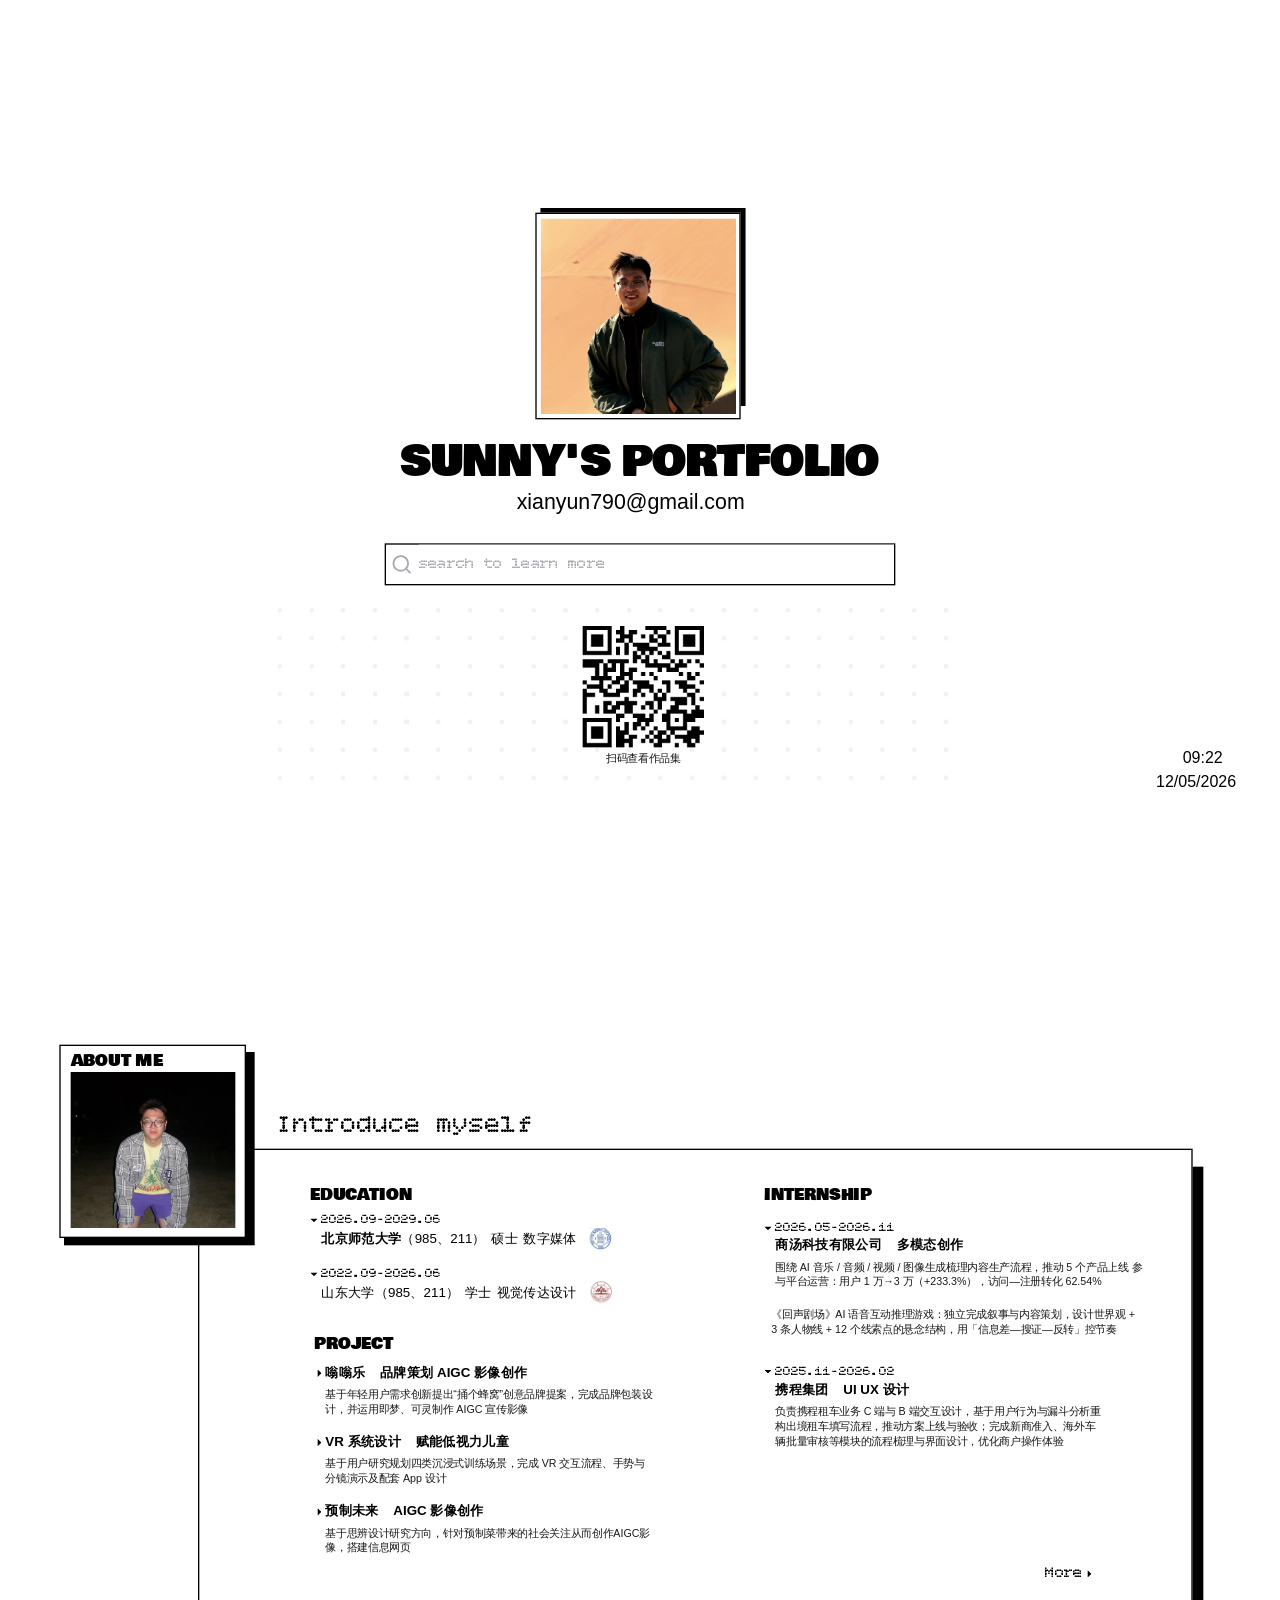
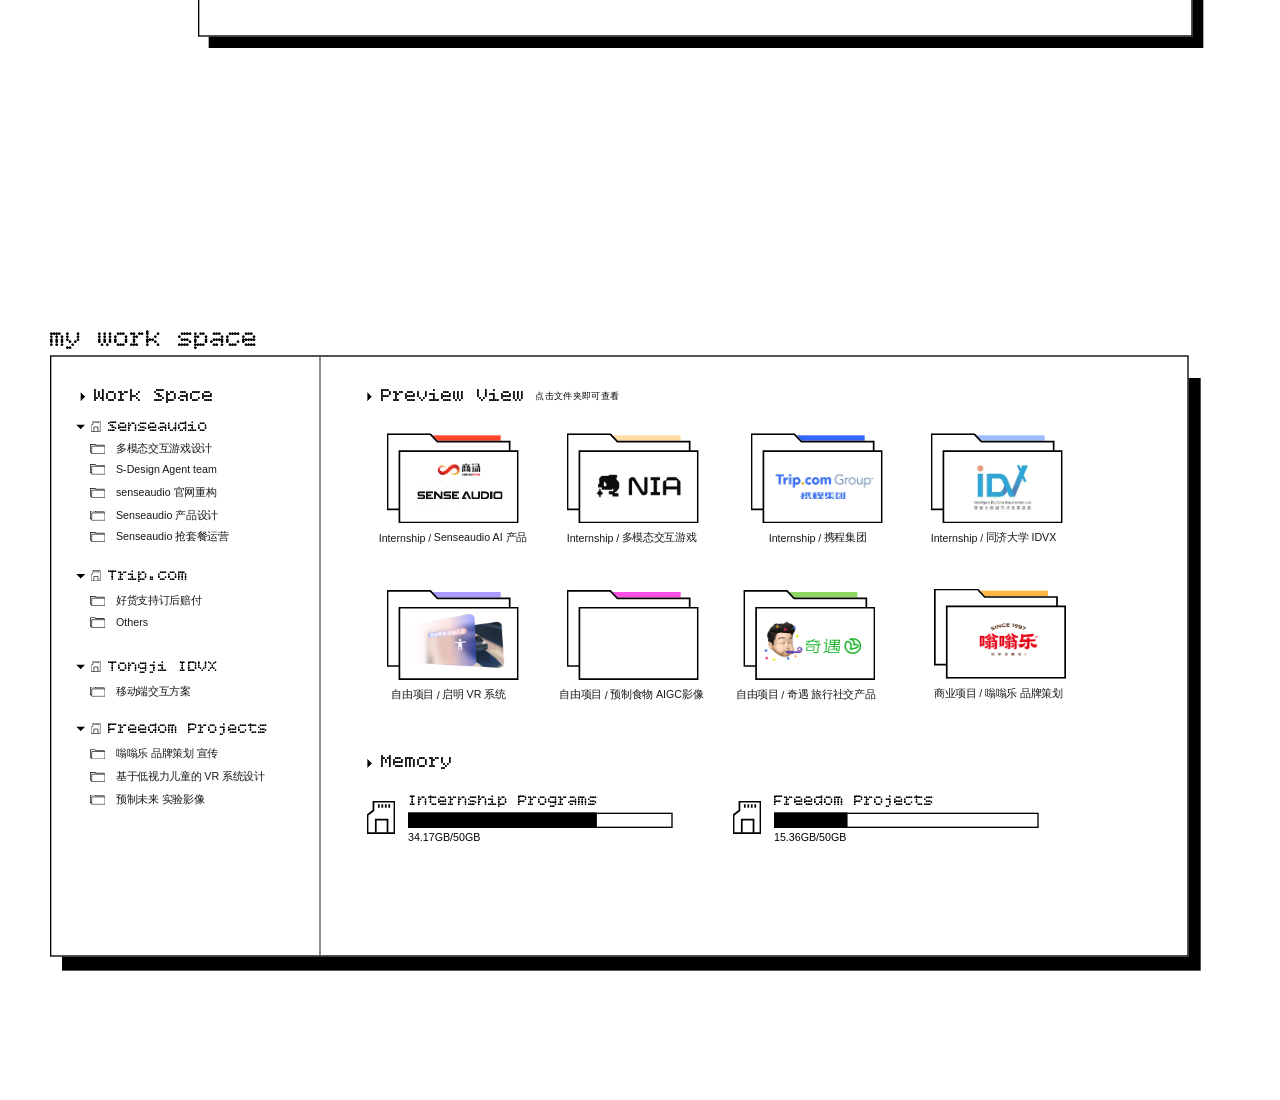
<file: index.html>
<!doctype html>
<html lang="zh-CN"><head><meta charset="UTF-8"/><meta name="viewport" content="width=device-width,initial-scale=1.0"/><meta name="theme-color" content="#ffffff"/><meta name="description" content="Sunny's Portfolio — AI 产品设计、交互设计与创意项目。"/><title>Sunny's Portfolio</title>  <script type="module" crossorigin src="/assets/main-Ce7a6nRj.js"></script>
  <link rel="modulepreload" crossorigin href="/assets/client-C2z1imTY.js">
  <link rel="stylesheet" crossorigin href="/assets/main-CUCRFMHK.css">
  <link rel="stylesheet" crossorigin href="/assets/styles-B32Pk4NV.css">
</head><body><div id="root"></div></body></html>
</file>
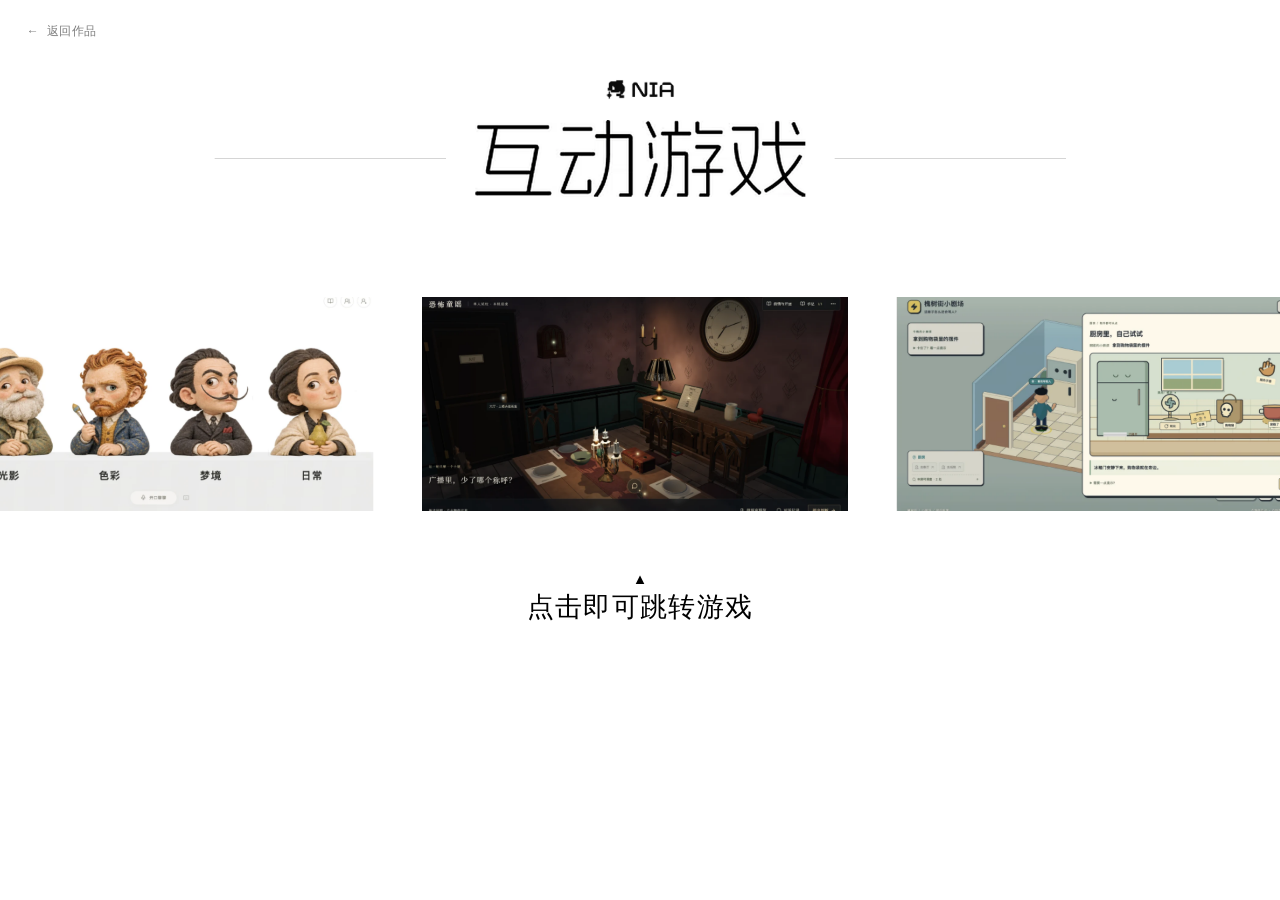
<file: games/index.html>
<!doctype html>
<html lang="zh-CN">
  <head>
    <meta charset="UTF-8" />
    <meta name="viewport" content="width=device-width, initial-scale=1.0" />
    <meta name="theme-color" content="#ffffff" />
    <meta name="description" content="互动游戏 — NIA 的互动叙事游戏作品：AFTERGLOW 艺术家晚宴、恐怖童谣、槐树街小剧场。" />
    <title>互动游戏 · Sunny's Portfolio</title>
    <script type="module" crossorigin src="/assets/games-vUtWRis2.js"></script>
    <link rel="modulepreload" crossorigin href="/assets/client-C2z1imTY.js">
    <link rel="stylesheet" crossorigin href="/assets/styles-B32Pk4NV.css">
  </head>
  <body>
    <div id="root"></div>
  </body>
</html>
</file>
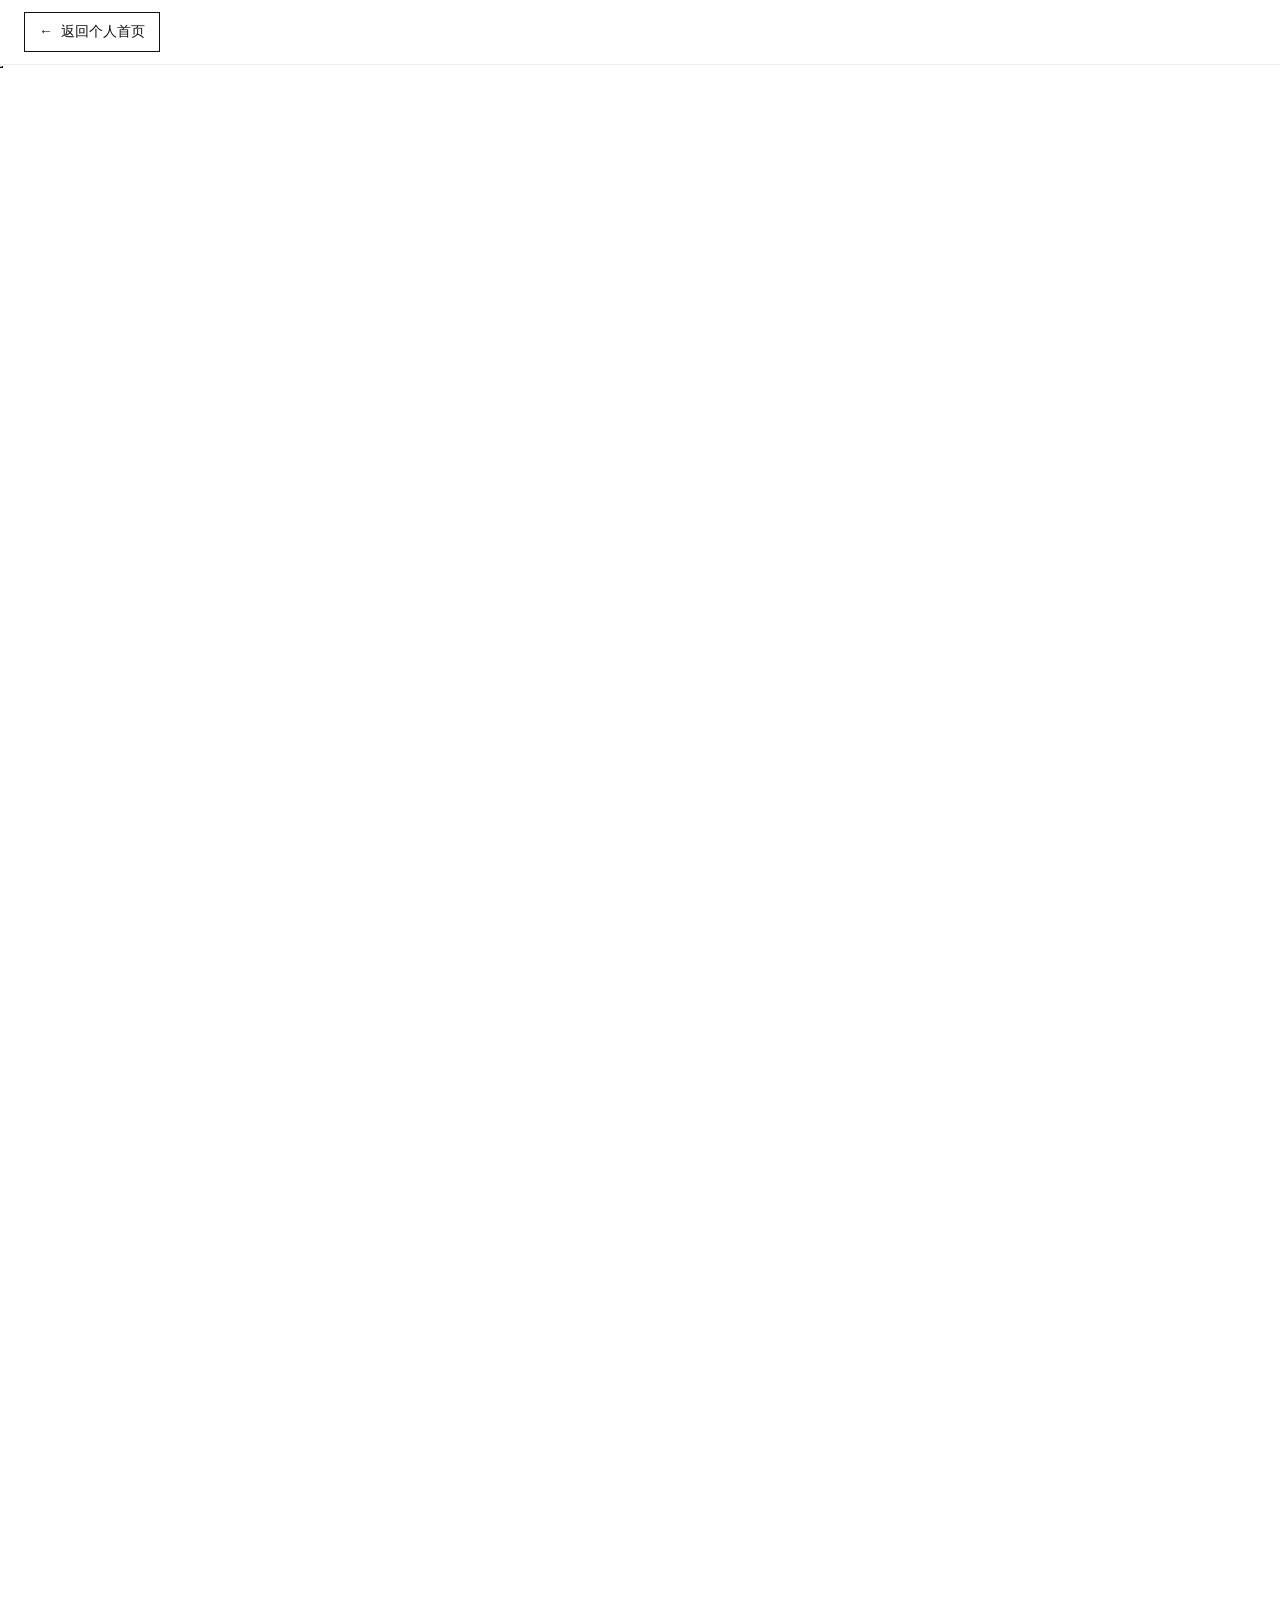
<file: projects/future/index.html>
<!doctype html>
<html lang="zh-CN">
  <head>
    <meta charset="UTF-8" />
    <meta name="viewport" content="width=device-width, initial-scale=1.0" />
    <meta name="theme-color" content="#ffffff" />
    <meta name="description" content="预制未来：以思辨设计探索未来食物、工业化饮食与人类感官之间的关系。" />
    <title>预制未来 · Sunny's Portfolio</title>
    <link rel="preload" href="/assets/projects/future/fangyuan-variable.woff2" as="font" type="font/woff2" crossorigin />
    <script type="module" crossorigin src="/assets/future-hkHeg68M.js"></script>
    <link rel="modulepreload" crossorigin href="/assets/client-C2z1imTY.js">
    <link rel="stylesheet" crossorigin href="/assets/future-UjPYVy6n.css">
    <link rel="stylesheet" crossorigin href="/assets/project-navigation-v4YT9tuy.css">
  </head>
  <body>
    <div id="root"></div>
  </body>
</html>
</file>
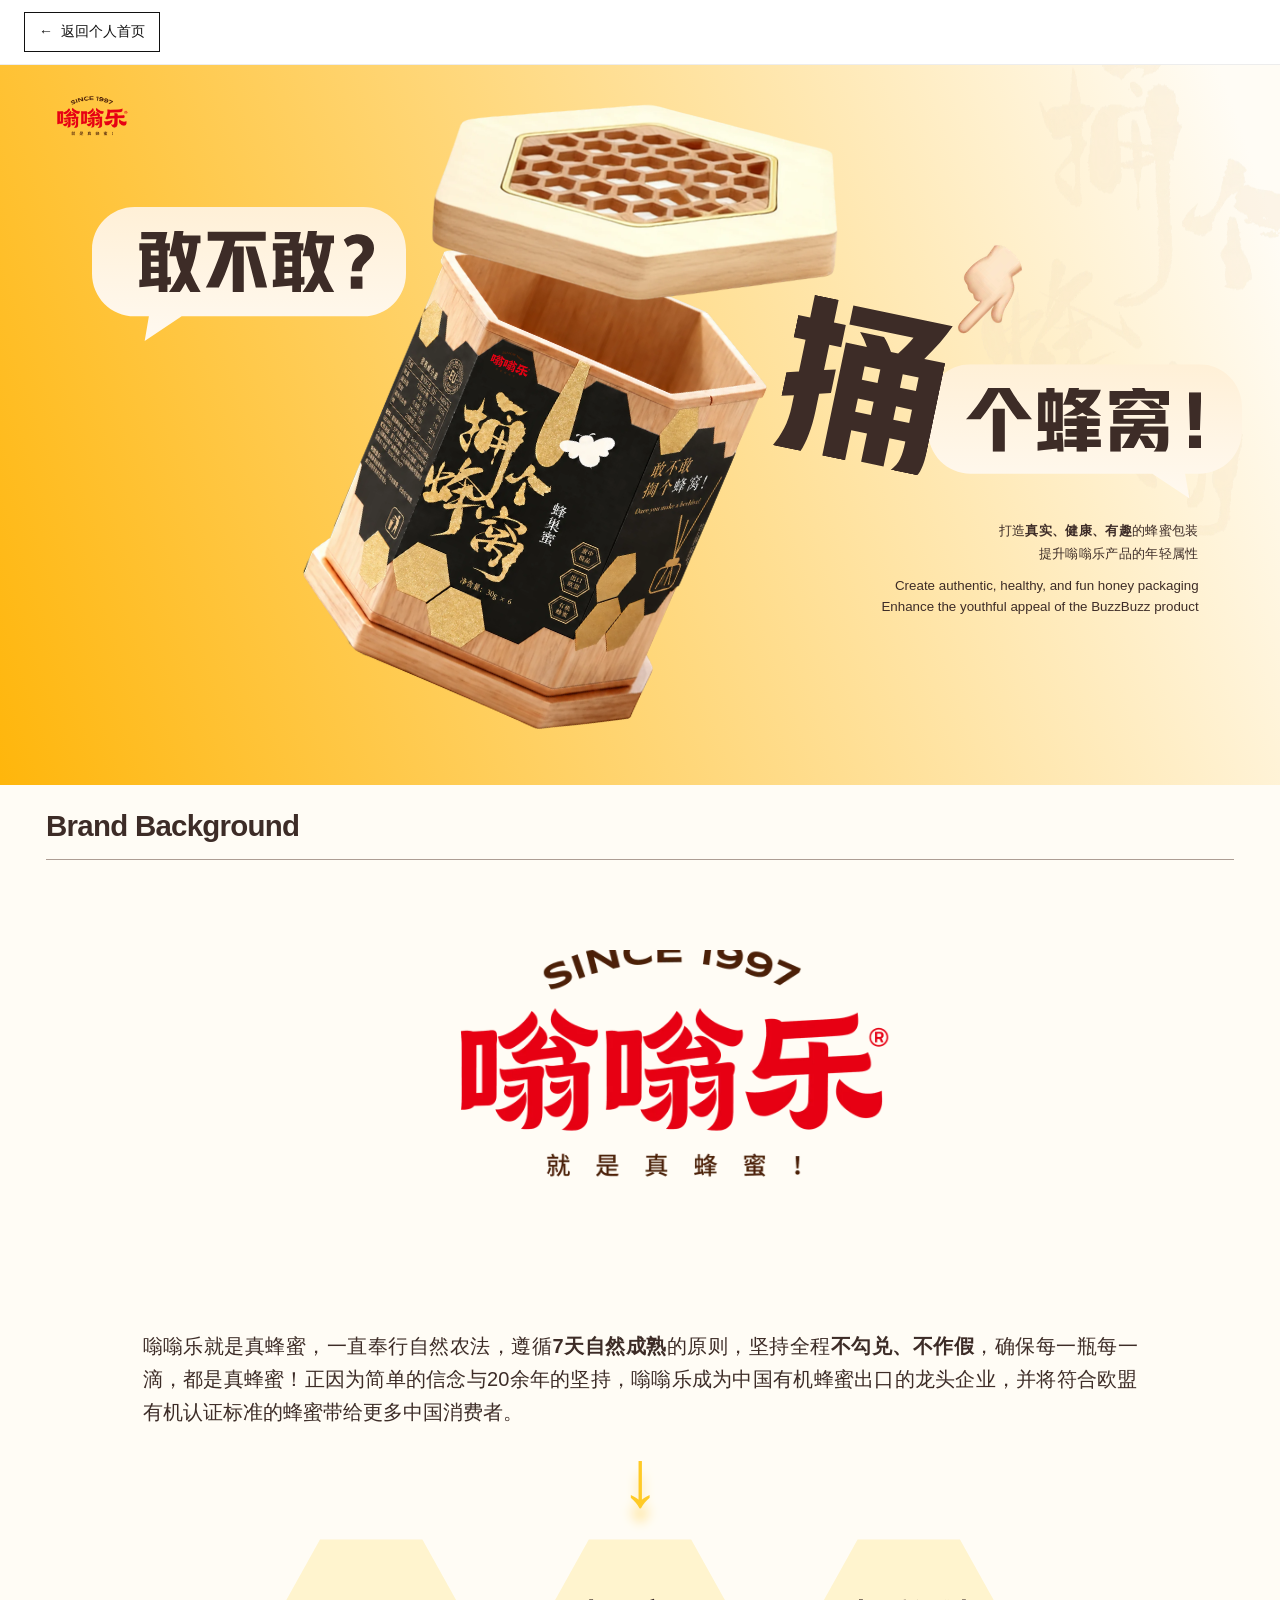
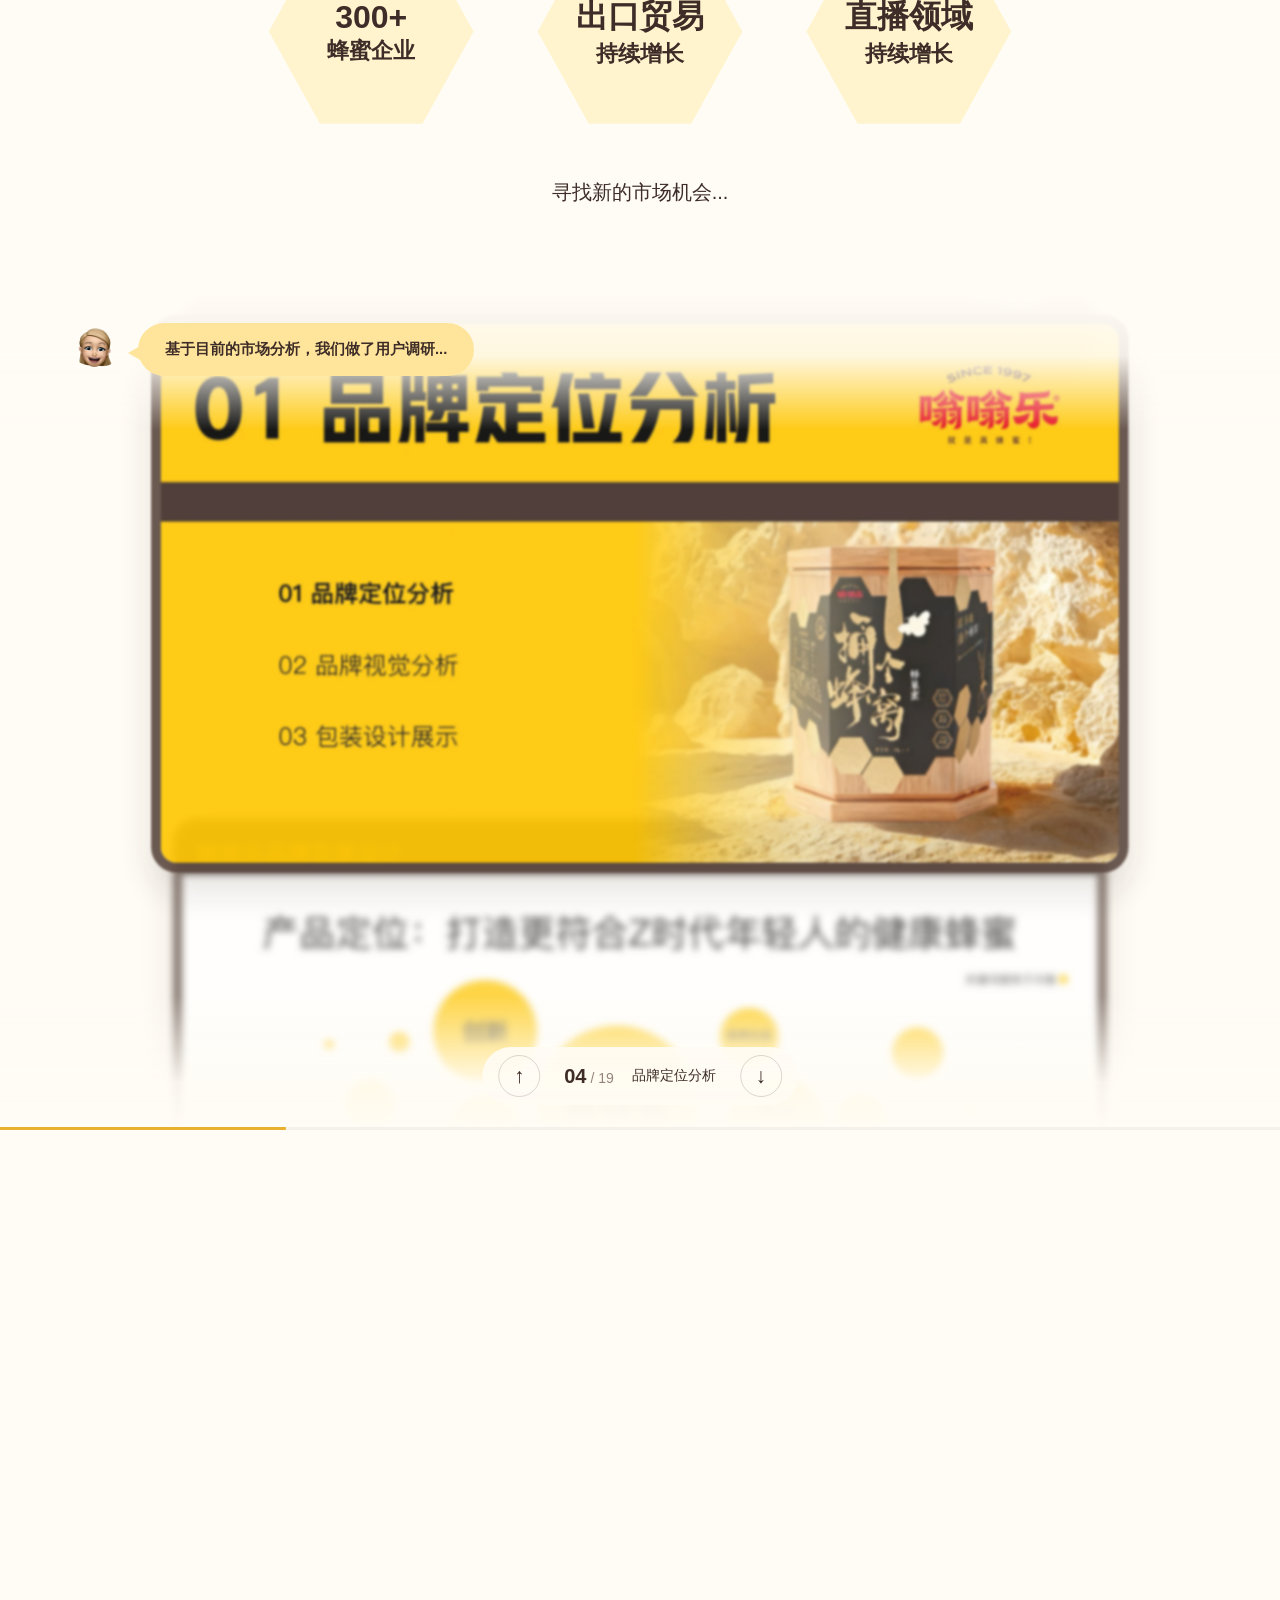
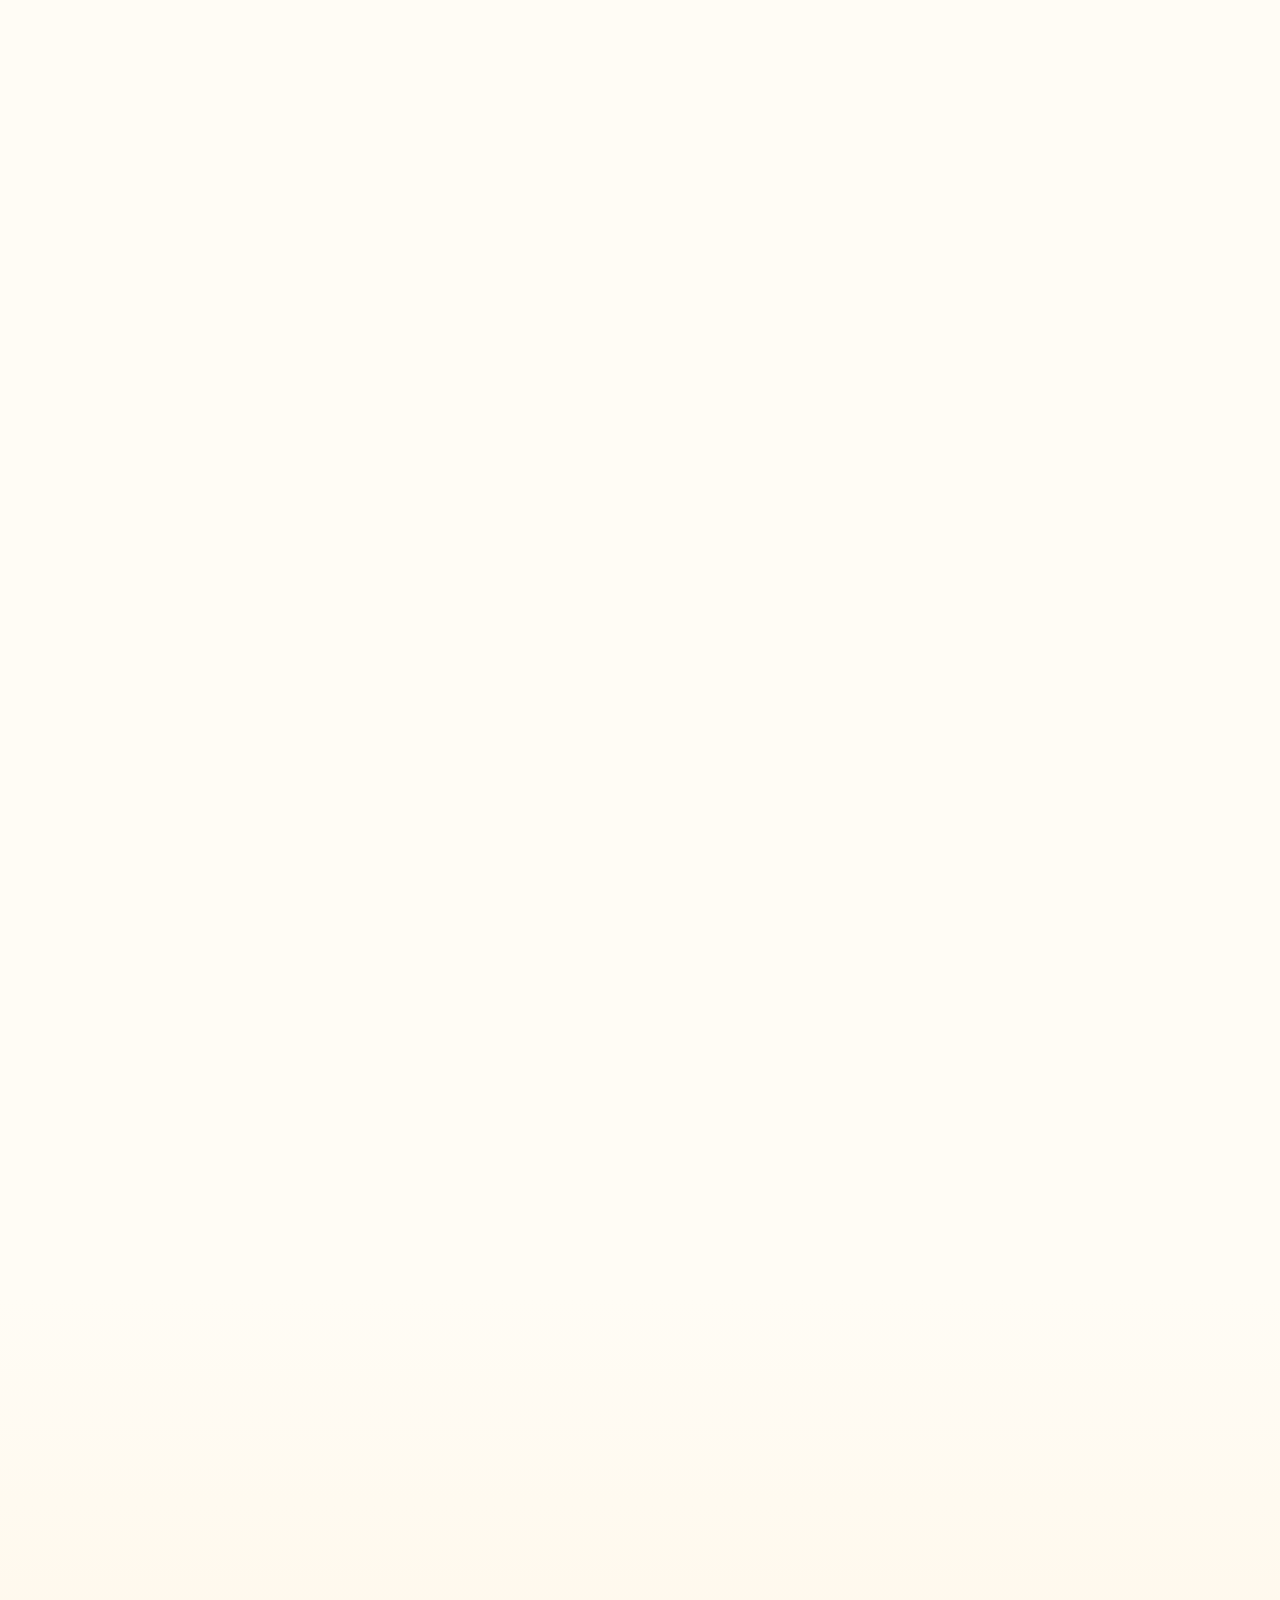
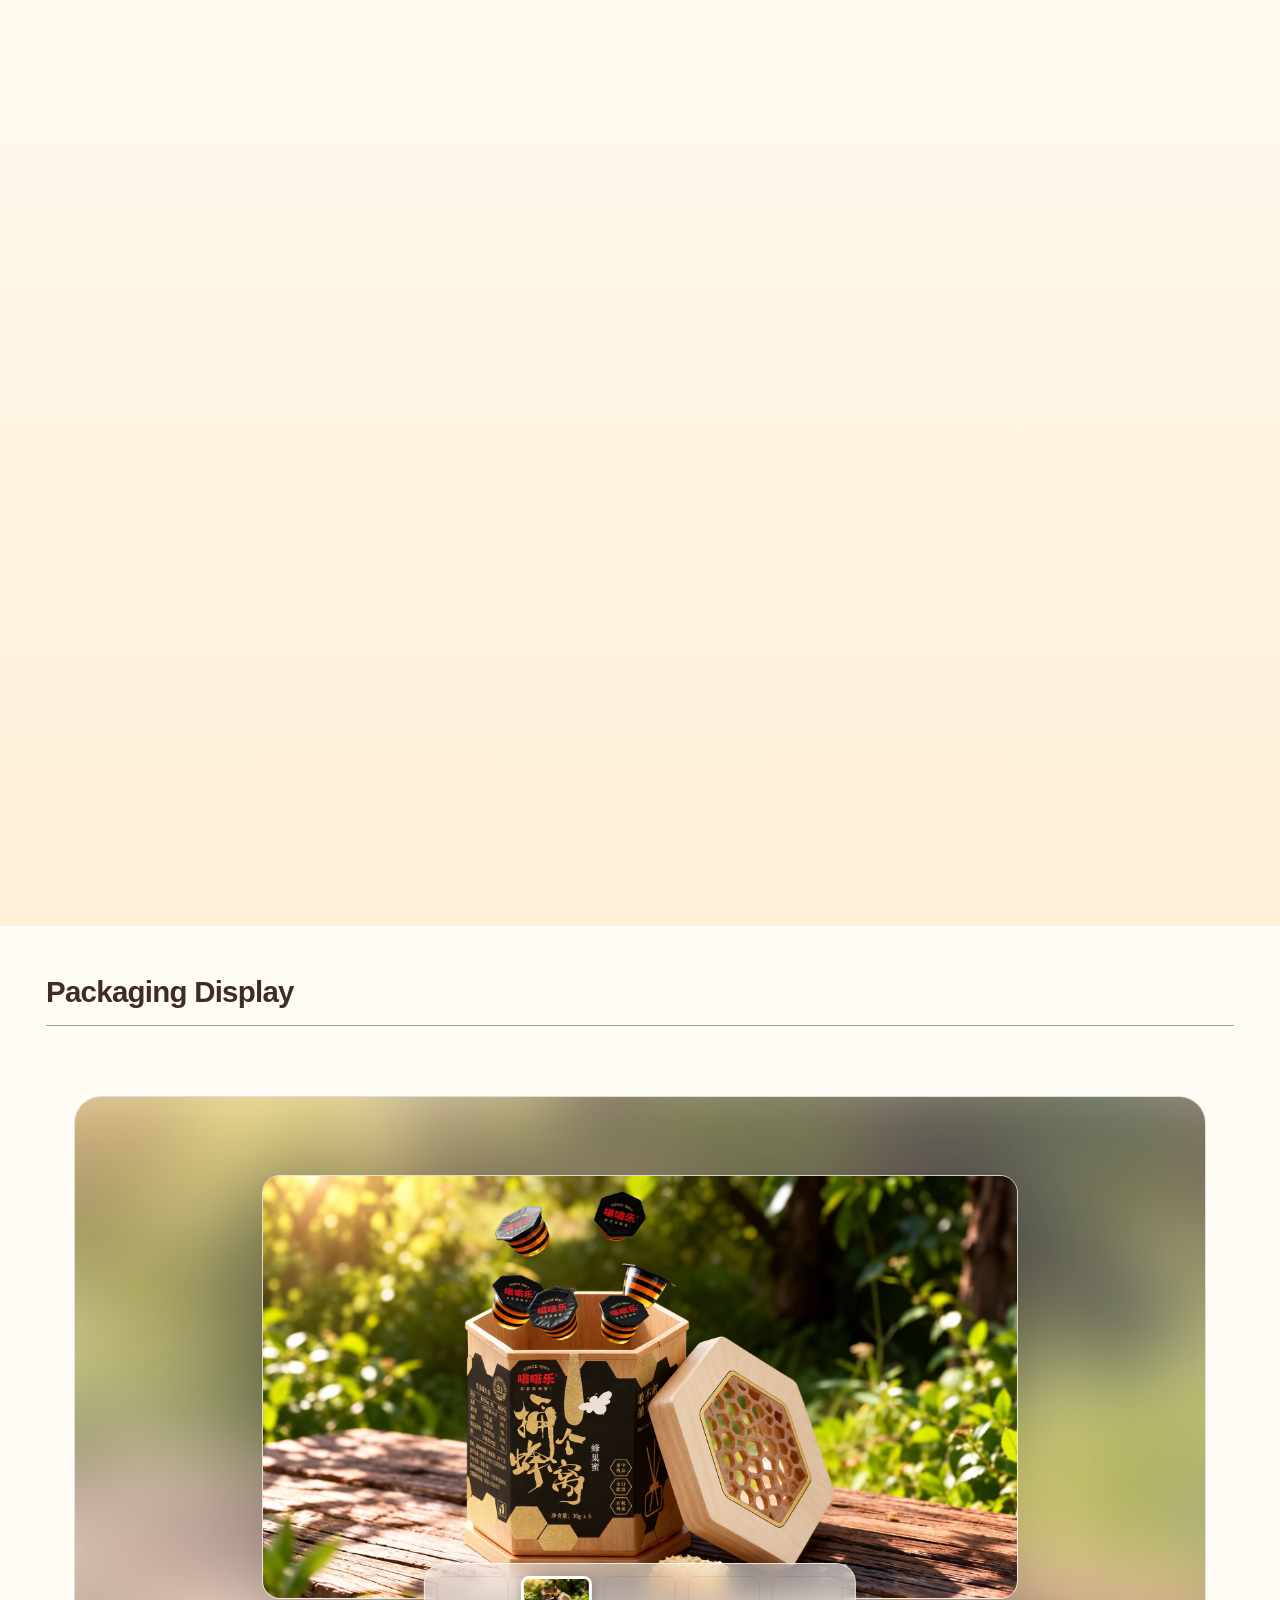
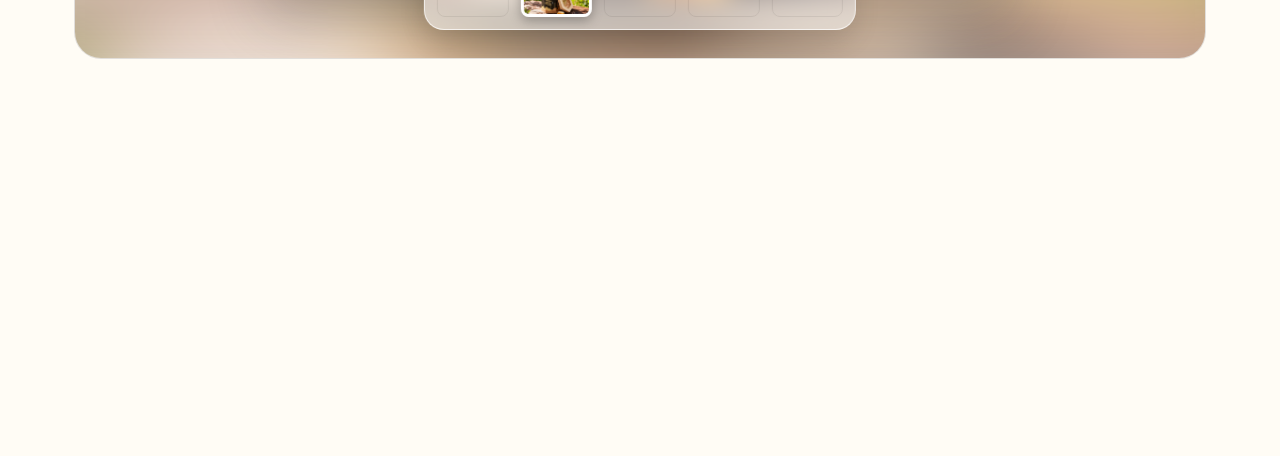
<file: projects/honey/index.html>
<!doctype html>
<html lang="zh-CN">
<head>
  <meta charset="UTF-8" />
  <meta name="viewport" content="width=device-width, initial-scale=1.0" />
  <base href="/projects/honey/" />
  <meta name="theme-color" content="#fffcf5" />
  <meta name="description" content="嗡嗡乐蜂蜜品牌包装设计与视觉展示" />
  <title>嗡嗡乐｜品牌包装设计</title>
  <link rel="stylesheet" href="styles.css?v=3" />
  <link rel="stylesheet" href="research.css?v=3" />
  <link rel="stylesheet" href="project-navigation.css?v=1" />
</head>
<body>
  <nav class="project-nav" aria-label="项目导航">
    <div class="project-nav-inner">
      <a class="project-home" href="/#home"><span aria-hidden="true">←</span><span>返回个人首页</span></a>
    </div>
  </nav>
  <main>
    <section class="hero" aria-label="嗡嗡乐品牌包装设计">
      <div class="hero-canvas" data-node-id="198:51">
        <img class="hero-calligraphy" srcset="assets/hero-calligraphy-mobile.webp 960w, assets/hero-calligraphy.webp 2200w" sizes="100vw" src="assets/hero-calligraphy.webp" alt="" />
        <div class="hero-bubble-right"><img src="assets/hero-bubble-right.svg" alt="" /></div>
        <div class="hero-product" aria-hidden="true">
          <div class="hero-jar-clip"><img srcset="assets/hero-jar-mobile.webp 960w, assets/hero-jar.webp 2200w" sizes="100vw" src="assets/hero-jar.webp" alt="" /></div>
          <img class="hero-logo-mask" src="assets/hero-logo-mask.svg" alt="" />
          <div class="hero-product-logo"><img loading="lazy" decoding="async" srcset="assets/brand-logo-mobile.webp 960w, assets/brand-logo.webp 2200w" sizes="100vw" src="assets/brand-logo.webp" alt="" /></div>
        </div>
        <div class="hero-copy">
          <p class="hero-caption">打造<strong>真实、健康、有趣</strong>的蜂蜜包装</p>
          <p class="hero-caption-second">提升嗡嗡乐产品的年轻属性</p>
          <p class="hero-caption-en">Create authentic, healthy, and fun honey packaging</p>
          <p class="hero-caption-en-second">Enhance the youthful appeal of the BuzzBuzz product</p>
        </div>
        <img class="hero-hand" src="assets/hero-hand.webp" alt="" />
        <div class="hero-lid"><img srcset="assets/hero-decoration-mobile.webp 960w, assets/hero-decoration.webp 2200w" sizes="100vw" src="assets/hero-decoration.webp" alt="" /></div>
        <img class="hero-bubble-left" src="assets/hero-bubble-left.svg" alt="敢不敢？" />
        <img class="hero-char-one" src="assets/hero-character-one.svg" alt="！" />
        <img class="hero-char-two" src="assets/hero-character-two.svg" alt="窝" />
        <img class="hero-char-three" src="assets/hero-character-three.svg" alt="蜂" />
        <img class="hero-char-four" src="assets/hero-character-four.svg" alt="个" />
        <img class="hero-big-character" src="assets/hero-arrow.svg" alt="掏" />
        <div class="hero-logo"><img loading="lazy" decoding="async" srcset="assets/brand-logo-mobile.webp 960w, assets/brand-logo.webp 2200w" sizes="100vw" src="assets/brand-logo.webp" alt="嗡嗡乐，就是真蜂蜜" /></div>
      </div>
    </section>

    <section class="background-section" id="background">
      <div class="section-heading"><h2>Brand Background</h2></div>
      <div class="brand-mark"><img loading="lazy" decoding="async" srcset="assets/brand-logo-mobile.webp 960w, assets/brand-logo.webp 2200w" sizes="100vw" src="assets/brand-logo.webp" alt="嗡嗡乐品牌标识" /></div>
      <p class="brand-story">嗡嗡乐就是真蜂蜜，一直奉行自然农法，遵循<strong>7天自然成熟</strong>的原则，坚持全程<strong>不勾兑、不作假</strong>，确保每一瓶每一滴，都是真蜂蜜！正因为简单的信念与20余年的坚持，嗡嗡乐成为中国有机蜂蜜出口的龙头企业，并将符合欧盟有机认证标准的蜂蜜带给更多中国消费者。</p>
      <div class="honey-arrow" aria-hidden="true">↓</div>
      <div class="honey-facts" aria-label="品牌背景信息">
        <div class="hex"><strong>300+</strong><span>蜂蜜企业</span></div>
        <div class="hex"><strong>出口贸易</strong><span>持续增长</span></div>
        <div class="hex"><strong>直播领域</strong><span>持续增长</span></div>
      </div>
      <p class="opportunity">寻找新的市场机会...</p>
    </section>

    <section class="research-section" id="research" aria-label="嗡嗡乐完整设计提案">
      <div class="research-scroll" id="research-scroll">
        <div class="research-stage" tabindex="0" aria-label="完整提案，共 19 页；上下滚动浏览，也可使用方向键">
          <div class="research-intro"><img loading="lazy" decoding="async" src="assets/survey-icon.webp" alt="" /><span>基于目前的市场分析，我们做了用户调研...</span></div>
          <div class="research-deck">
            <figure class="proposal-card" data-page="1" aria-hidden="false"><img src="assets/proposal/1.webp" alt="第 1 页：品牌封面 · 捅个蜂窝" width="3200" height="1800" loading="eager" decoding="async" /><figcaption>品牌封面 · 捅个蜂窝</figcaption></figure>
            <figure class="proposal-card" data-page="2" aria-hidden="true"><img data-src="assets/proposal/2.webp" alt="第 2 页：品牌背景与市场洞察" width="3200" height="1800" loading="lazy" decoding="async" /><figcaption>品牌背景与市场洞察</figcaption></figure>
            <figure class="proposal-card" data-page="3" aria-hidden="true"><img data-src="assets/proposal/3.webp" alt="第 3 页：提案目录" width="3200" height="1800" loading="lazy" decoding="async" /><figcaption>提案目录</figcaption></figure>
            <figure class="proposal-card" data-page="4" aria-hidden="true"><img data-src="assets/proposal/4.webp" alt="第 4 页：品牌定位分析" width="3200" height="1800" loading="lazy" decoding="async" /><figcaption>品牌定位分析</figcaption></figure>
            <figure class="proposal-card" data-page="5" aria-hidden="true"><img data-src="assets/proposal/5.webp" alt="第 5 页：产品定位 · Z 世代健康蜂蜜" width="3200" height="1800" loading="lazy" decoding="async" /><figcaption>产品定位 · Z 世代健康蜂蜜</figcaption></figure>
            <figure class="proposal-card" data-page="6" aria-hidden="true"><img data-src="assets/proposal/6.webp" alt="第 6 页：目标用户画像" width="3200" height="1800" loading="lazy" decoding="async" /><figcaption>目标用户画像</figcaption></figure>
            <figure class="proposal-card" data-page="7" aria-hidden="true"><img data-src="assets/proposal/7.webp" alt="第 7 页：品牌愿景与口号" width="3200" height="1800" loading="lazy" decoding="async" /><figcaption>品牌愿景与口号</figcaption></figure>
            <figure class="proposal-card" data-page="8" aria-hidden="true"><img data-src="assets/proposal/8.webp" alt="第 8 页：蜂巢蜜与消费场景" width="3200" height="1800" loading="lazy" decoding="async" /><figcaption>蜂巢蜜与消费场景</figcaption></figure>
            <figure class="proposal-card" data-page="9" aria-hidden="true"><img data-src="assets/proposal/9.webp" alt="第 9 页：品牌视觉分析" width="3200" height="1800" loading="lazy" decoding="async" /><figcaption>品牌视觉分析</figcaption></figure>
            <figure class="proposal-card" data-page="10" aria-hidden="true"><img data-src="assets/proposal/10.webp" alt="第 10 页：视觉锤 · 蜂窝与六边形" width="3200" height="1800" loading="lazy" decoding="async" /><figcaption>视觉锤 · 蜂窝与六边形</figcaption></figure>
            <figure class="proposal-card" data-page="11" aria-hidden="true"><img data-src="assets/proposal/11.webp" alt="第 11 页：视觉灵感与材质" width="3200" height="1800" loading="lazy" decoding="async" /><figcaption>视觉灵感与材质</figcaption></figure>
            <figure class="proposal-card" data-page="12" aria-hidden="true"><img data-src="assets/proposal/12.webp" alt="第 12 页：品牌愿景延展" width="3200" height="1800" loading="lazy" decoding="async" /><figcaption>品牌愿景延展</figcaption></figure>
            <figure class="proposal-card" data-page="13" aria-hidden="true"><img data-src="assets/proposal/13.webp" alt="第 13 页：包装设计展示" width="3200" height="1800" loading="lazy" decoding="async" /><figcaption>包装设计展示</figcaption></figure>
            <figure class="proposal-card" data-page="14" aria-hidden="true"><img data-src="assets/proposal/14.webp" alt="第 14 页：包装价值介绍" width="3200" height="1800" loading="lazy" decoding="async" /><figcaption>包装价值介绍</figcaption></figure>
            <figure class="proposal-card" data-page="15" aria-hidden="true"><img data-src="assets/proposal/15.webp" alt="第 15 页：包装结构草图" width="3200" height="1800" loading="lazy" decoding="async" /><figcaption>包装结构草图</figcaption></figure>
            <figure class="proposal-card" data-page="16" aria-hidden="true"><img data-src="assets/proposal/16.webp" alt="第 16 页：造型与材料探索" width="3200" height="1800" loading="lazy" decoding="async" /><figcaption>造型与材料探索</figcaption></figure>
            <figure class="proposal-card" data-page="17" aria-hidden="true"><img data-src="assets/proposal/17.webp" alt="第 17 页：六边形木盒结构" width="3200" height="1800" loading="lazy" decoding="async" /><figcaption>六边形木盒结构</figcaption></figure>
            <figure class="proposal-card" data-page="18" aria-hidden="true"><img data-src="assets/proposal/18.webp" alt="第 18 页：外包装与独立蜂蜜杯" width="3200" height="1800" loading="lazy" decoding="async" /><figcaption>外包装与独立蜂蜜杯</figcaption></figure>
            <figure class="proposal-card" data-page="19" aria-hidden="true"><img data-src="assets/proposal/19.webp" alt="第 19 页：包装再利用" width="3200" height="1800" loading="lazy" decoding="async" /><figcaption>包装再利用</figcaption></figure>
          </div>
          <div class="research-toolbar">
            <button type="button" class="research-prev" aria-label="上一页提案" disabled>↑</button>
            <div class="research-page-info" role="status" aria-live="polite" aria-atomic="true"><span class="research-count"><strong id="research-page-number">01</strong><span> / 19</span></span><span id="research-page-title">品牌封面 · 捅个蜂窝</span></div>
            <button type="button" class="research-next" aria-label="下一页提案">↓</button>
          </div>
          <div class="research-track" aria-hidden="true"><span></span></div>
        </div>
      </div>
    </section>


    <section class="packaging-section" id="packaging">
      <div class="section-heading"><h2>Packaging Display</h2></div>
      <div class="gallery" aria-label="包装设计图片展示">
        <div class="gallery-blur" id="gallery-blur" aria-hidden="true"></div>
        <img loading="lazy" decoding="async" class="gallery-main" id="gallery-main" srcset="assets/gallery-two-mobile.webp 960w, assets/gallery-two.webp 2200w" sizes="100vw" src="assets/gallery-two.webp" alt="嗡嗡乐蜂蜜包装设计，林间蜂蜜罐" />
        <div class="gallery-thumbs" role="group" aria-label="选择包装展示图片">
          <button type="button" data-index="0" aria-label="查看第 1 张包装图片"><img loading="lazy" decoding="async" srcset="assets/gallery-one-mobile.webp 960w, assets/gallery-one.webp 2200w" sizes="100vw" src="assets/gallery-one.webp" alt="" /></button>
          <button type="button" data-index="1" class="selected" aria-label="查看第 2 张包装图片" aria-pressed="true"><img loading="lazy" decoding="async" srcset="assets/gallery-two-mobile.webp 960w, assets/gallery-two.webp 2200w" sizes="100vw" src="assets/gallery-two.webp" alt="" /></button>
          <button type="button" data-index="2" aria-label="查看第 3 张包装图片"><img loading="lazy" decoding="async" srcset="assets/gallery-three-mobile.webp 960w, assets/gallery-three.webp 2200w" sizes="100vw" src="assets/gallery-three.webp" alt="" /></button>
          <button type="button" data-index="3" aria-label="查看第 4 张包装图片"><img loading="lazy" decoding="async" srcset="assets/gallery-four-mobile.webp 960w, assets/gallery-four.webp 2200w" sizes="100vw" src="assets/gallery-four.webp" alt="" /></button>
          <button type="button" data-index="4" aria-label="查看第 5 张包装图片"><img loading="lazy" decoding="async" srcset="assets/gallery-five-mobile.webp 960w, assets/gallery-five.webp 2200w" sizes="100vw" src="assets/gallery-five.webp" alt="" /></button>
        </div>
      </div>
    </section>
  </main>
  <script src="script.js?v=3" defer></script>
  <script src="research.js?v=4" defer></script>
</body>
</html>
</file>
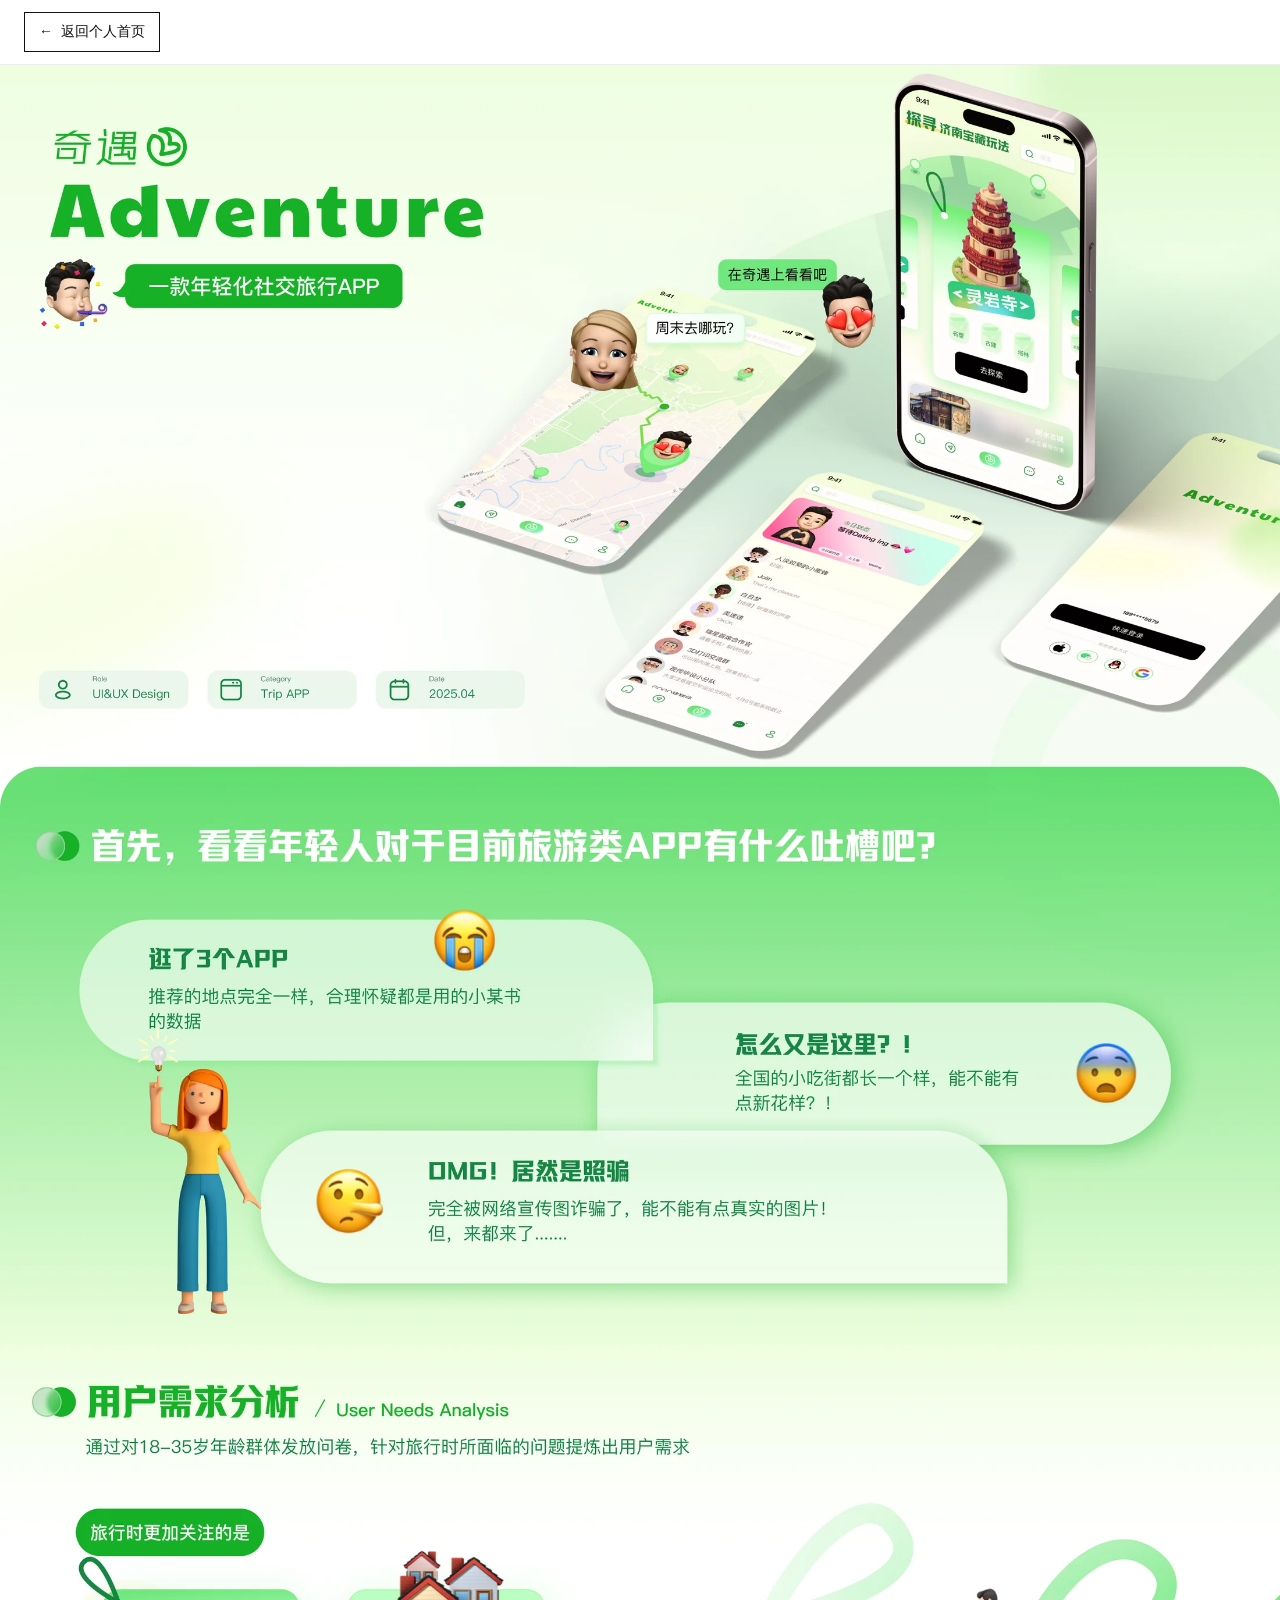
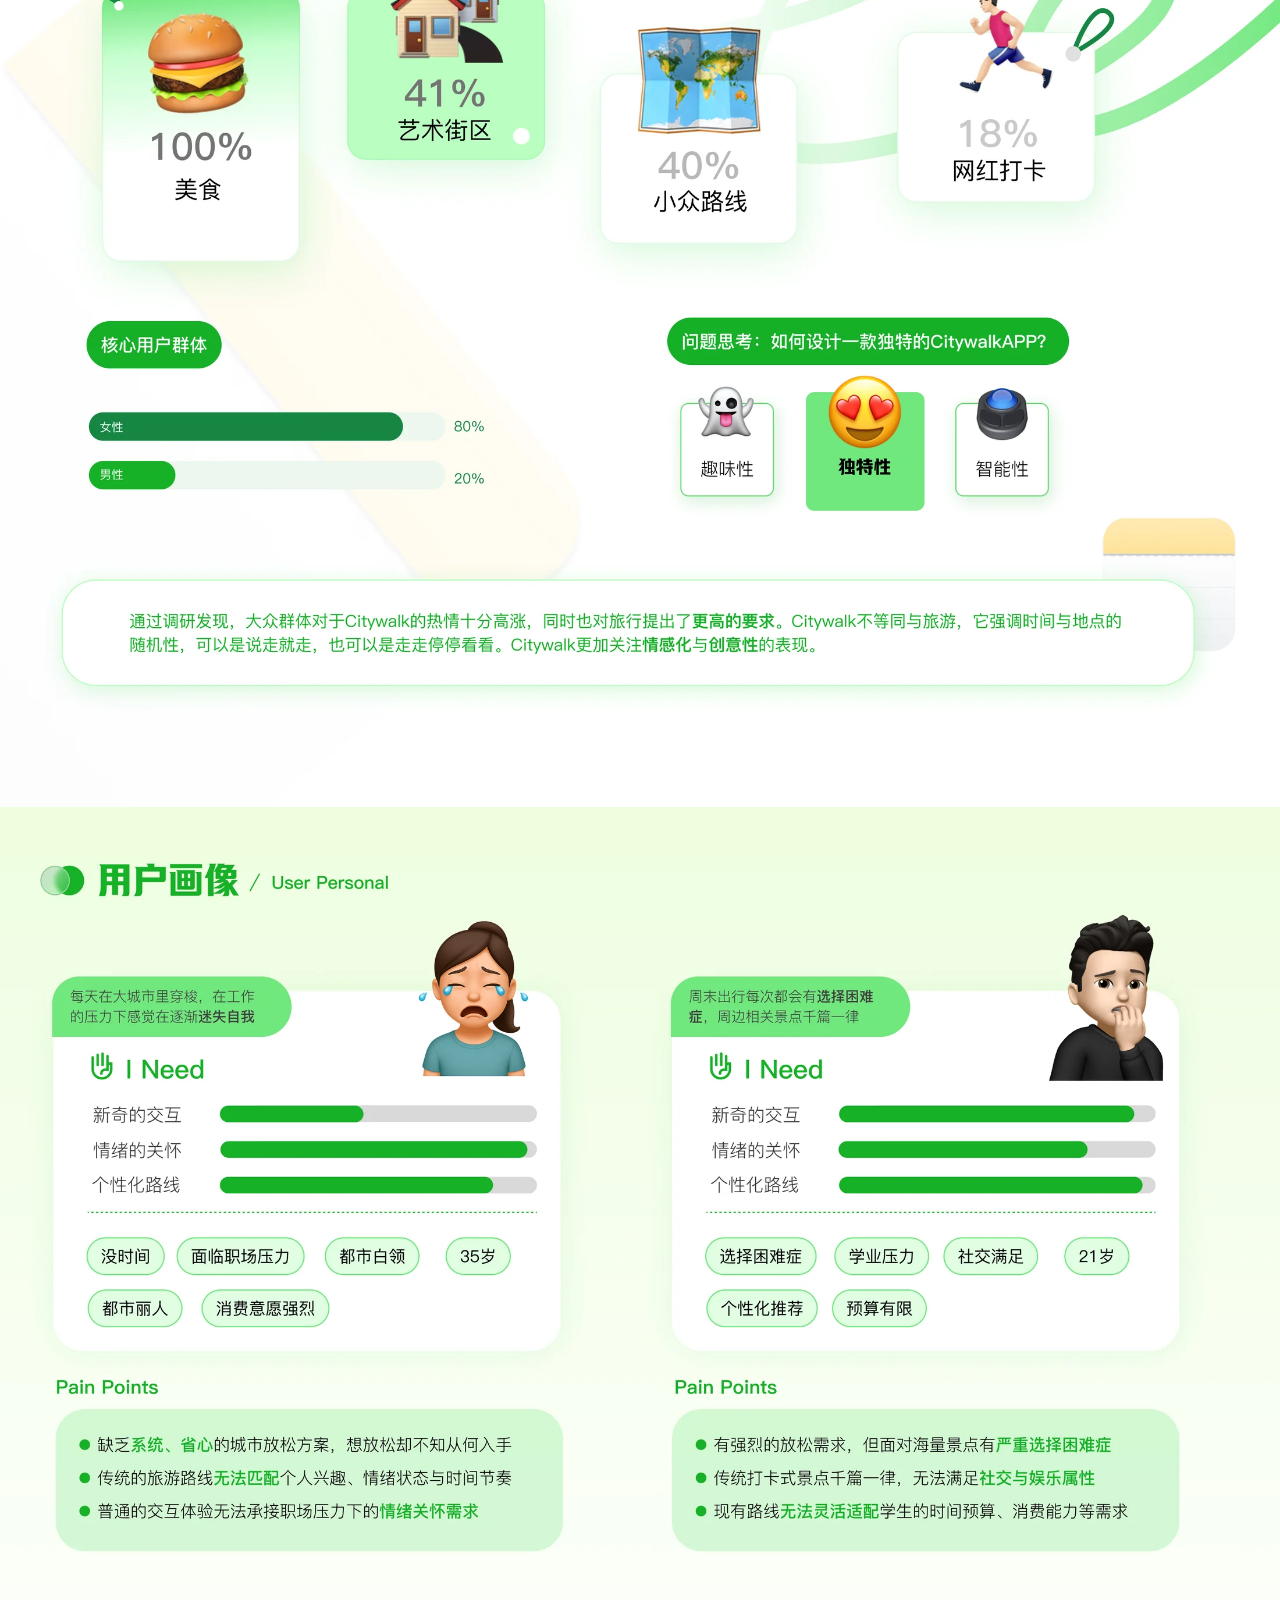
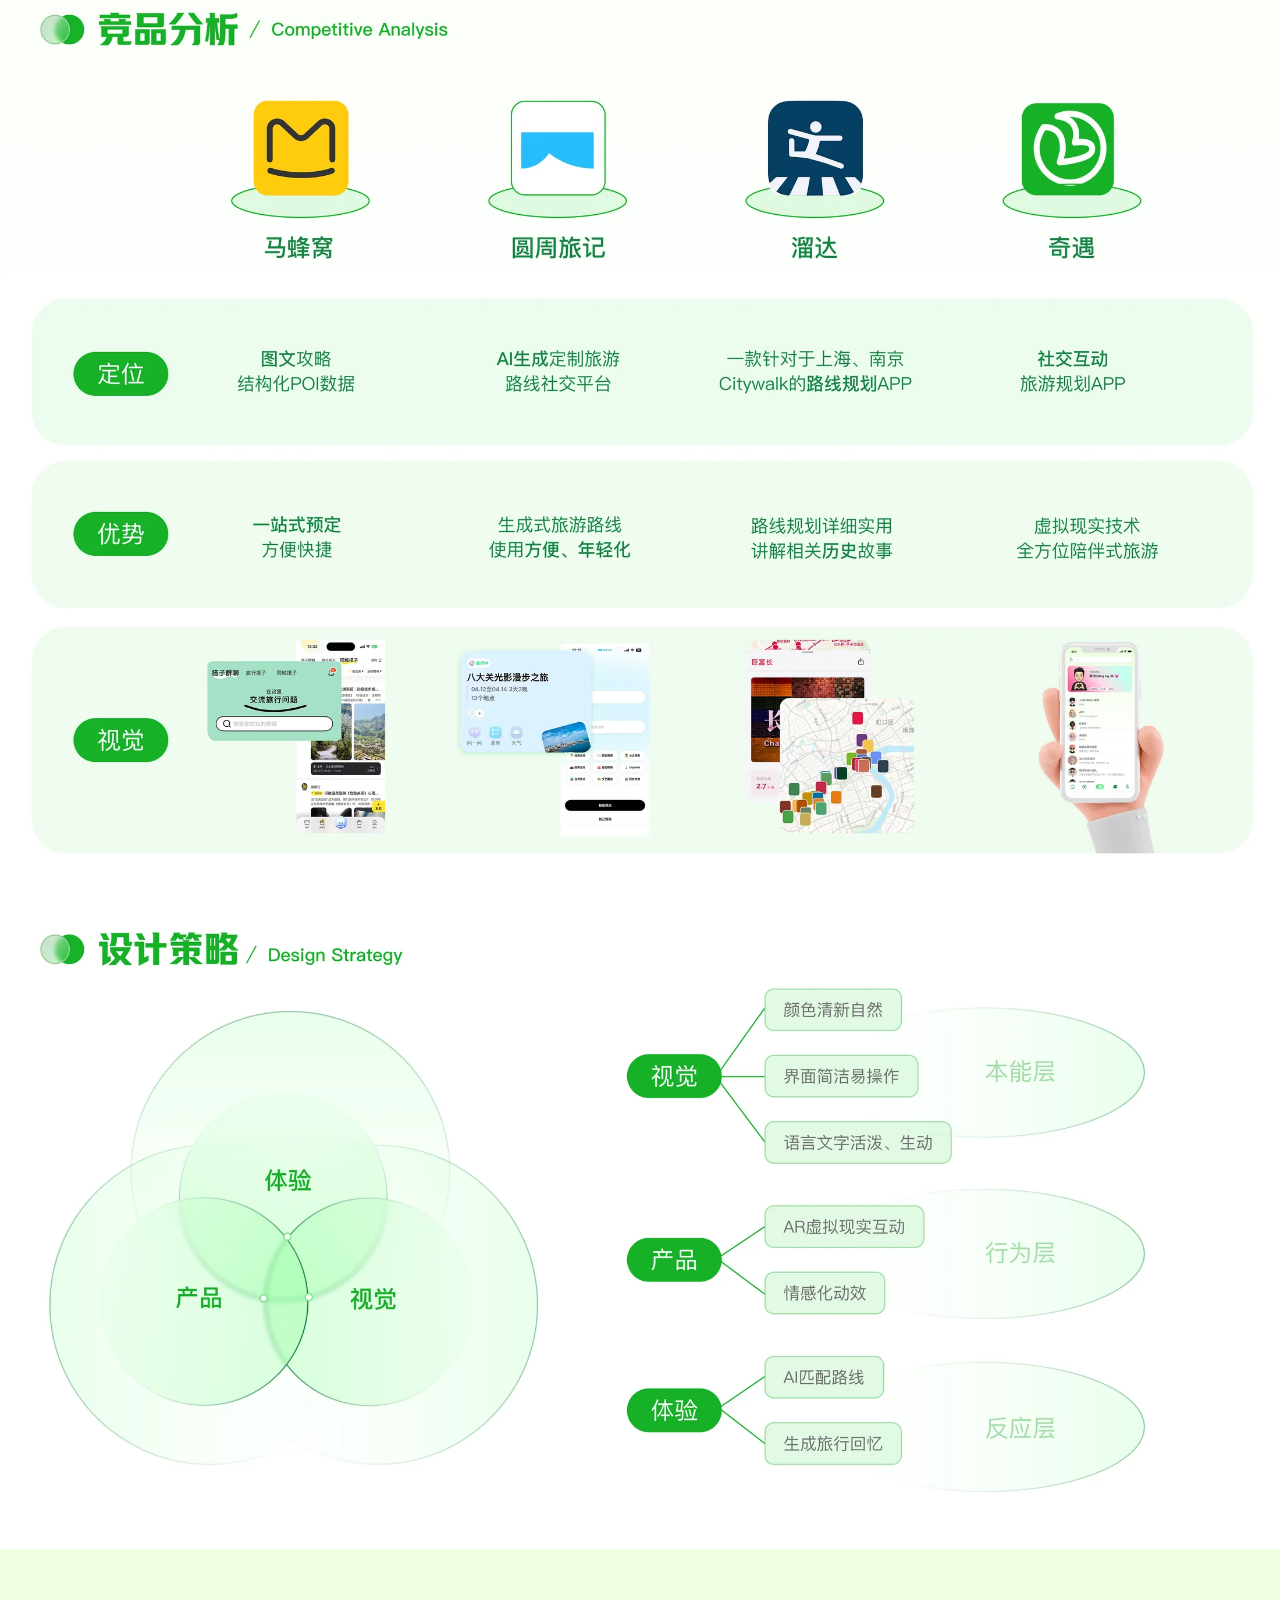
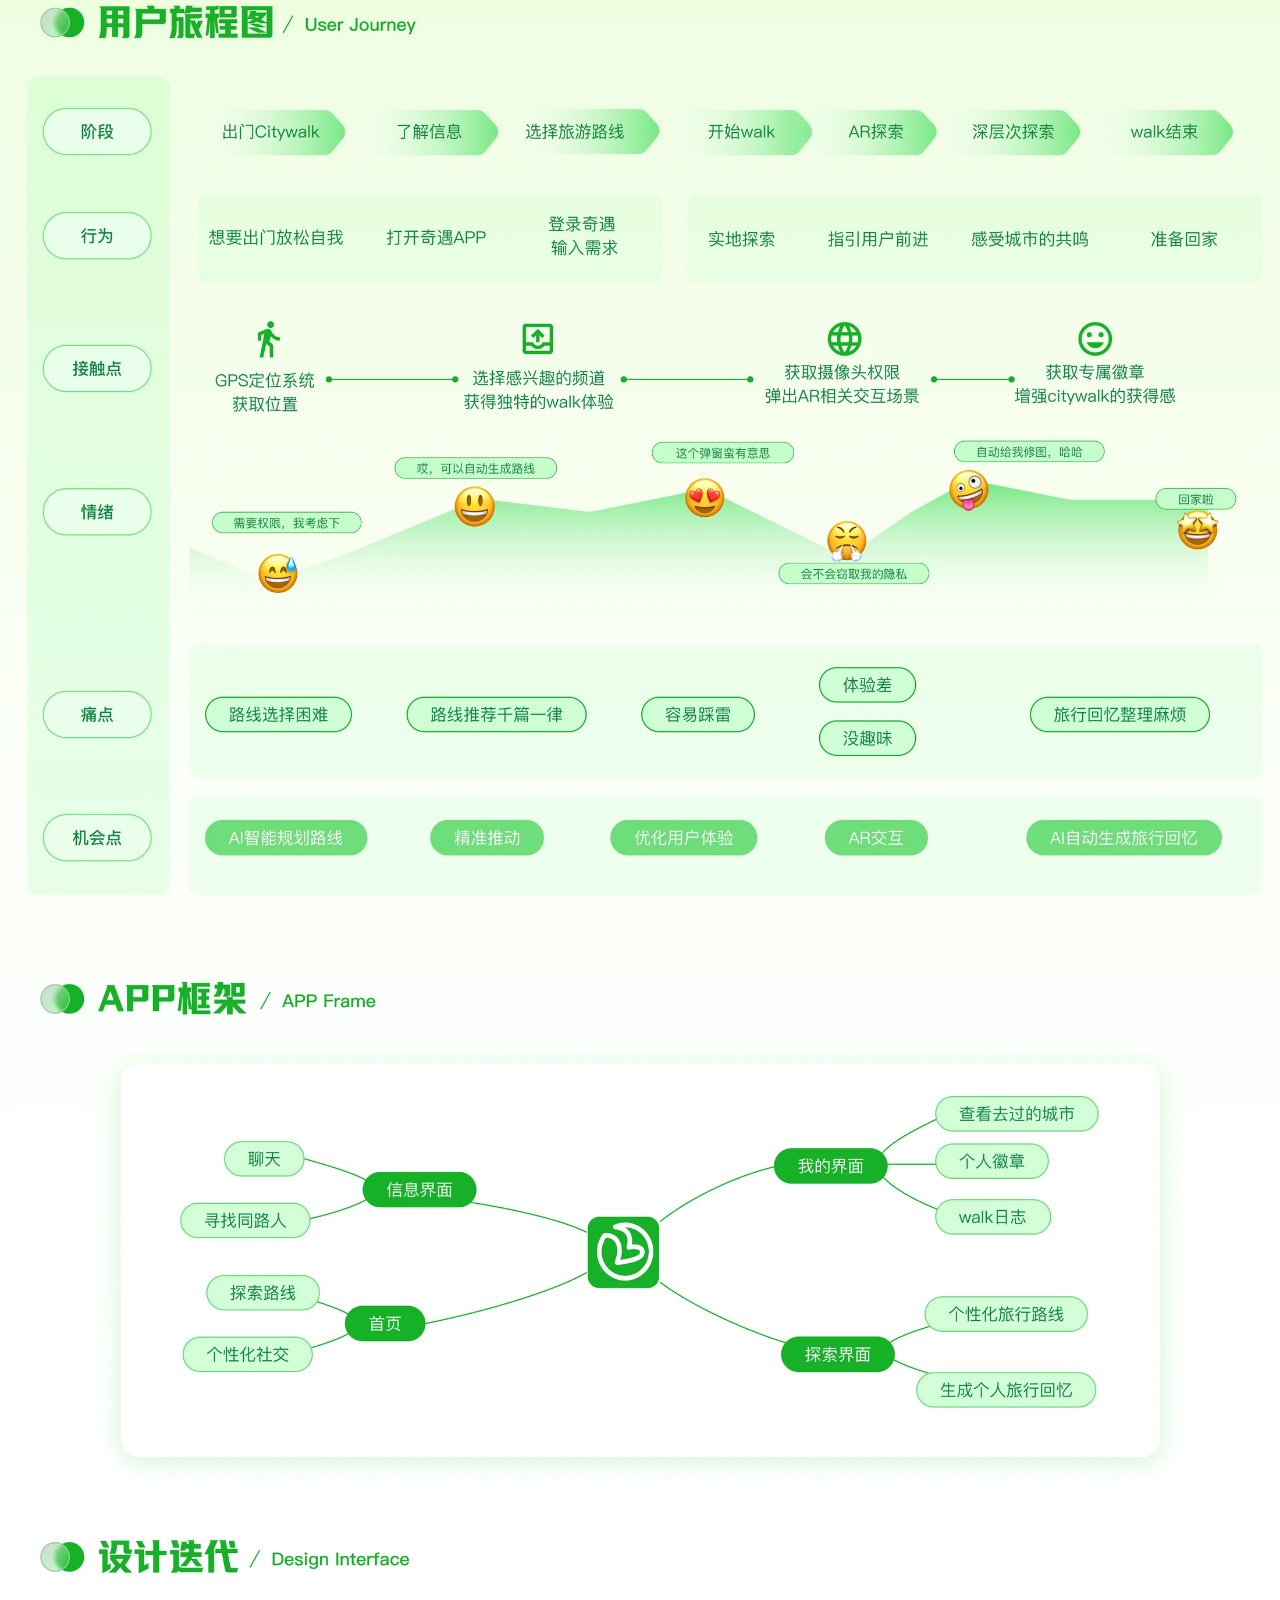
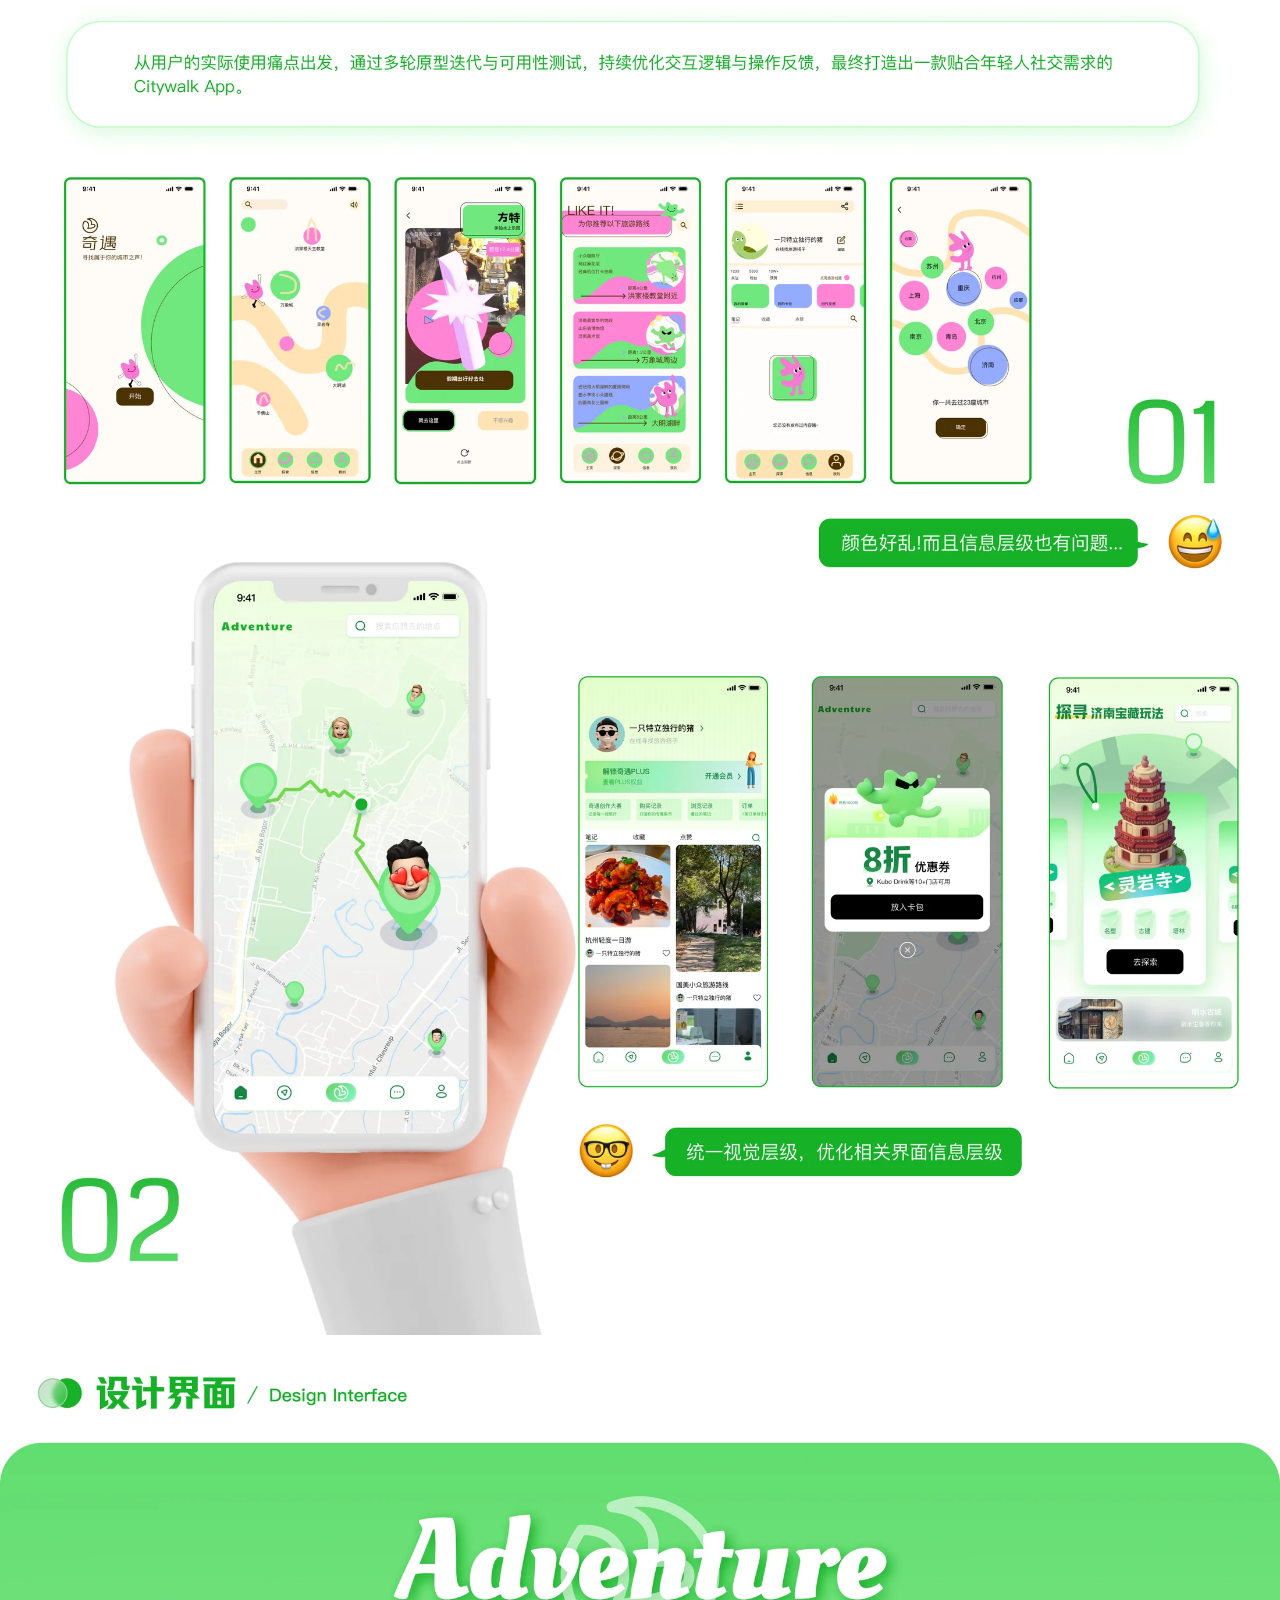
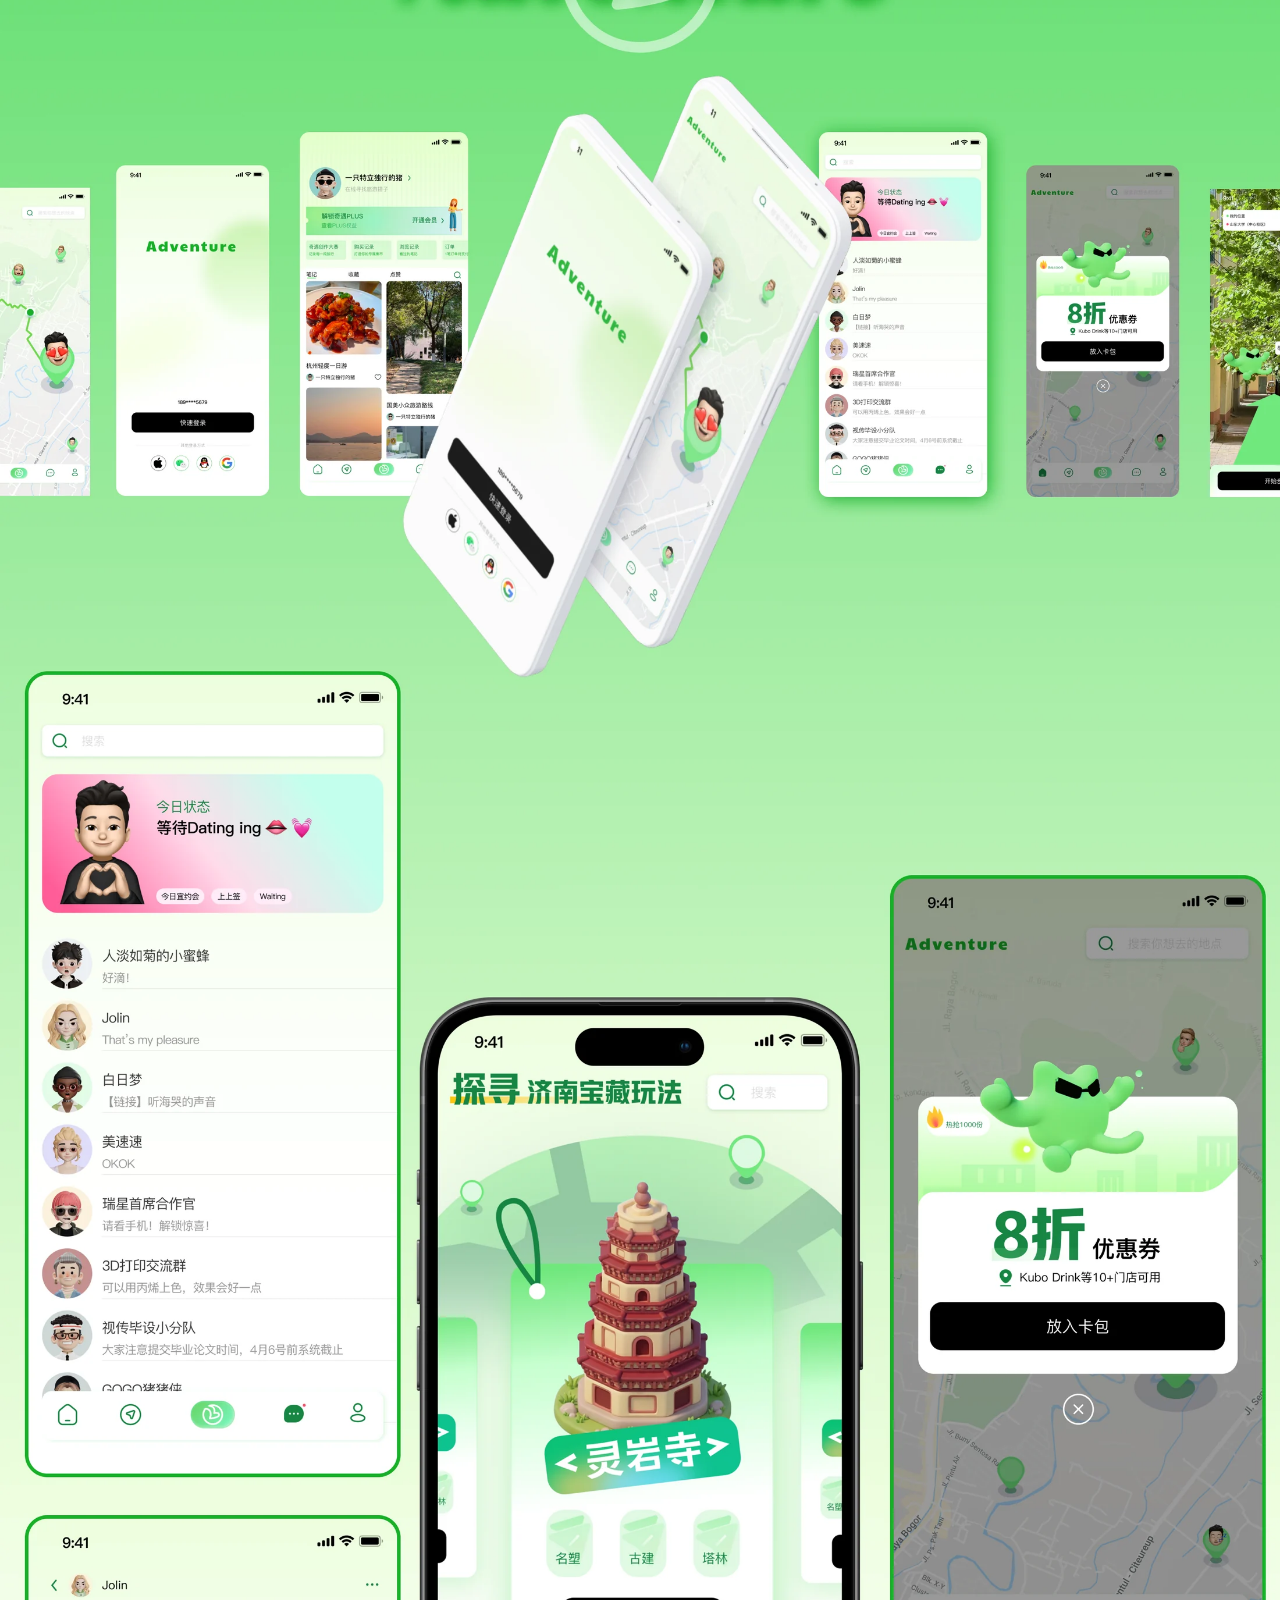
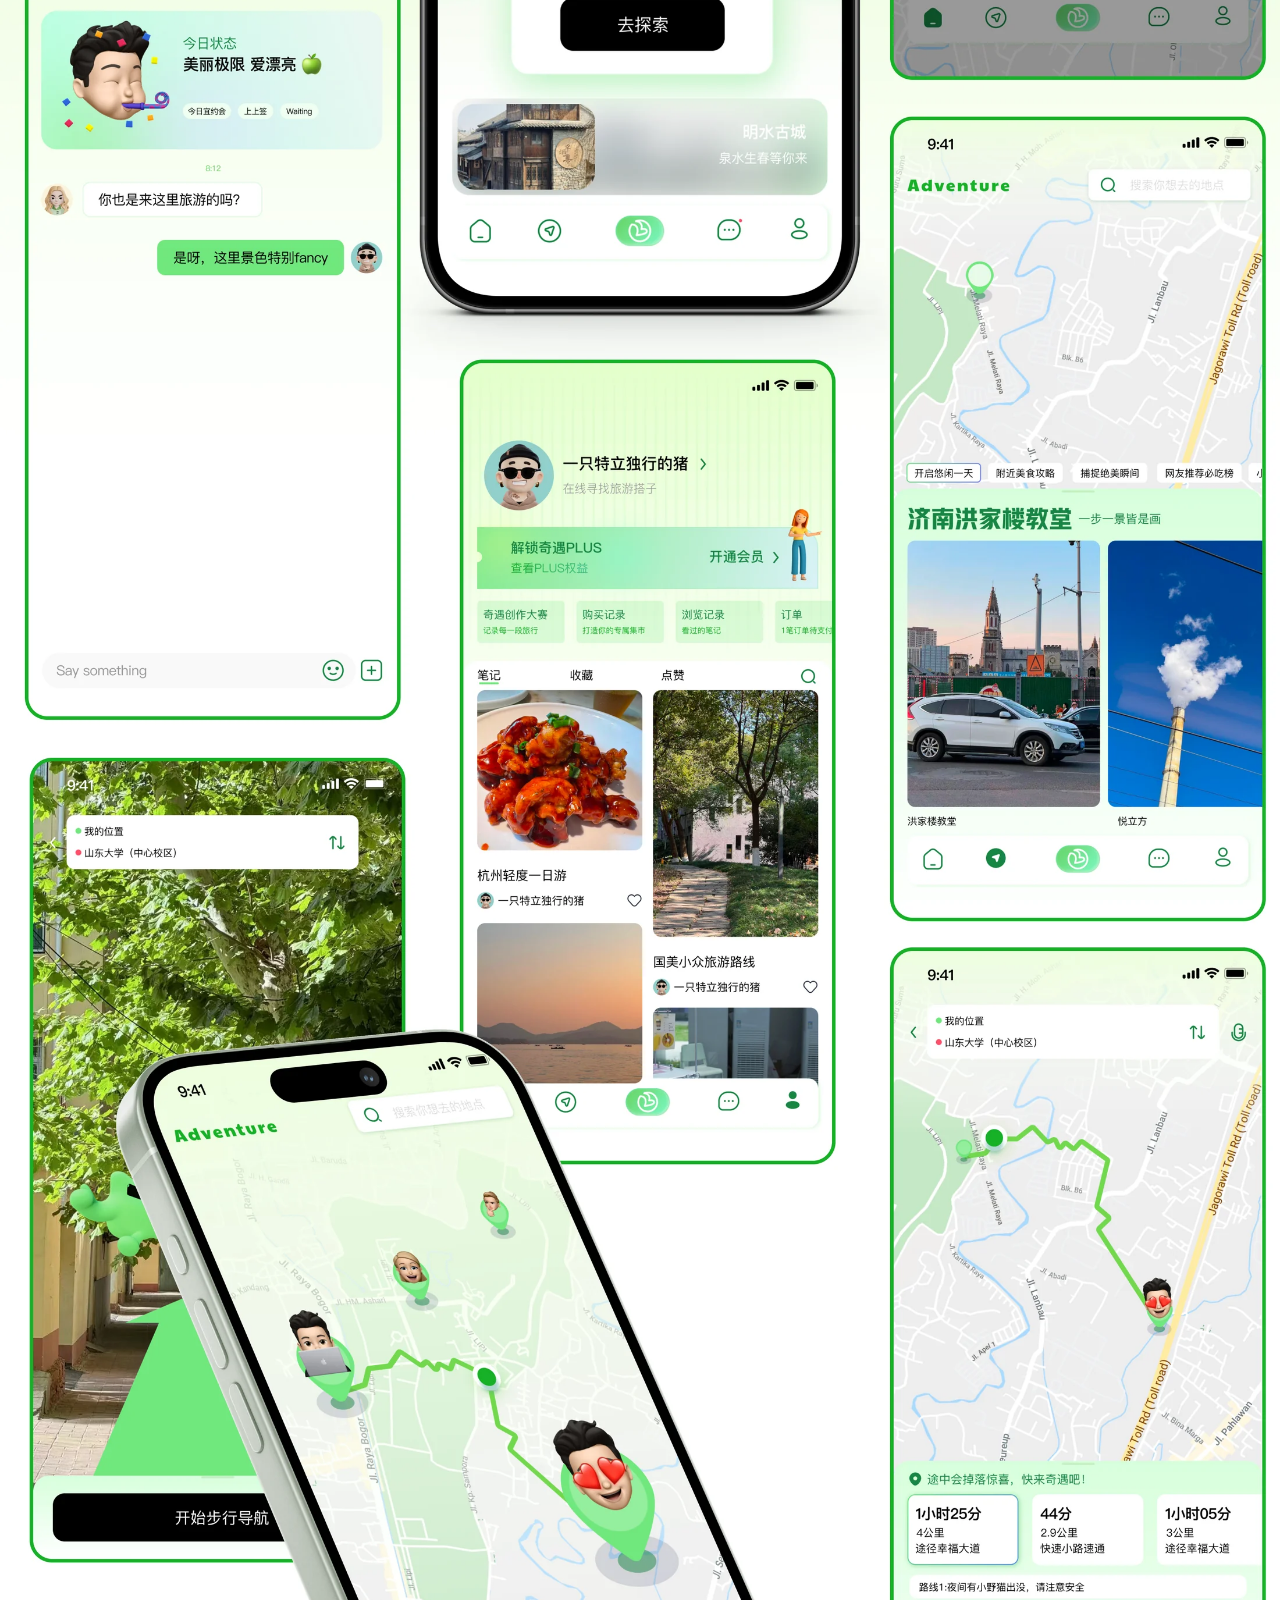
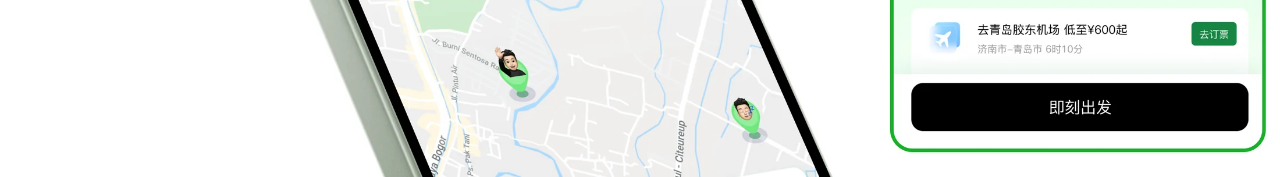
<file: projects/qiyu/index.html>
<!doctype html>
<html lang="zh-CN">
  <head>
    <meta charset="UTF-8" />
    <meta name="viewport" content="width=device-width, initial-scale=1.0" />
    <meta name="theme-color" content="#effde3" />
    <meta name="description" content="奇遇 Adventure：年轻化社交旅行 App 设计作品，包含用户研究、设计策略、体验流程和最终界面。" />
    <title>奇遇 Adventure · Sunny's Portfolio</title>
    <style>
      * { box-sizing: border-box; }
      html, body { margin: 0; padding: 0; background: #fff; }
      main { width: 100%; max-width: 1620px; margin: 0 auto; }
      img { display: block; width: 100%; height: auto; margin: 0; padding: 0; }
      .screen-reader-only { position: absolute; width: 1px; height: 1px; padding: 0; margin: -1px; overflow: hidden; clip-path: inset(50%); white-space: nowrap; }
    </style>
    <link rel="stylesheet" crossorigin href="/assets/project-navigation-v4YT9tuy.css">
  </head>
  <body>
    <nav class="project-nav" aria-label="项目导航">
      <div class="project-nav-inner">
        <a class="project-home" href="/#home"><span aria-hidden="true">←</span><span>返回个人首页</span></a>
      </div>
    </nav>
    <main aria-label="奇遇旅行社交产品设计作品">
      <h1 class="screen-reader-only">奇遇 Adventure · 旅行社交产品设计</h1>
      <img srcset="/assets/projects/qiyu/qiyu-01-mobile.webp 960w, /assets/projects/qiyu/qiyu-01.webp 2200w" sizes="(max-width: 700px) 100vw, 1620px" decoding="async" src="/assets/projects/qiyu/qiyu-01.webp" width="3240" height="5928" fetchpriority="high" alt="奇遇 Adventure：年轻化社交旅行 App 项目概览、用户需求分析与研究结论。" />
      <img srcset="/assets/projects/qiyu/qiyu-02-mobile.webp 960w, /assets/projects/qiyu/qiyu-02.webp 2200w" sizes="(max-width: 700px) 100vw, 1620px" decoding="async" src="/assets/projects/qiyu/qiyu-02.webp" width="3240" height="5928" loading="lazy" alt="奇遇项目的用户画像、竞品分析与设计策略。" />
      <img srcset="/assets/projects/qiyu/qiyu-03-mobile.webp 960w, /assets/projects/qiyu/qiyu-03.webp 2200w" sizes="(max-width: 700px) 100vw, 1620px" decoding="async" src="/assets/projects/qiyu/qiyu-03.webp" width="3240" height="7560" loading="lazy" alt="奇遇项目的用户旅程图、App 信息架构与界面迭代。" />
      <img srcset="/assets/projects/qiyu/qiyu-04-mobile.webp 960w, /assets/projects/qiyu/qiyu-04.webp 2200w" sizes="(max-width: 700px) 100vw, 1620px" decoding="async" src="/assets/projects/qiyu/qiyu-04.webp" width="3240" height="9219" loading="lazy" alt="奇遇 Adventure 最终设计界面：地图探索、路线导航、旅行社交、聊天及个人主页。" />
    </main>
  </body>
</html>
</file>
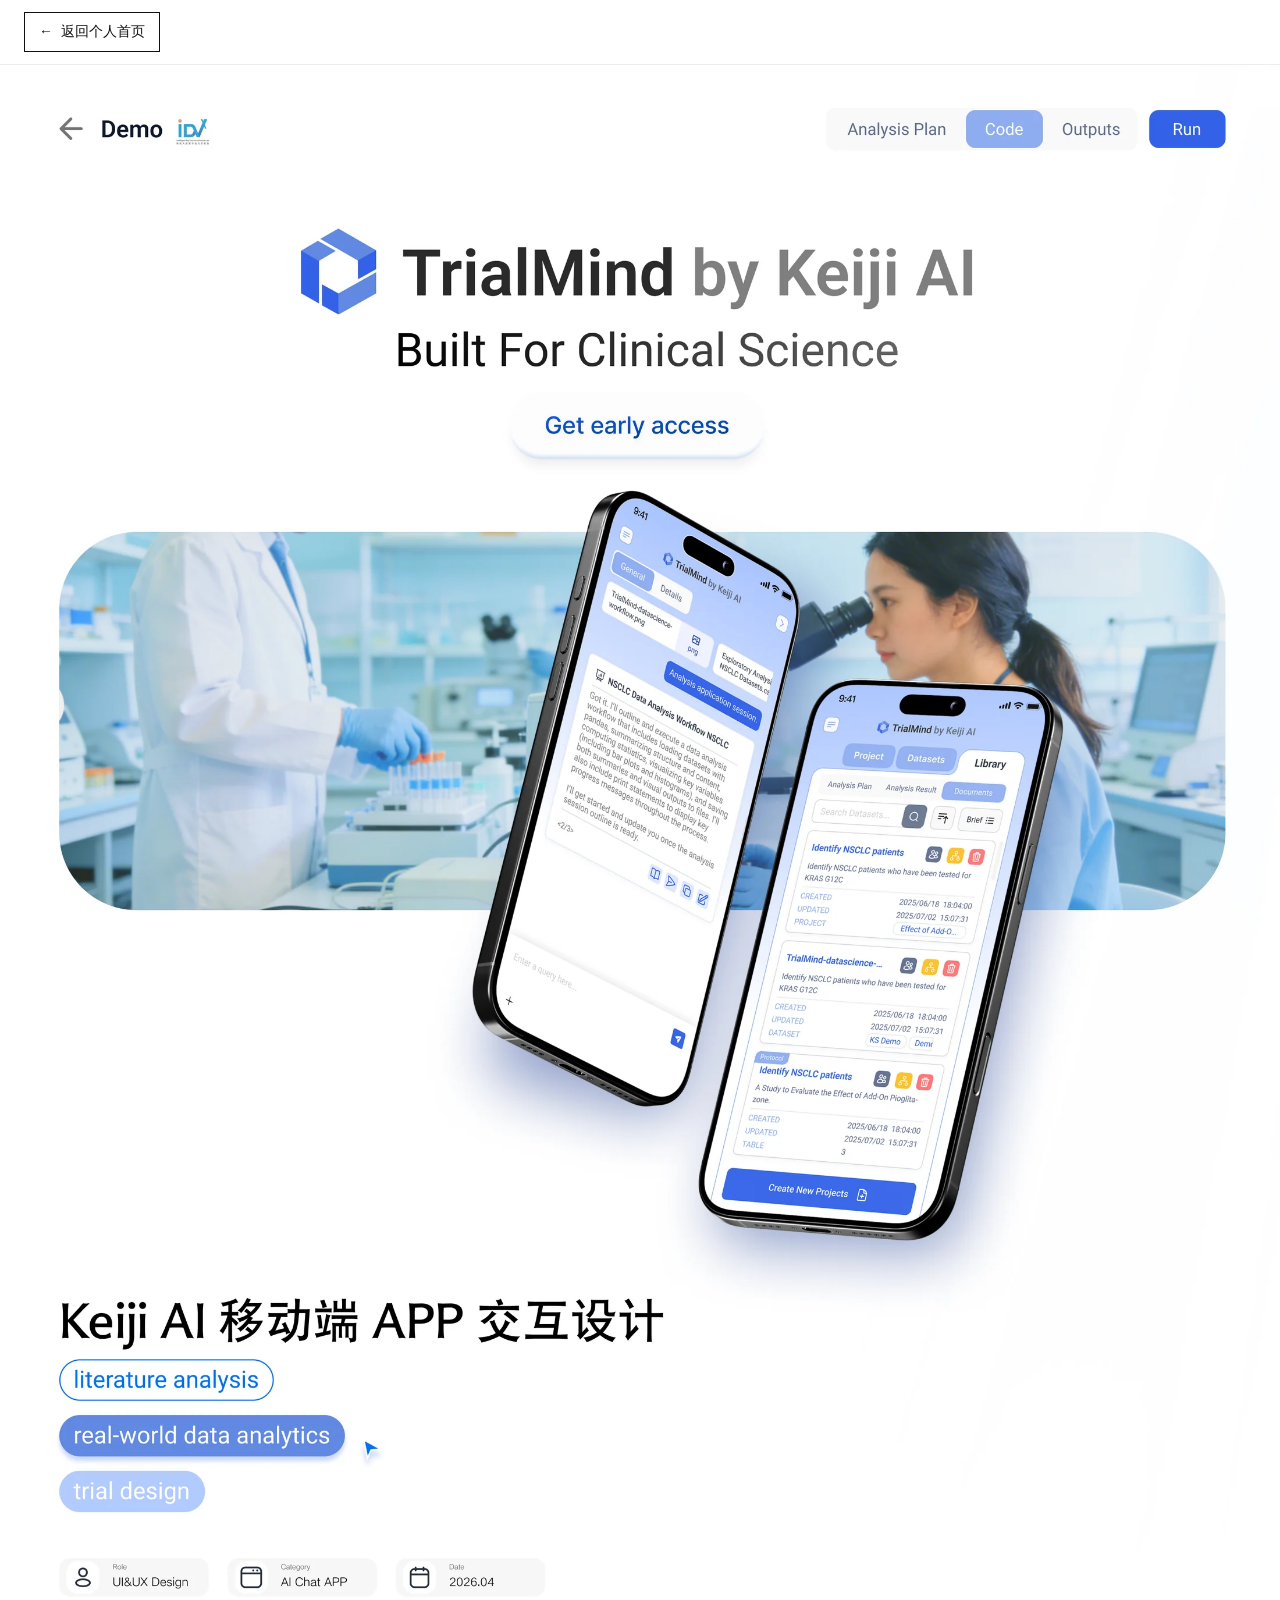
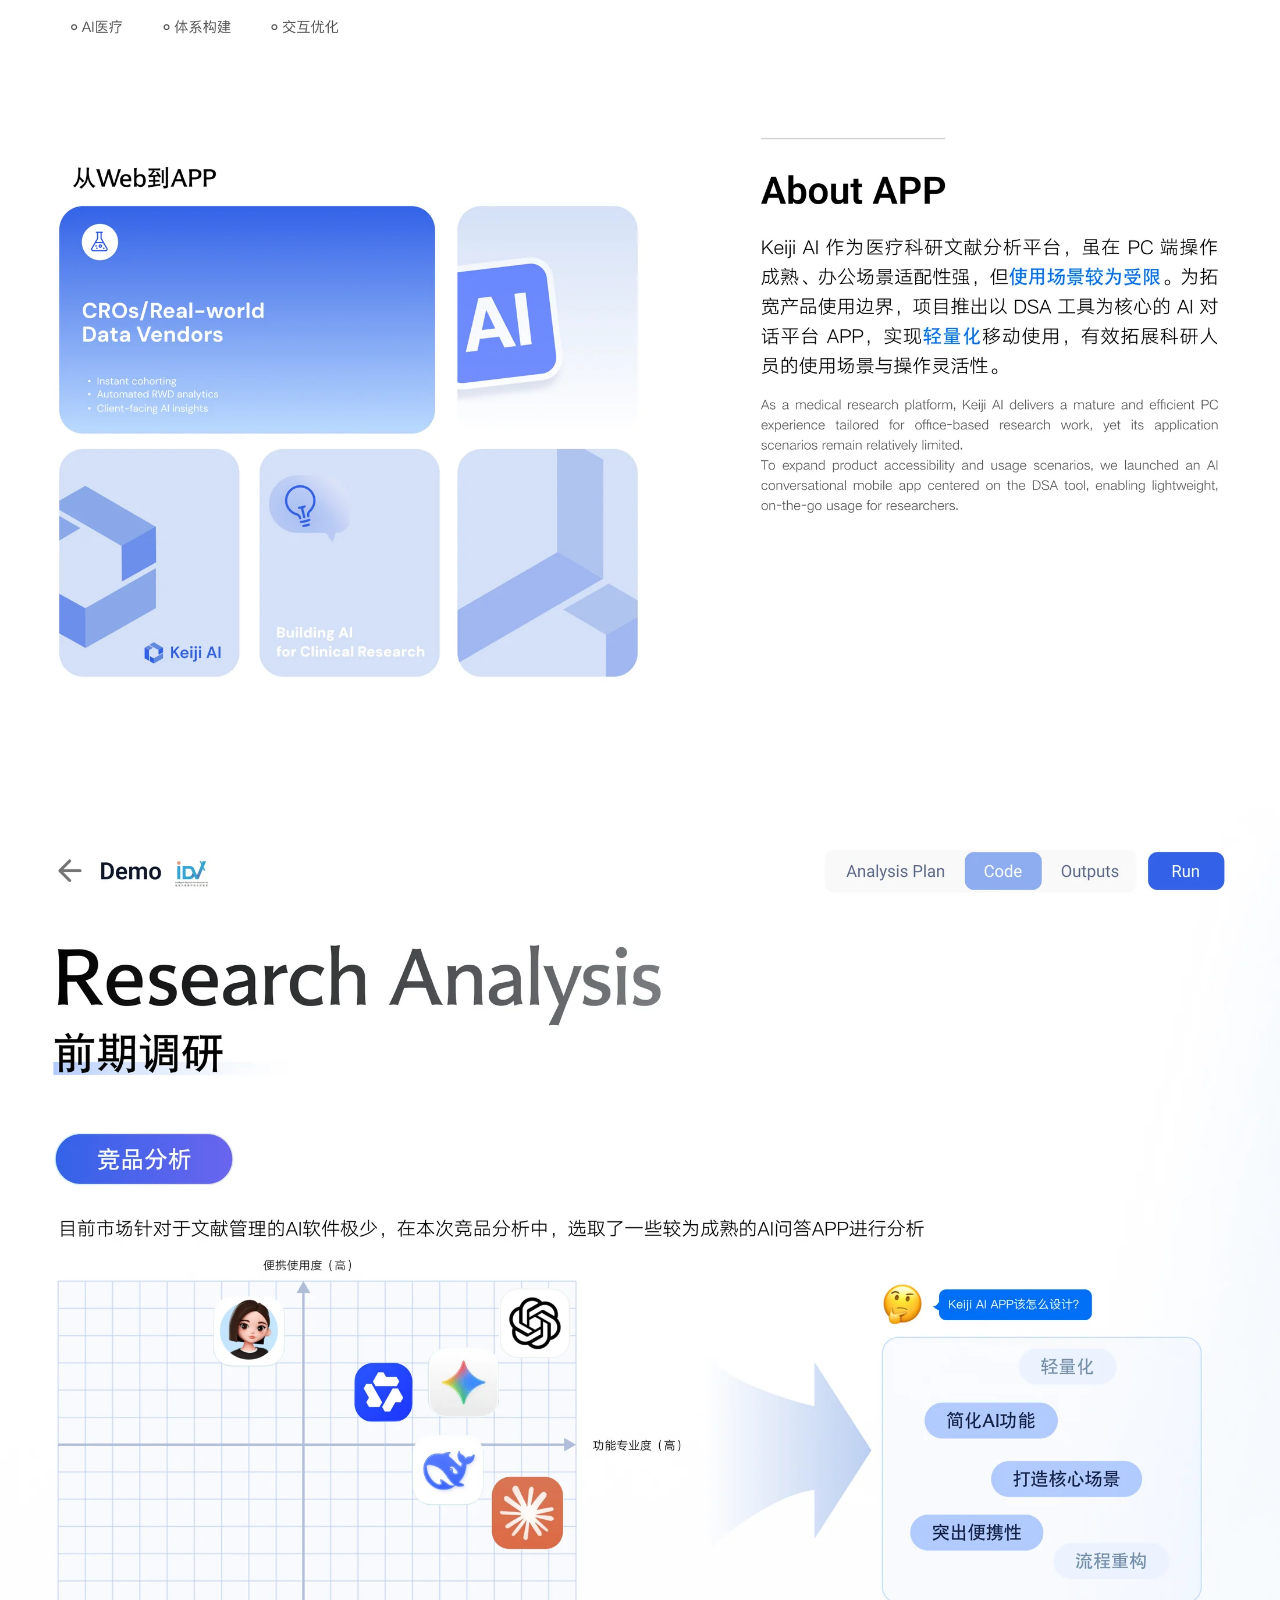
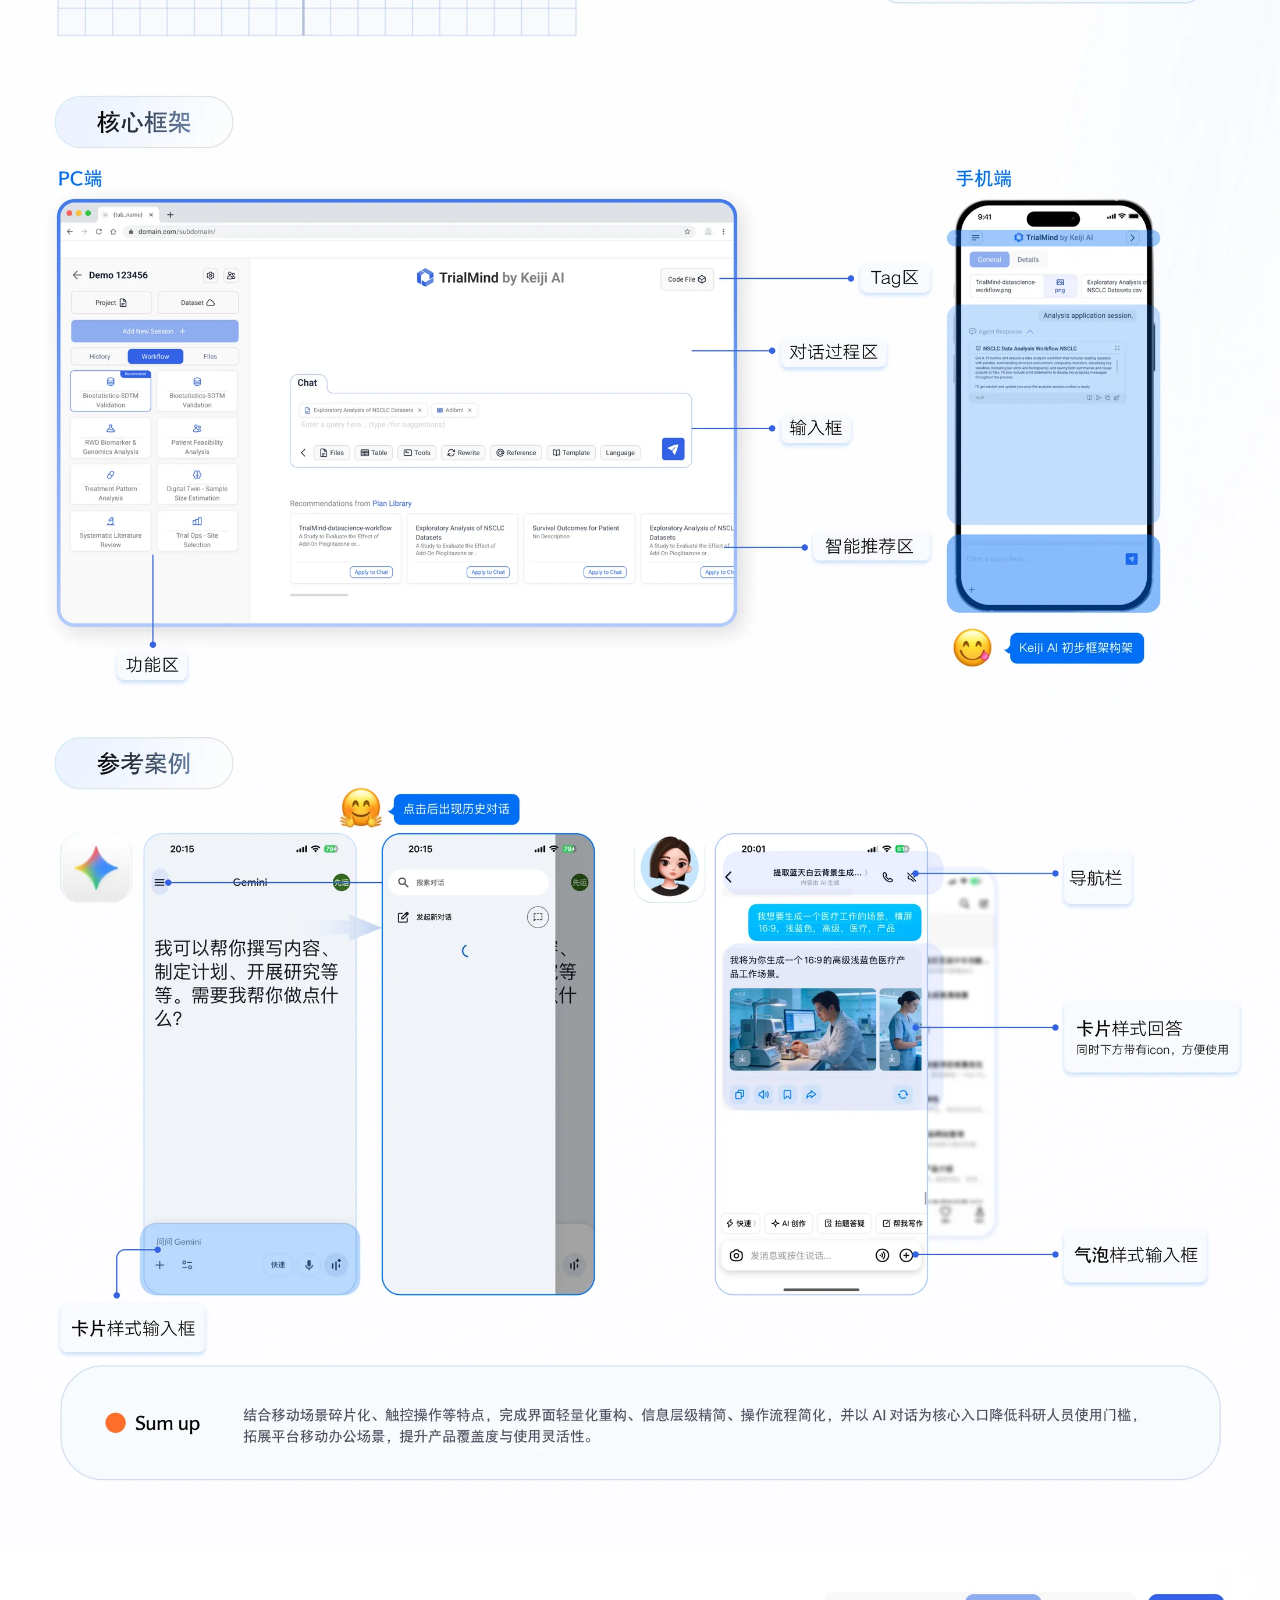
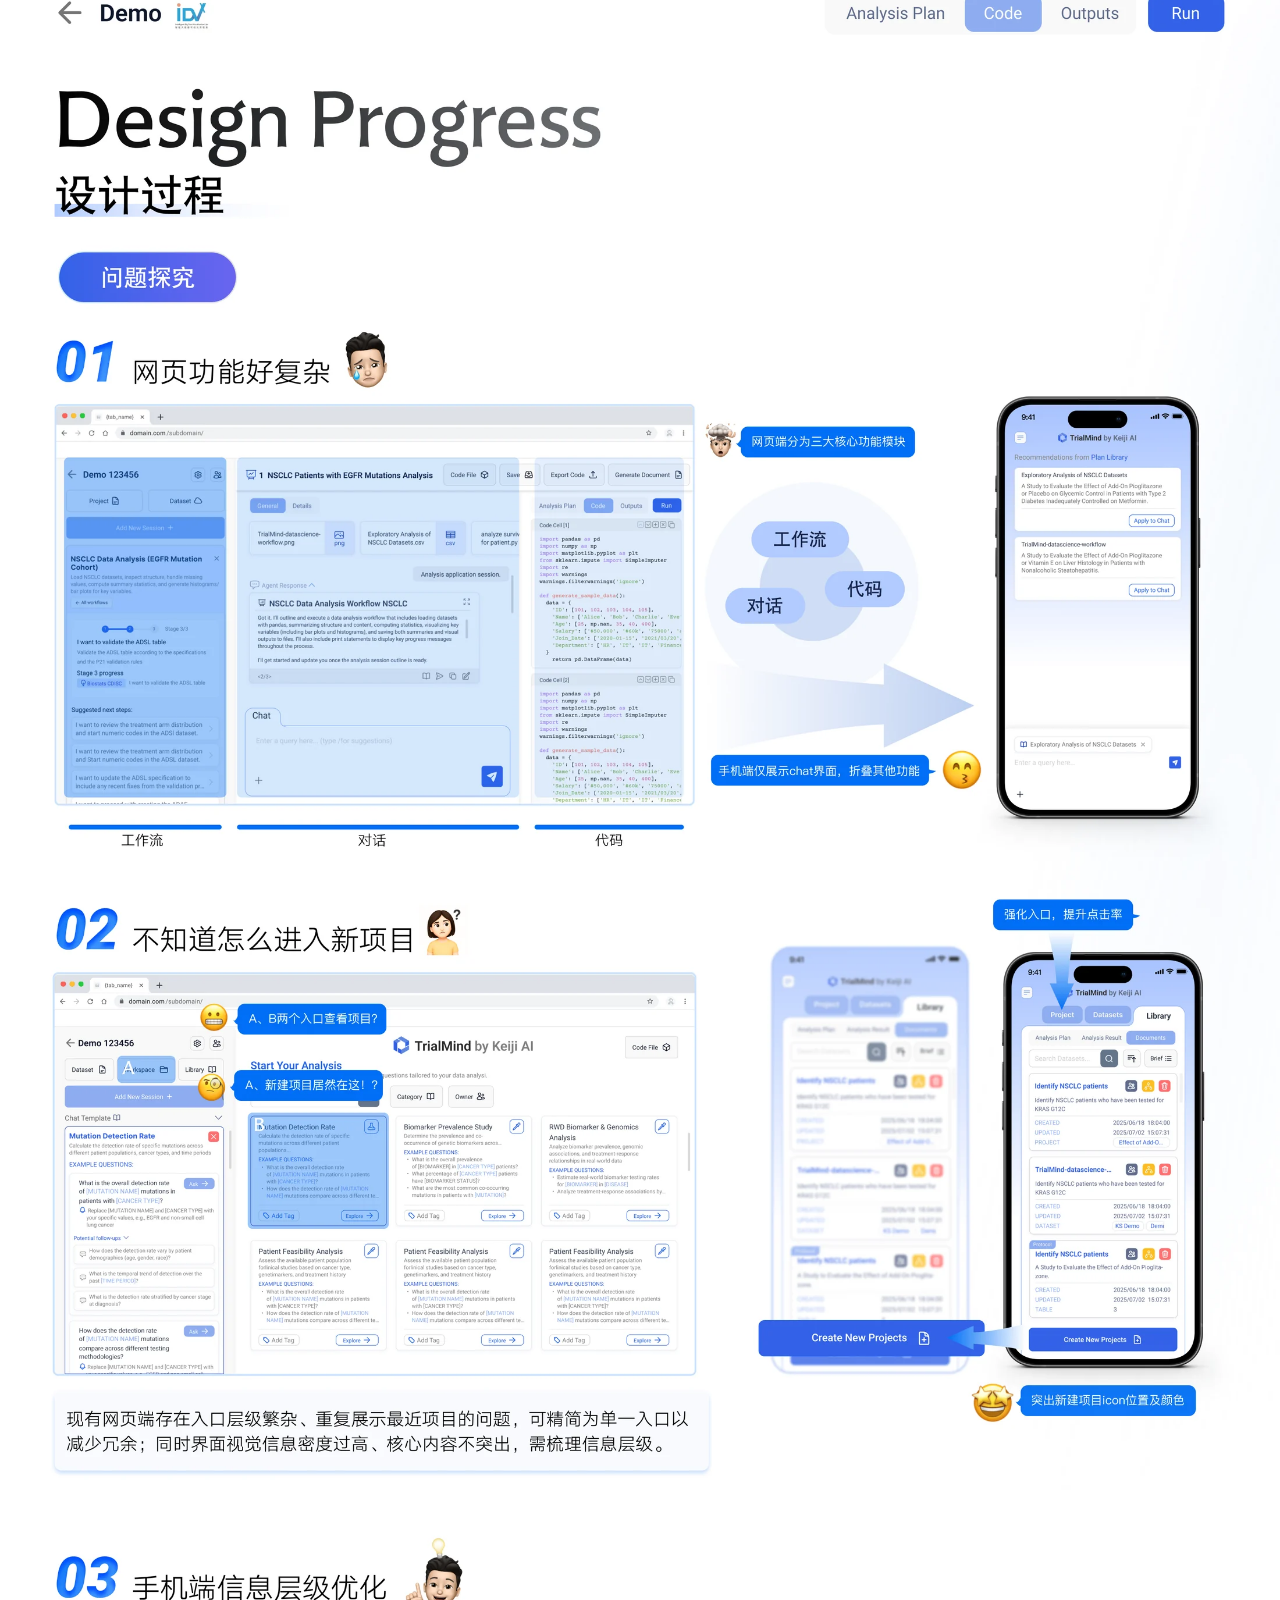
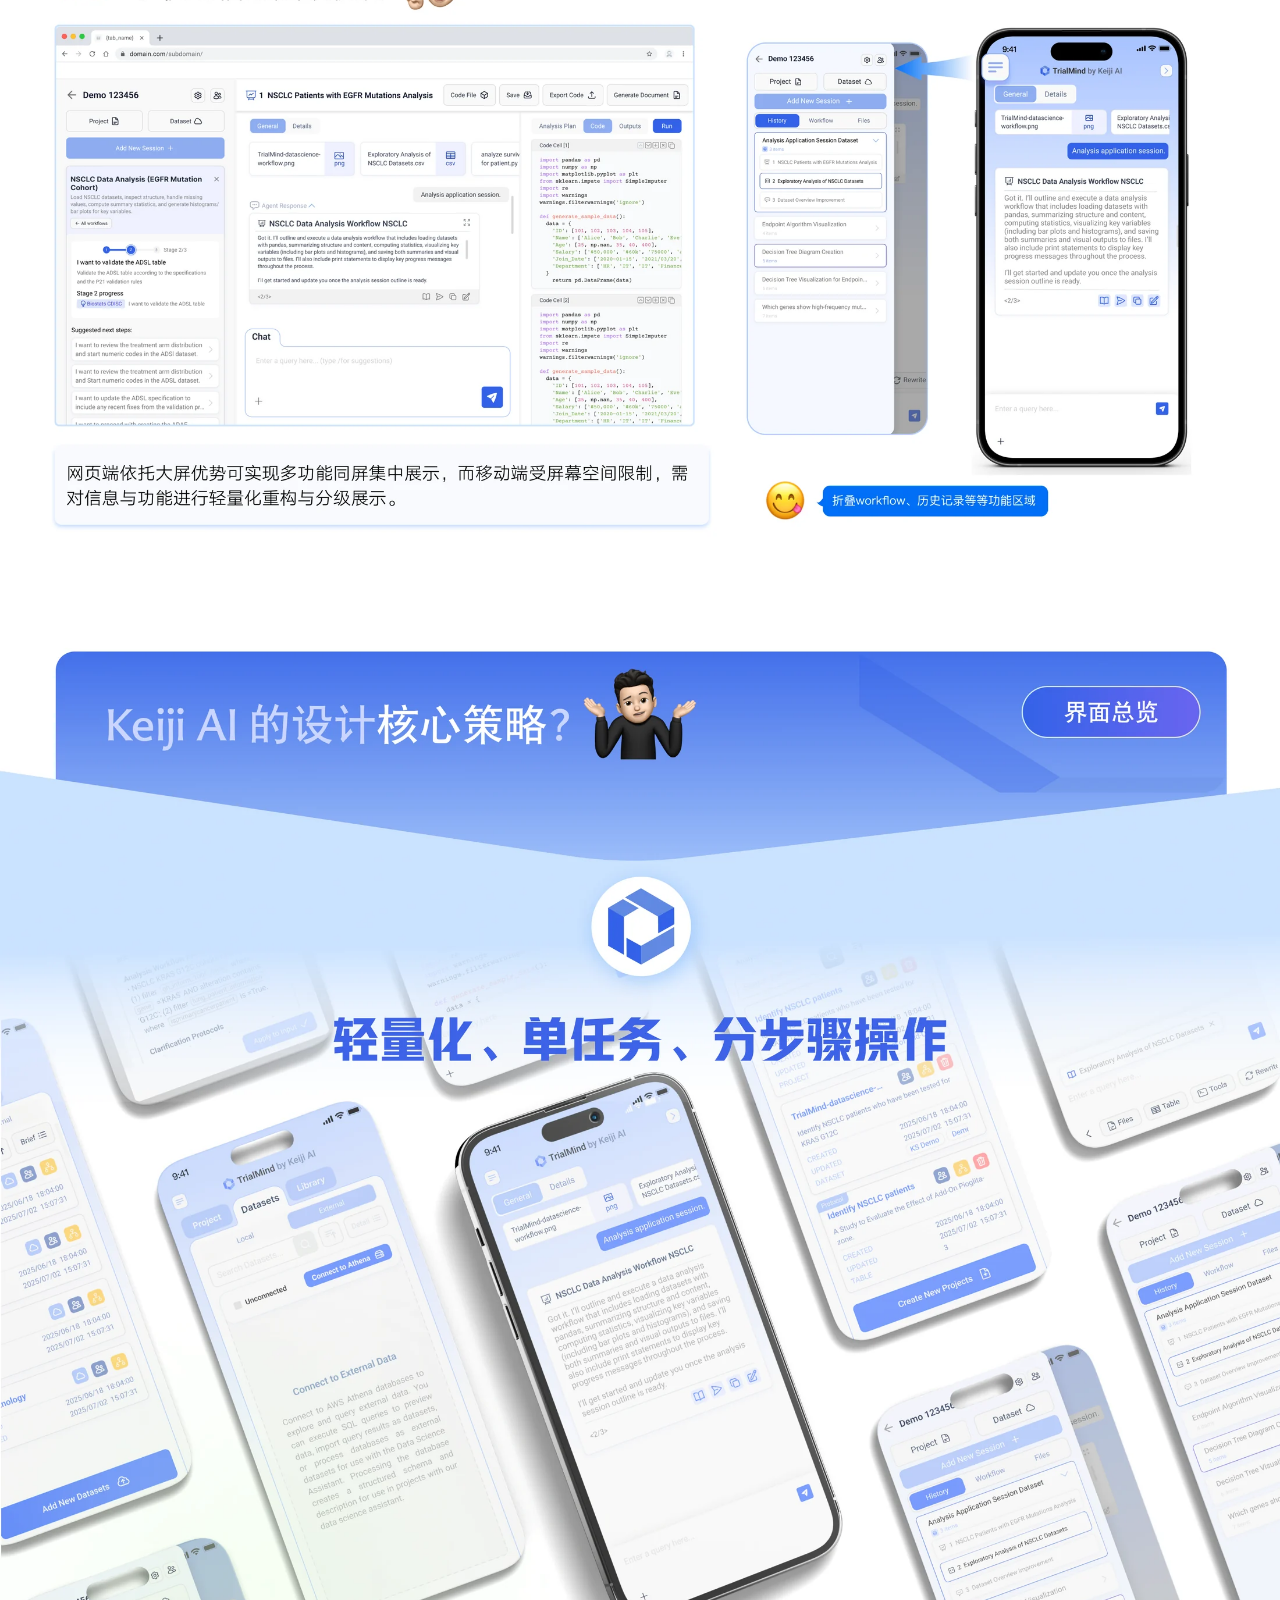
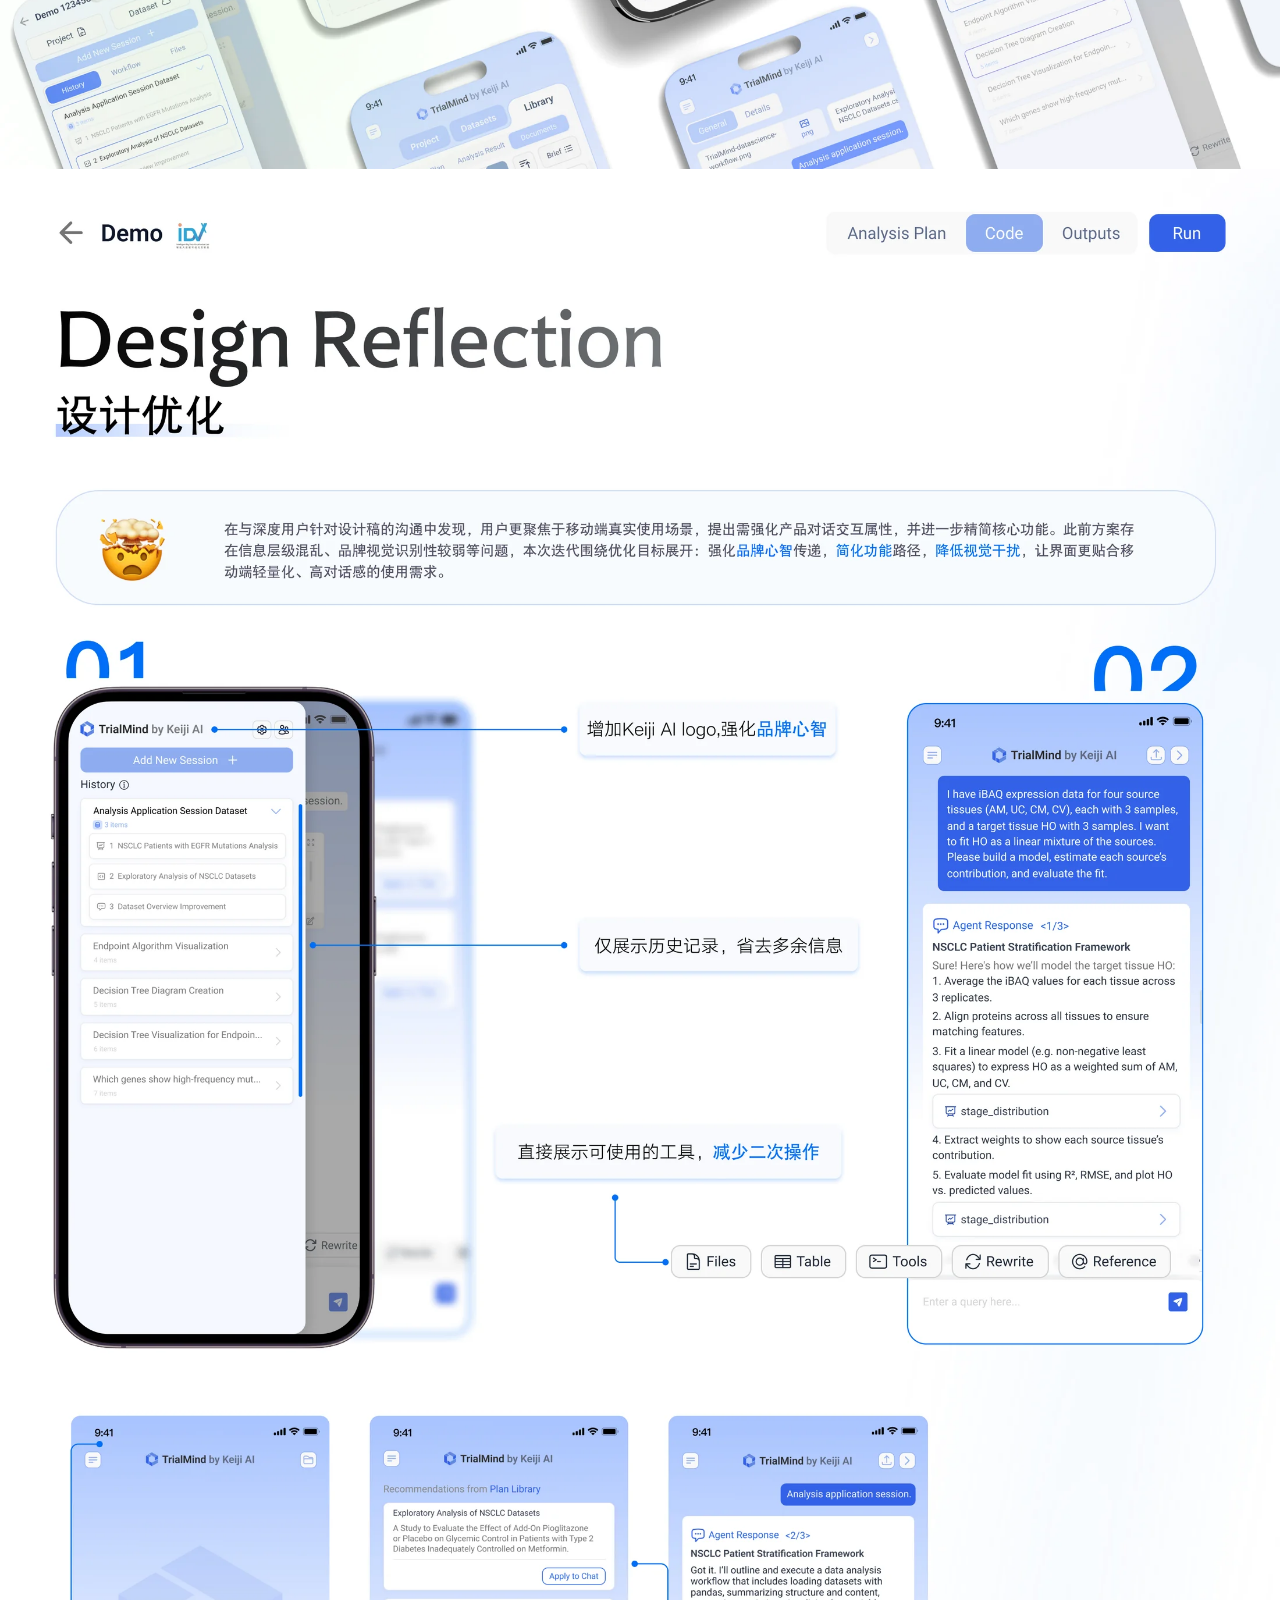
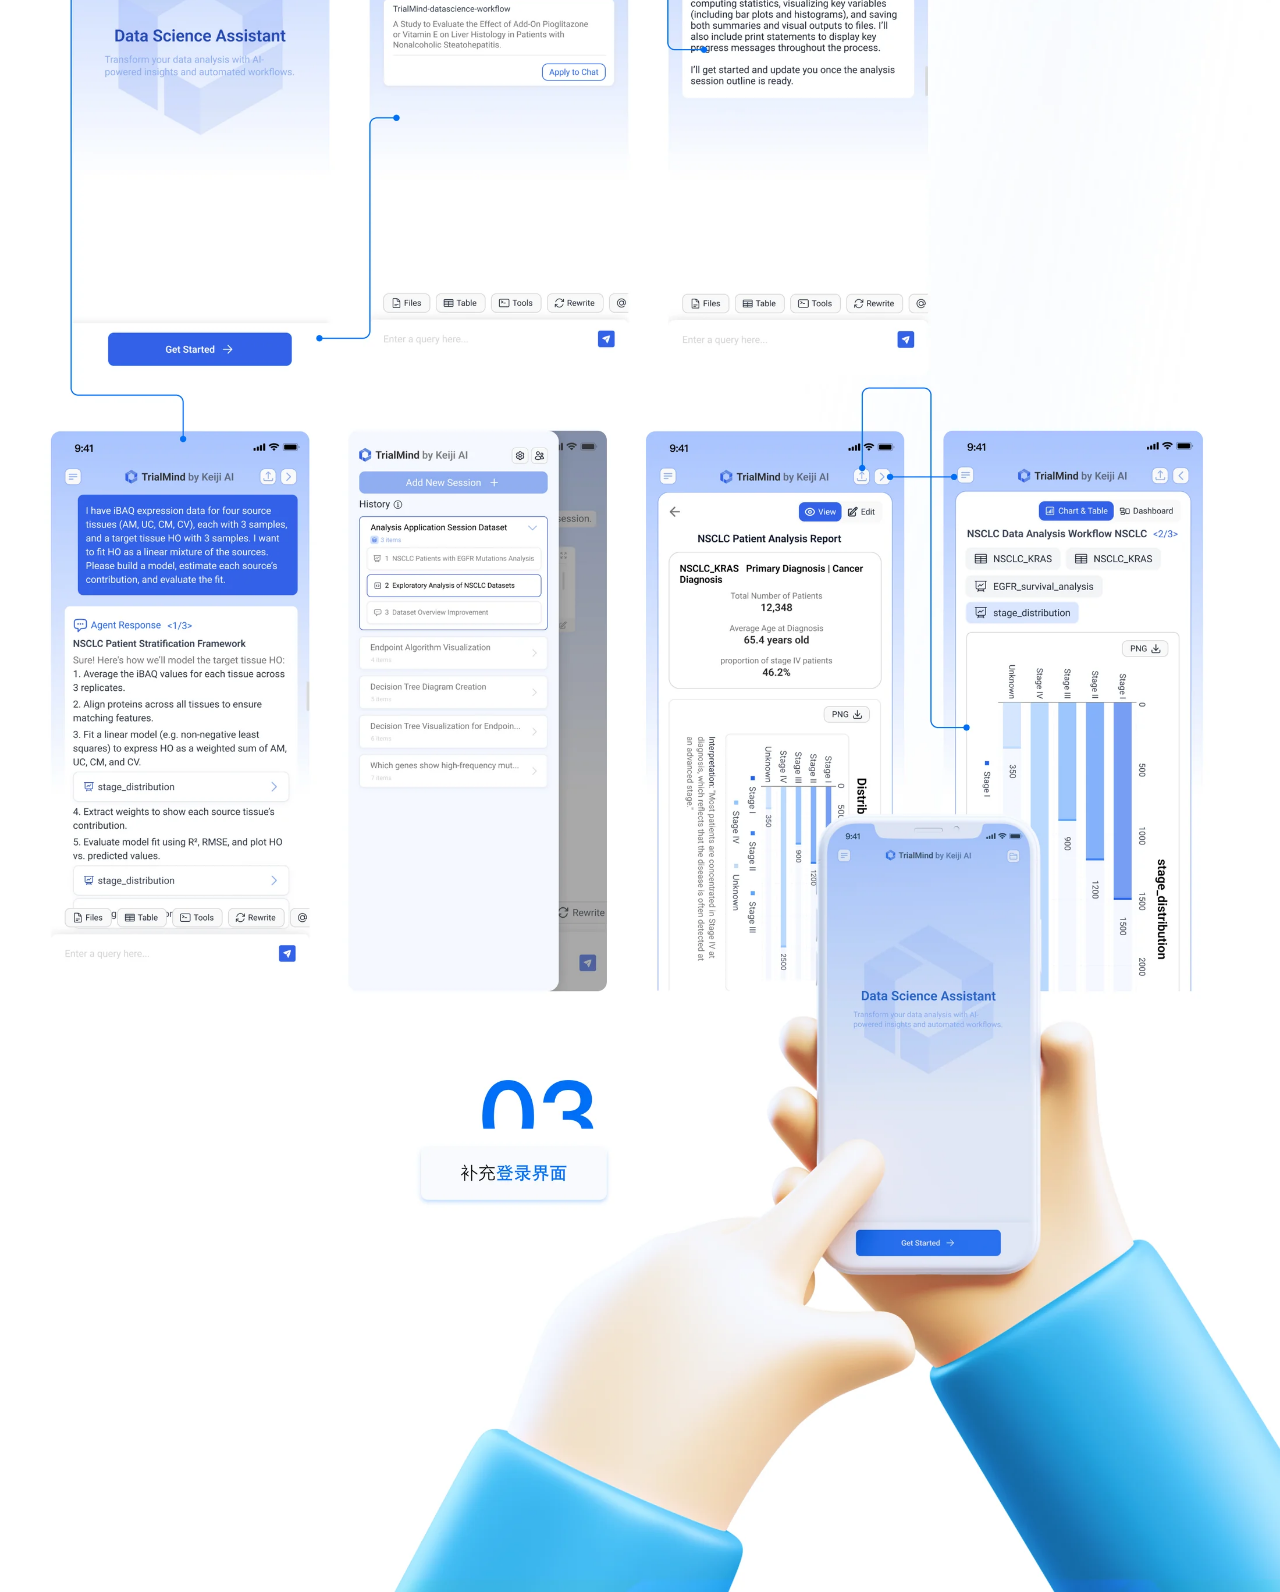
<file: projects/tongji/index.html>
<!doctype html>
<html lang="zh-CN">
  <head>
    <meta charset="UTF-8" />
    <meta name="viewport" content="width=device-width, initial-scale=1.0" />
    <meta name="theme-color" content="#ffffff" />
    <meta name="description" content="同济大学 IDVX · Keiji AI 移动端交互设计，包含项目介绍、前期调研、设计过程与设计优化。" />
    <title>同济 IDVX · Keiji AI · Sunny's Portfolio</title>
    <style>
      * { box-sizing: border-box; }
      html, body { margin: 0; padding: 0; background: #fff; }
      main { width: 100%; max-width: 1620px; margin: 0 auto; }
      img { display: block; width: 100%; height: auto; margin: 0; padding: 0; }
      .screen-reader-only { position: absolute; width: 1px; height: 1px; padding: 0; margin: -1px; overflow: hidden; clip-path: inset(50%); white-space: nowrap; }
    </style>
    <link rel="stylesheet" crossorigin href="/assets/project-navigation-v4YT9tuy.css">
  </head>
  <body>
    <nav class="project-nav" aria-label="项目导航">
      <div class="project-nav-inner">
        <a class="project-home" href="/#home"><span aria-hidden="true">←</span><span>返回个人首页</span></a>
      </div>
    </nav>
    <main aria-label="同济大学 IDVX · Keiji AI 移动端交互设计作品">
      <h1 class="screen-reader-only">同济大学 IDVX · Keiji AI 移动端 APP 交互设计</h1>
      <img srcset="/assets/projects/tongji/tongji-01-mobile.webp 960w, /assets/projects/tongji/tongji-01.webp 2200w" sizes="(max-width: 700px) 100vw, 1620px" decoding="async" src="/assets/projects/tongji/tongji-01.webp" width="3240" height="5928" fetchpriority="high" alt="TrialMind by Keiji AI：移动端 App 交互设计项目介绍与产品背景。" />
      <img srcset="/assets/projects/tongji/tongji-02-mobile.webp 960w, /assets/projects/tongji/tongji-02.webp 2200w" sizes="(max-width: 700px) 100vw, 1620px" decoding="async" src="/assets/projects/tongji/tongji-02.webp" width="3240" height="5928" loading="lazy" alt="前期调研：竞品分析、移动端核心框架与参考案例。" />
      <img srcset="/assets/projects/tongji/tongji-03-mobile.webp 960w, /assets/projects/tongji/tongji-03.webp 2200w" sizes="(max-width: 700px) 100vw, 1620px" decoding="async" src="/assets/projects/tongji/tongji-03.webp" width="3240" height="8658" loading="lazy" alt="设计过程：网页功能简化、新项目入口与手机端信息层级优化。" />
      <img srcset="/assets/projects/tongji/tongji-04-mobile.webp 960w, /assets/projects/tongji/tongji-04.webp 2200w" sizes="(max-width: 700px) 100vw, 1620px" decoding="async" src="/assets/projects/tongji/tongji-04.webp" width="3240" height="7653" loading="lazy" alt="设计优化：强化品牌识别、简化功能路径、展示可用工具与补充登录界面。" />
    </main>
  </body>
</html>
</file>
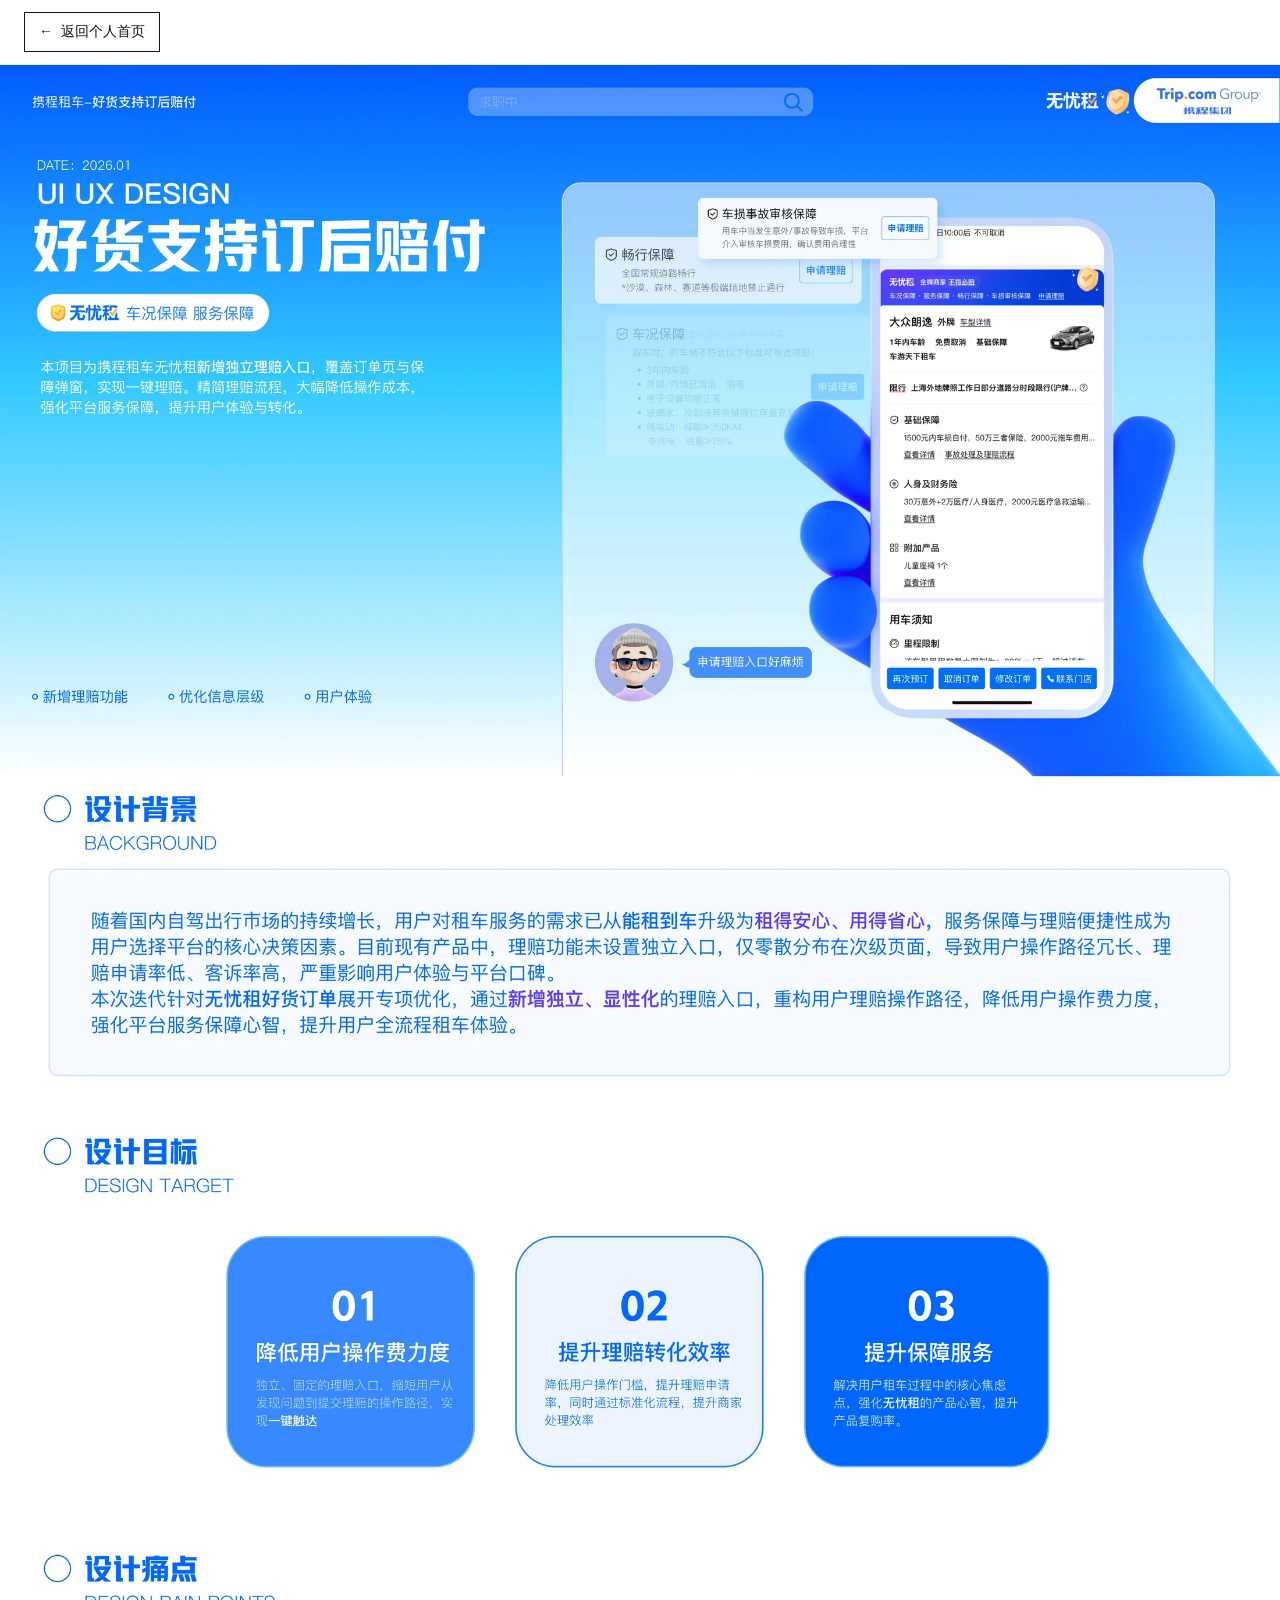
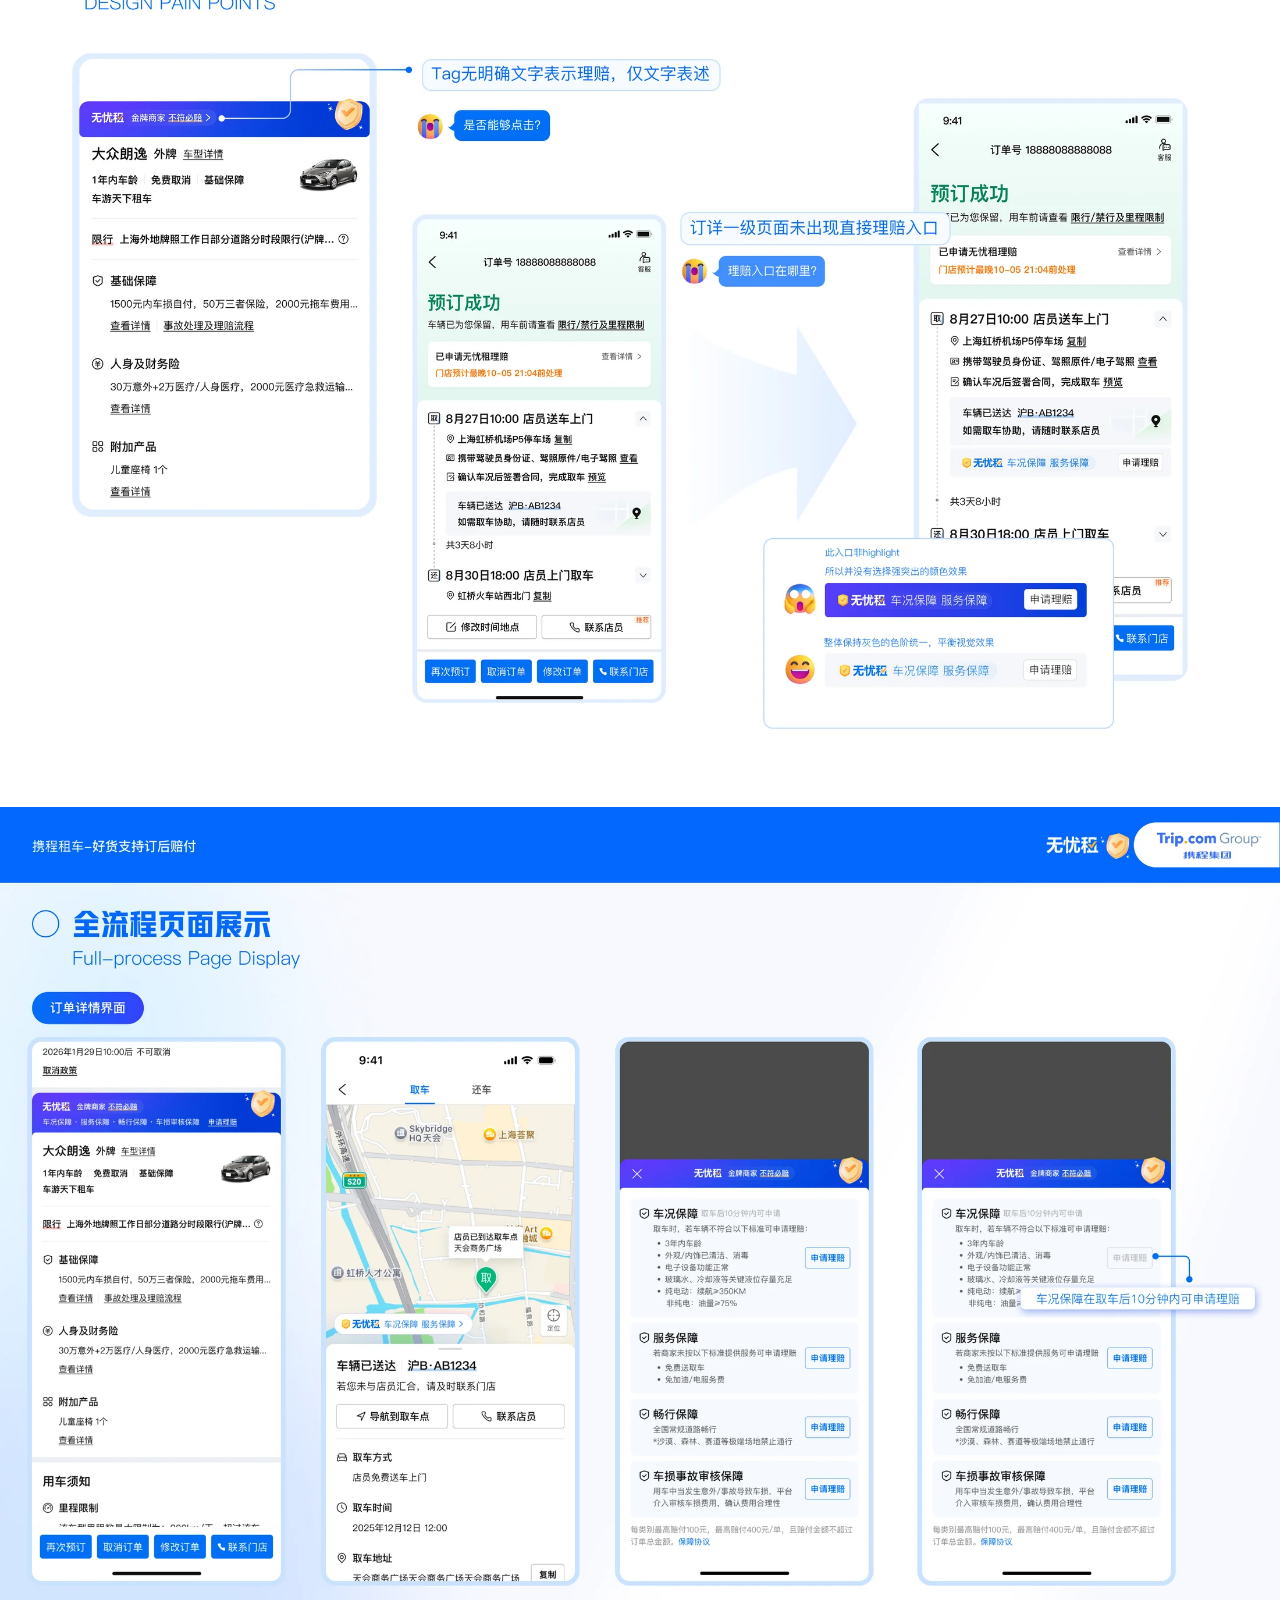
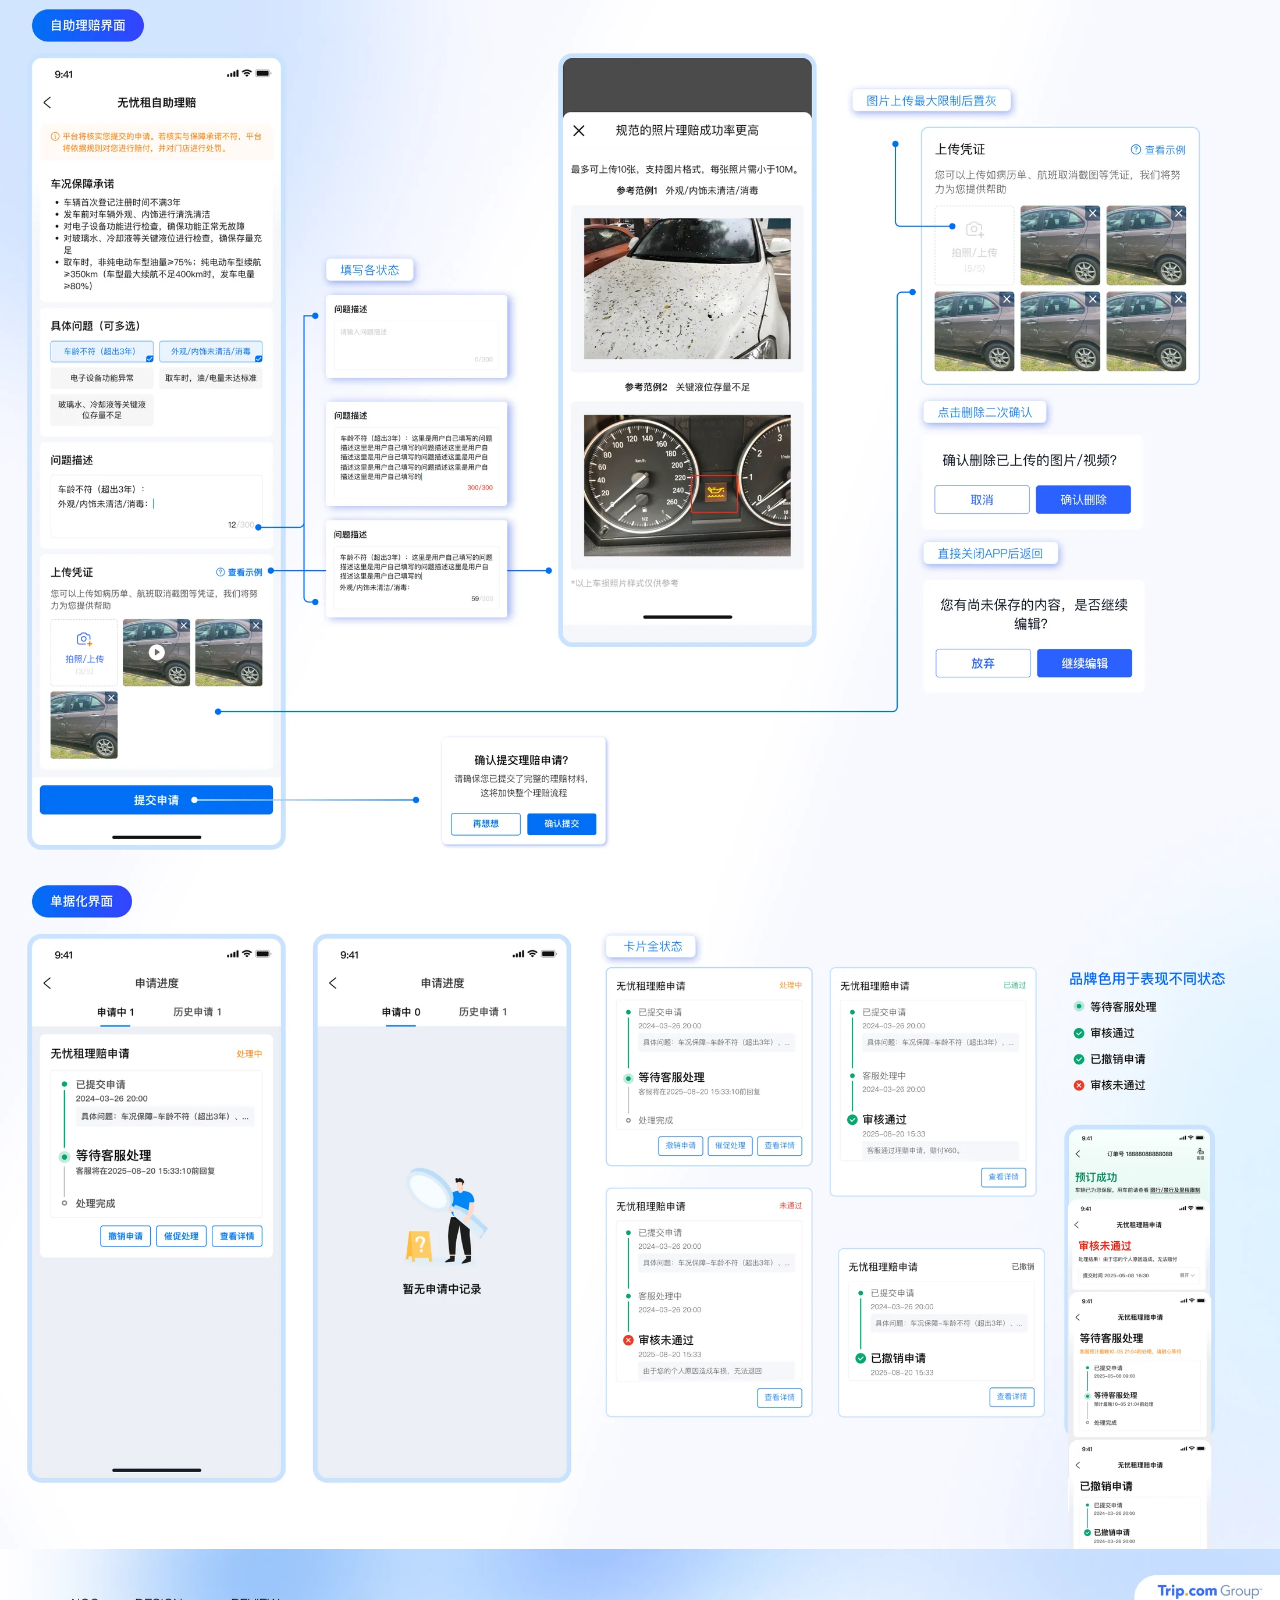
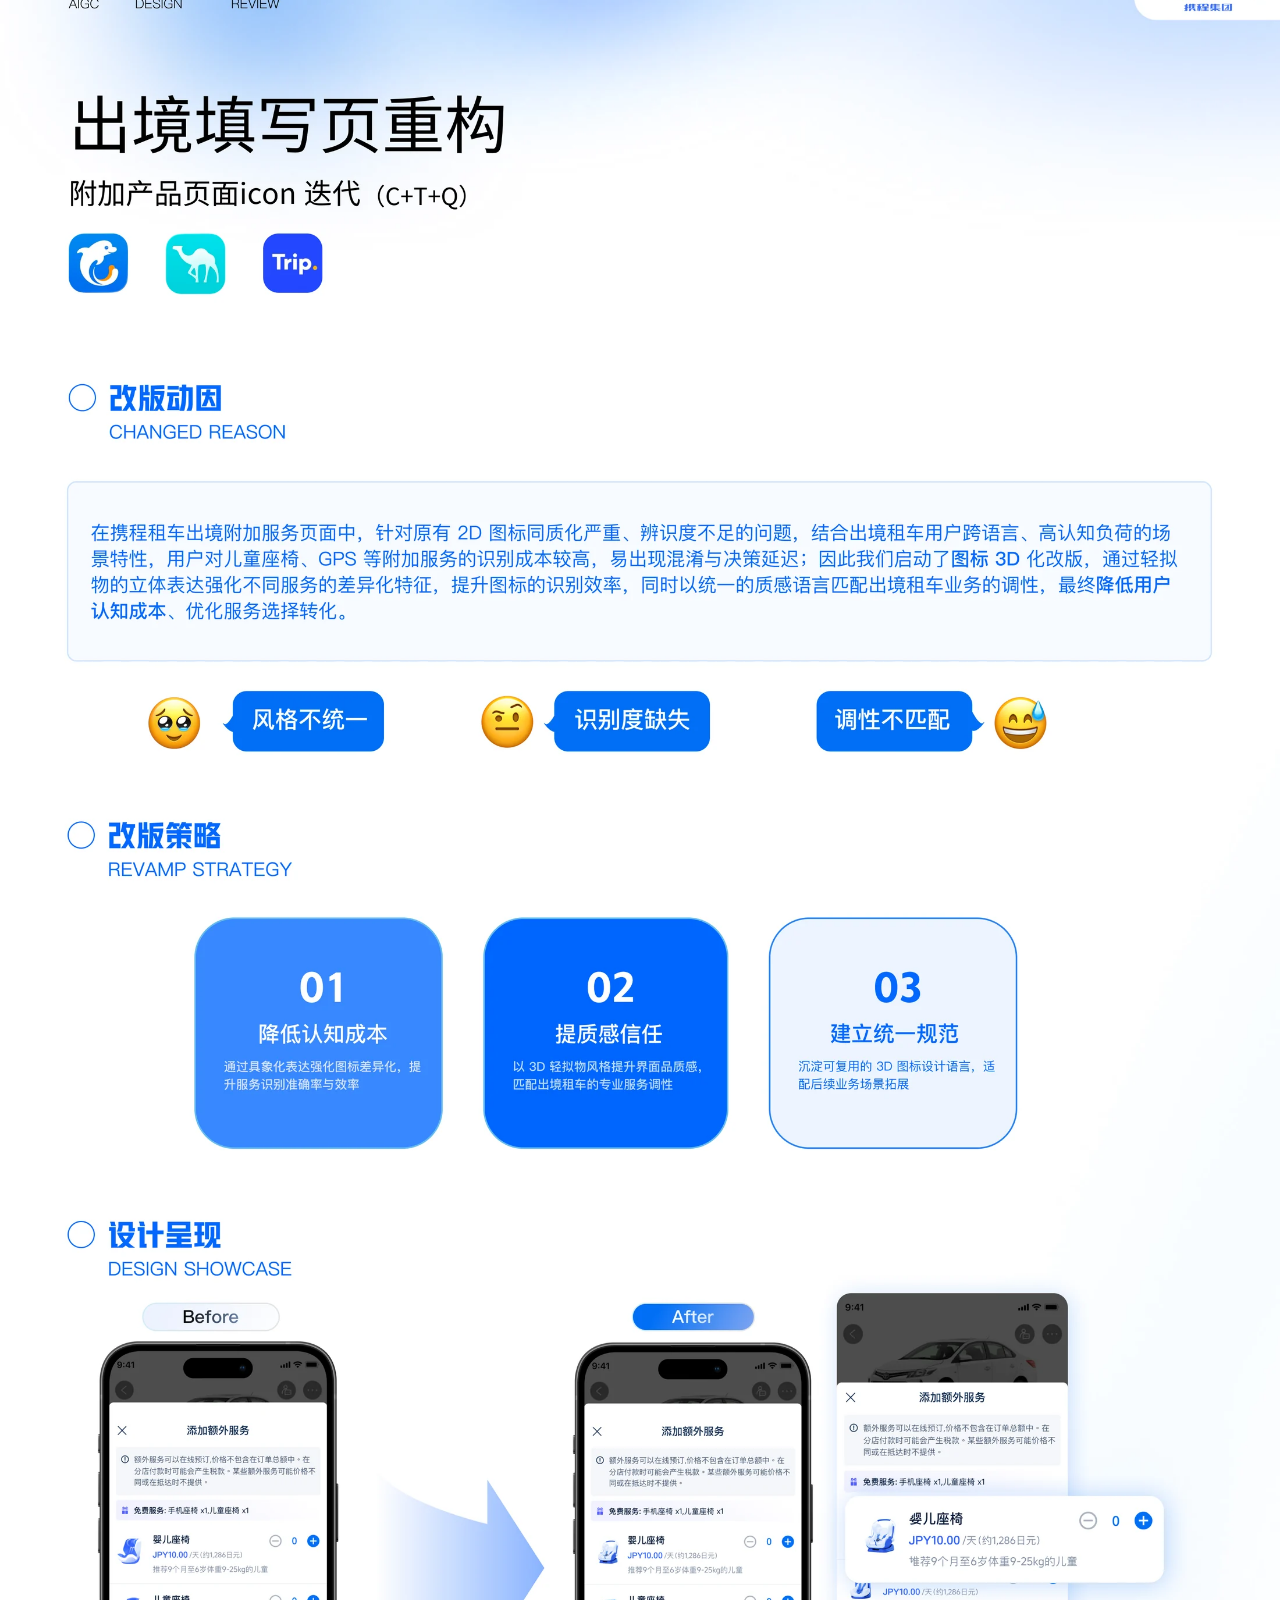
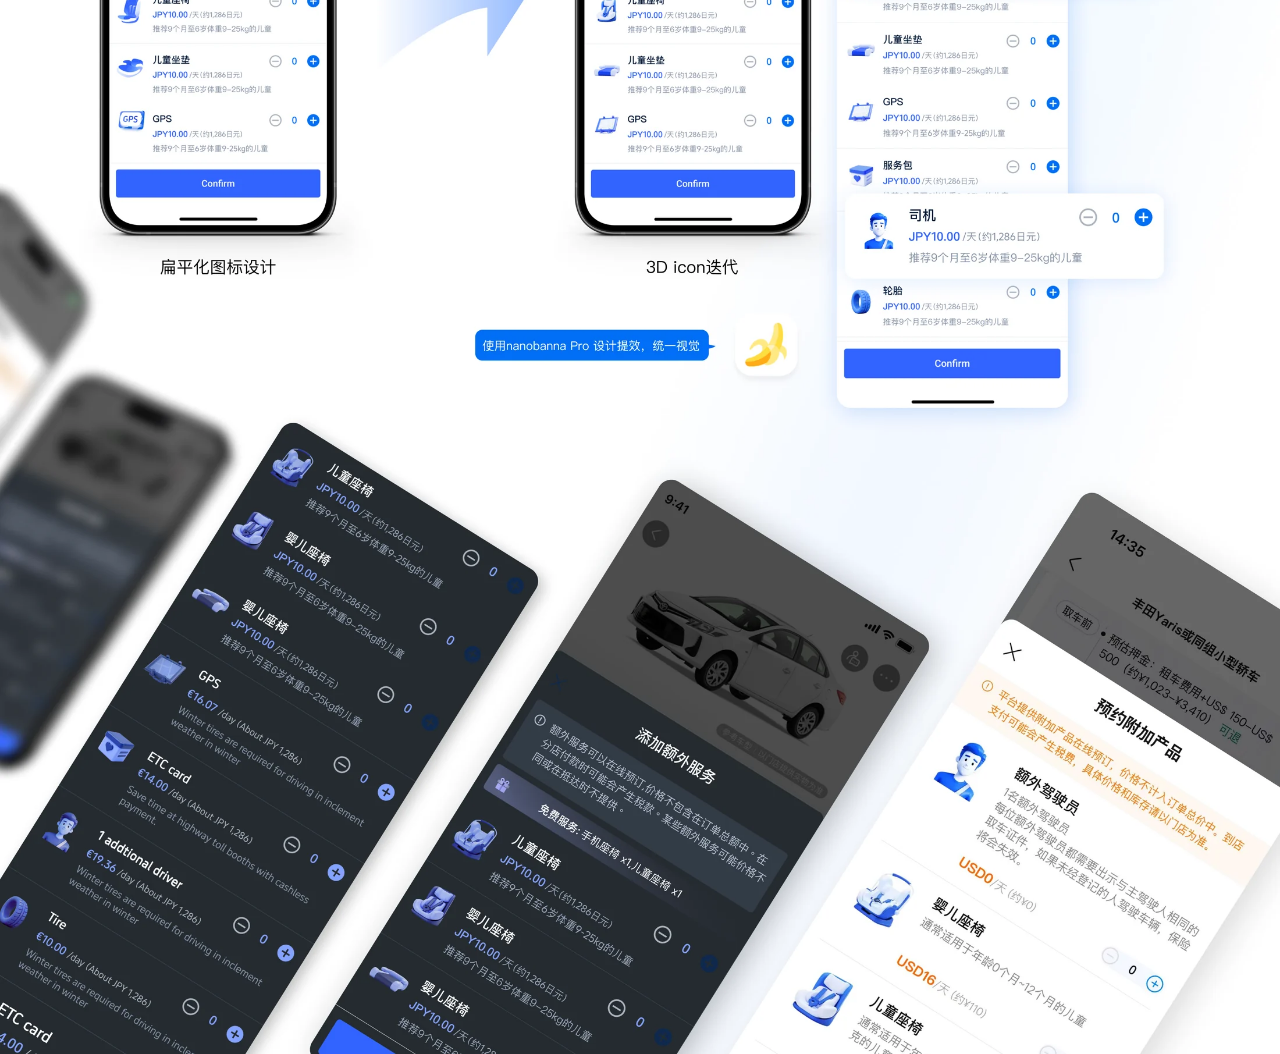
<file: projects/trip/index.html>
<!doctype html>
<html lang="zh-CN">
  <head>
    <meta charset="UTF-8" />
    <meta name="viewport" content="width=device-width, initial-scale=1.0" />
    <meta name="theme-color" content="#ffffff" />
    <meta name="description" content="携程租车设计作品：好货支持订后赔付，以及出境填写页附加产品 icon 迭代。" />
    <title>携程租车设计 · Sunny's Portfolio</title>
    <style>
      * { box-sizing: border-box; }
      html, body { margin: 0; padding: 0; background: #fff; }
      main { width: 100%; max-width: 1620px; margin: 0 auto; }
      section { scroll-margin-top: 76px; }
      img { display: block; width: 100%; height: auto; margin: 0; padding: 0; }
      .screen-reader-only { position: absolute; width: 1px; height: 1px; padding: 0; margin: -1px; overflow: hidden; clip-path: inset(50%); white-space: nowrap; }
    </style>
    <link rel="stylesheet" crossorigin href="/assets/project-navigation-v4YT9tuy.css">
  </head>
  <body>
    <nav class="project-nav" aria-label="项目导航">
      <div class="project-nav-inner">
        <a class="project-home" href="/#home"><span aria-hidden="true">←</span><span>返回个人首页</span></a>
      </div>
    </nav>
    <main aria-label="携程租车产品设计作品">
      <h1 class="screen-reader-only">携程集团 · 租车产品设计</h1>
      <section id="haohuo" aria-label="好货支持订后赔付">
        <h2 class="screen-reader-only">好货支持订后赔付</h2>
        <img srcset="/assets/projects/trip/haohuo-01-mobile.webp 960w, /assets/projects/trip/haohuo-01.webp 2200w" sizes="(max-width: 700px) 100vw, 1620px" decoding="async" src="/assets/projects/trip/haohuo-01.webp" width="3240" height="5928" fetchpriority="high" alt="好货支持订后赔付：项目概览、设计背景、设计目标与设计痛点。" />
        <img srcset="/assets/projects/trip/haohuo-02-mobile.webp 960w, /assets/projects/trip/haohuo-02.webp 2200w" sizes="(max-width: 700px) 100vw, 1620px" decoding="async" src="/assets/projects/trip/haohuo-02.webp" width="3240" height="5928" loading="lazy" alt="订后赔付全流程页面展示：订单详情、自助理赔、材料上传、确认反馈与申请进度状态。" />
      </section>
      <section id="icons" aria-label="出境填写页重构与附加产品 icon 迭代">
        <h2 class="screen-reader-only">出境填写页重构 · 附加产品 icon 迭代</h2>
        <img srcset="/assets/projects/trip/icons-mobile.webp 960w, /assets/projects/trip/icons.webp 2200w" sizes="(max-width: 700px) 100vw, 1620px" decoding="async" src="/assets/projects/trip/icons.webp" width="3240" height="6846" loading="lazy" alt="出境填写页重构：附加产品 3D 图标改版的动因、统一视觉策略、前后对比及最终界面展示。" />
      </section>
    </main>
  </body>
</html>
</file>
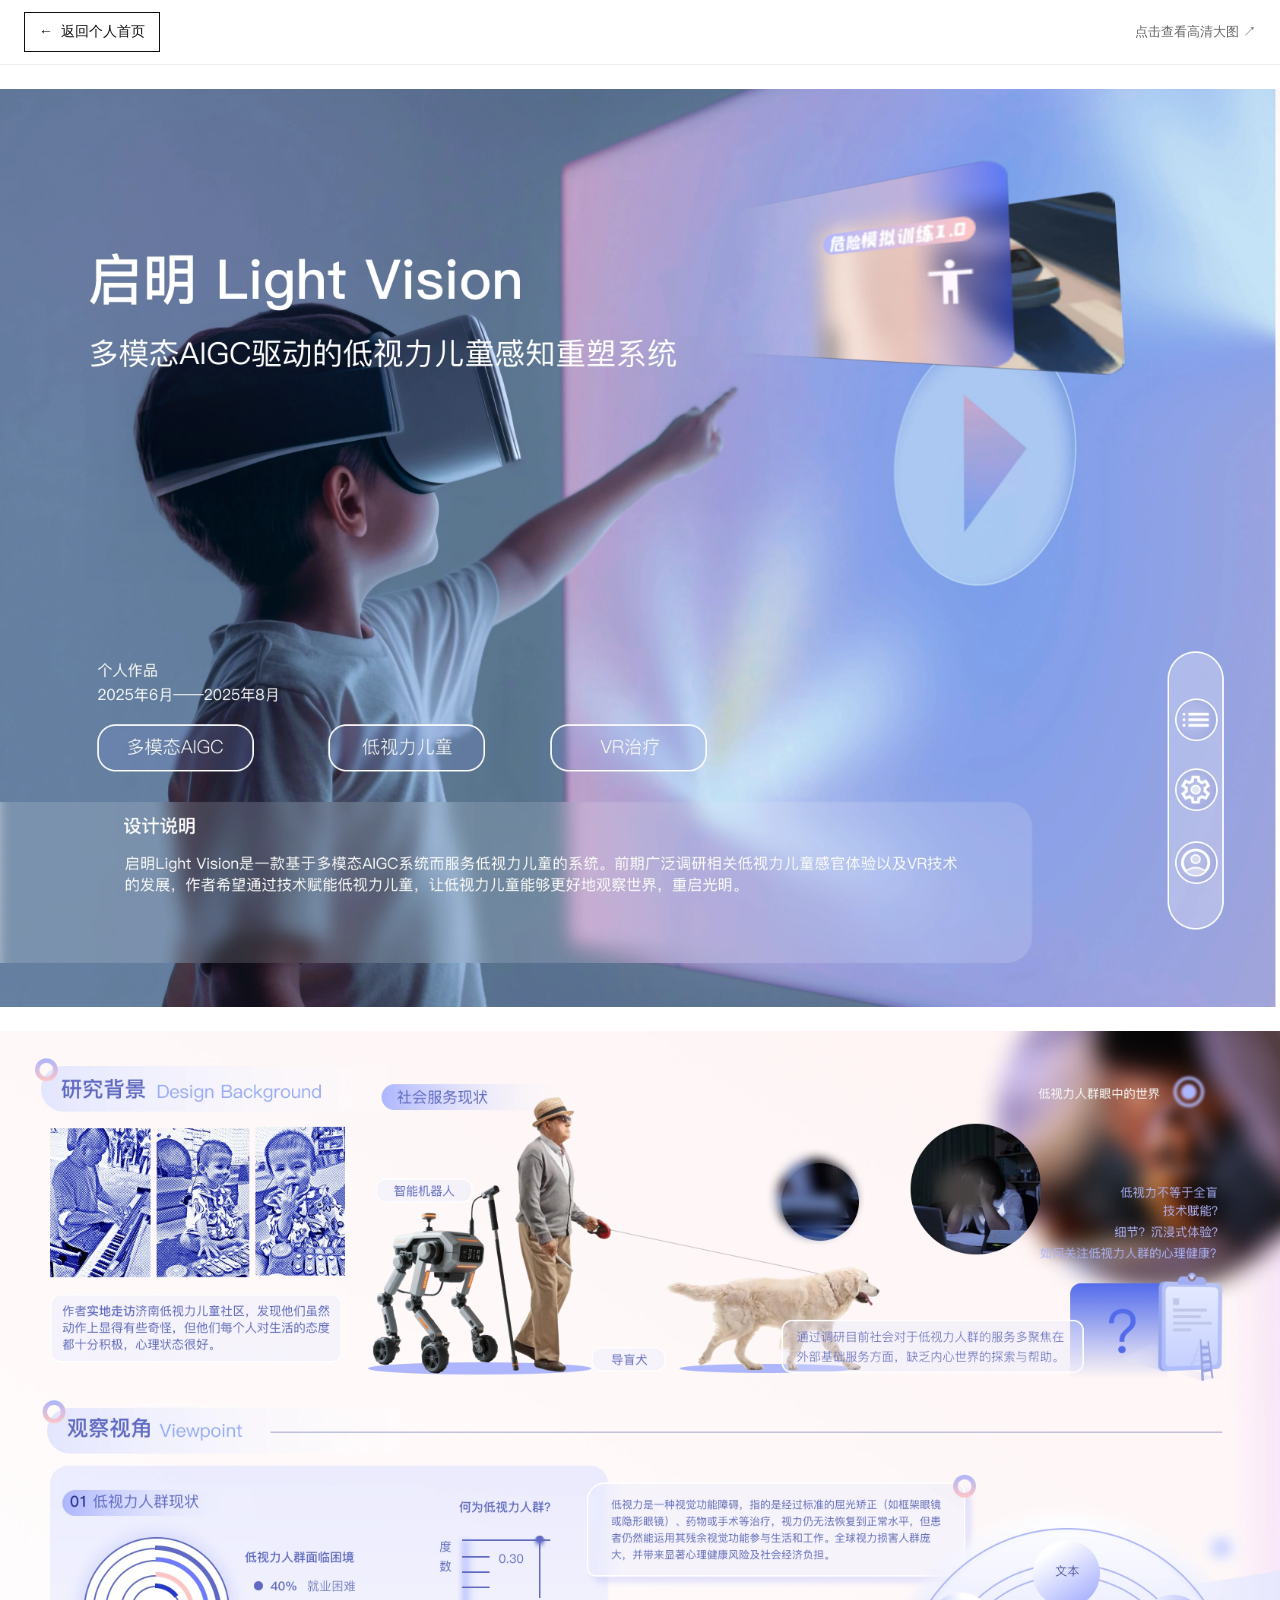
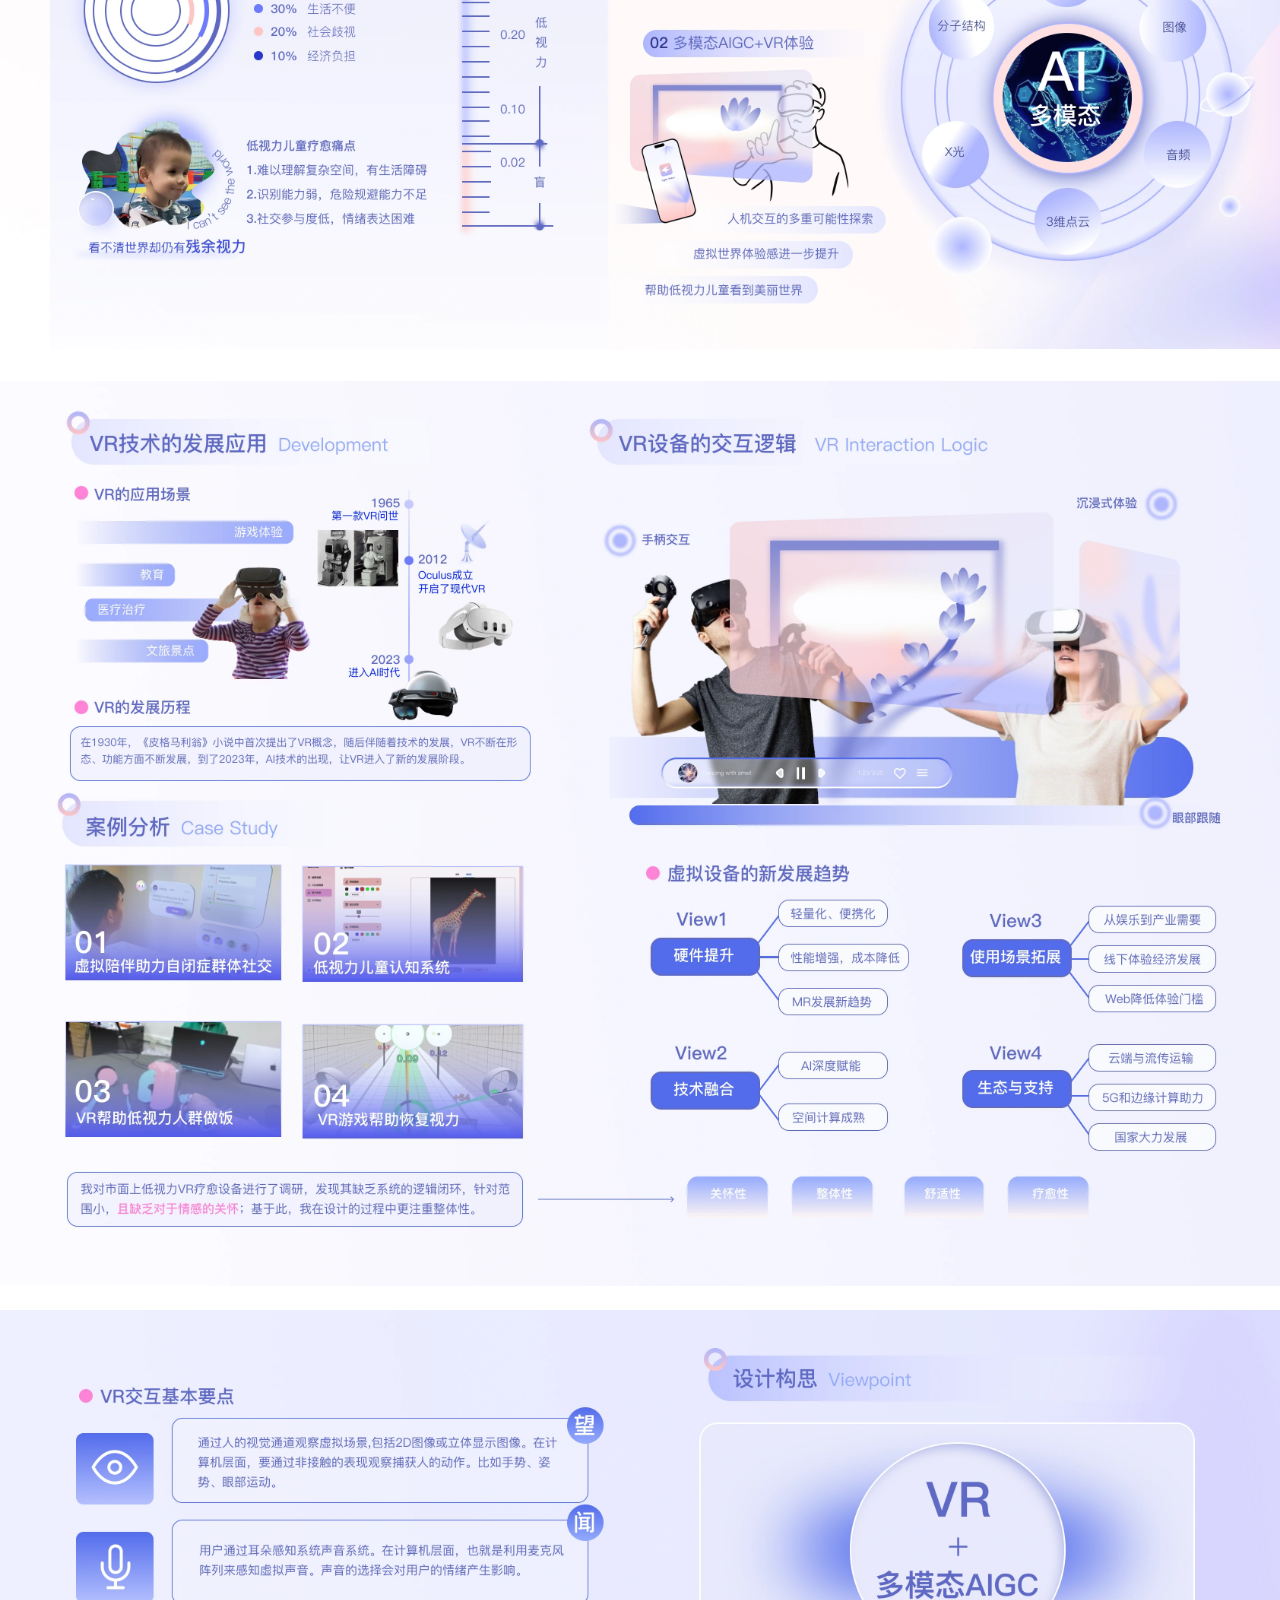
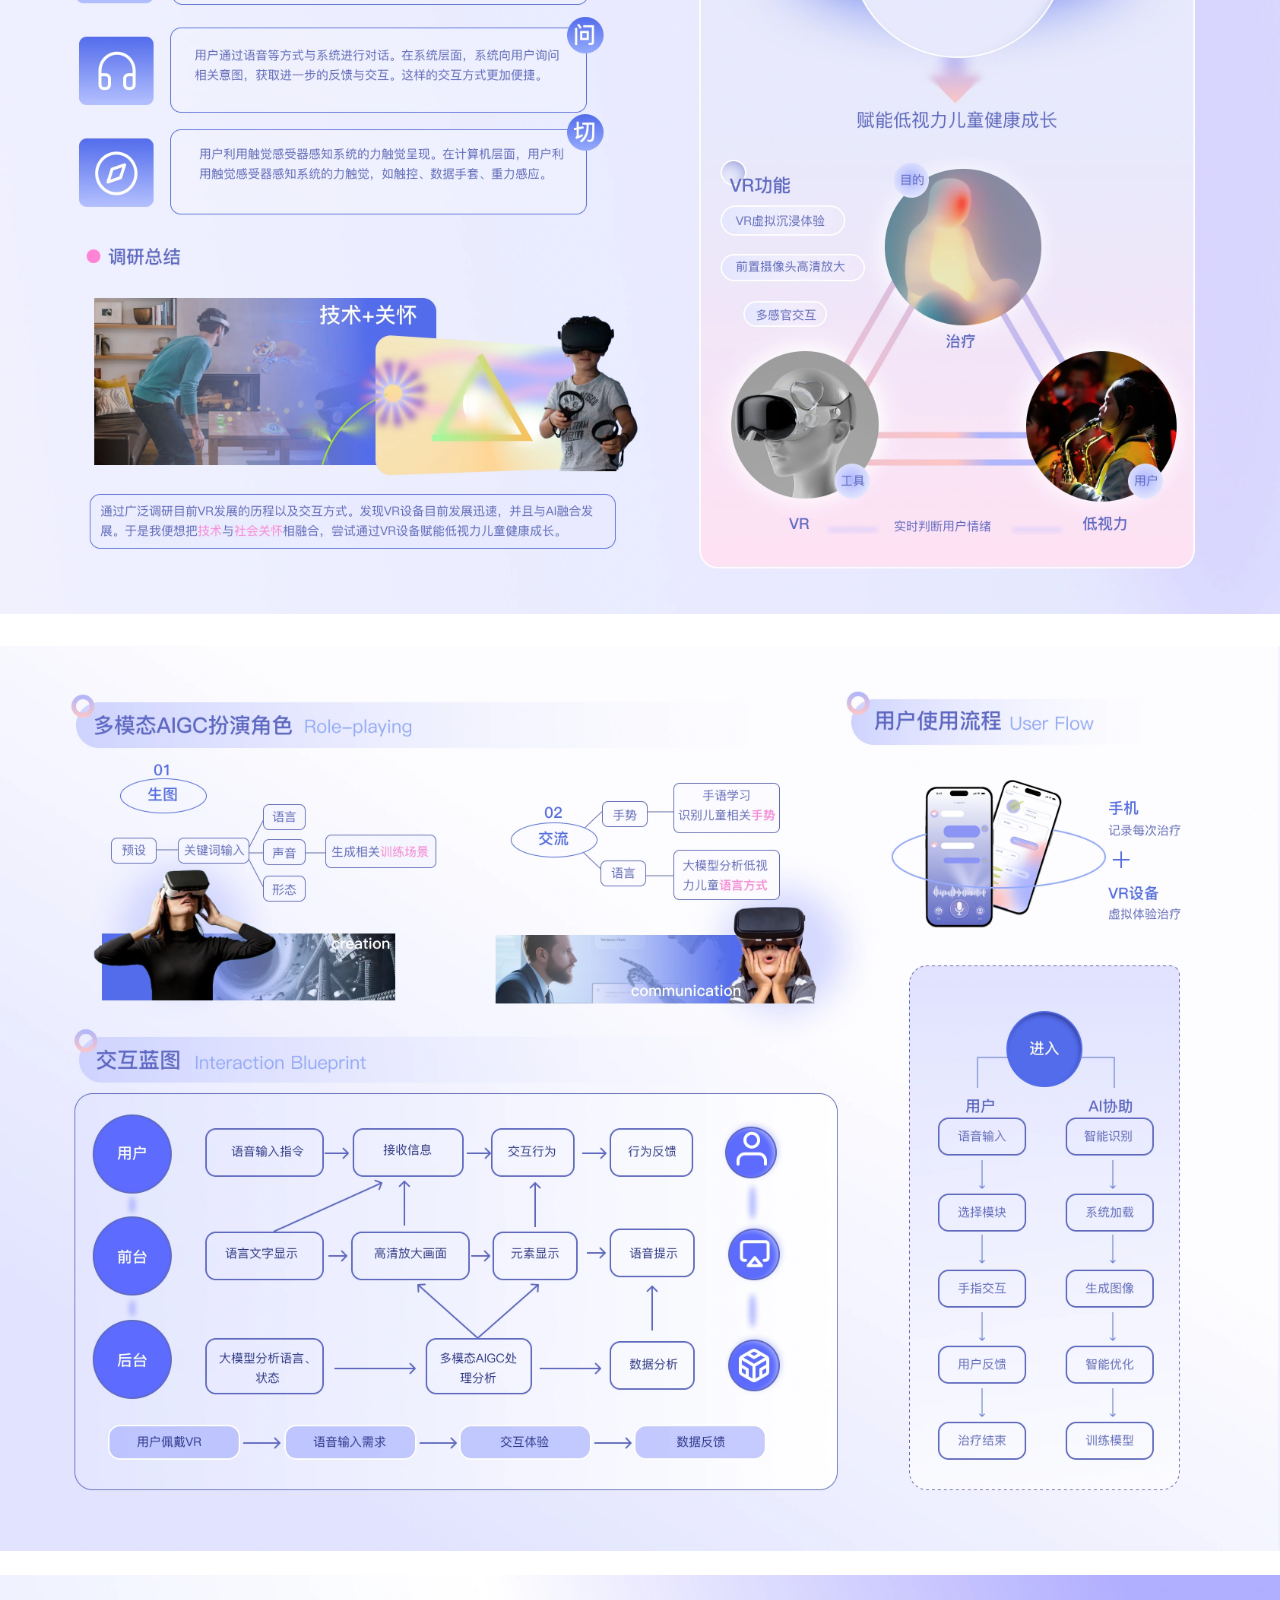
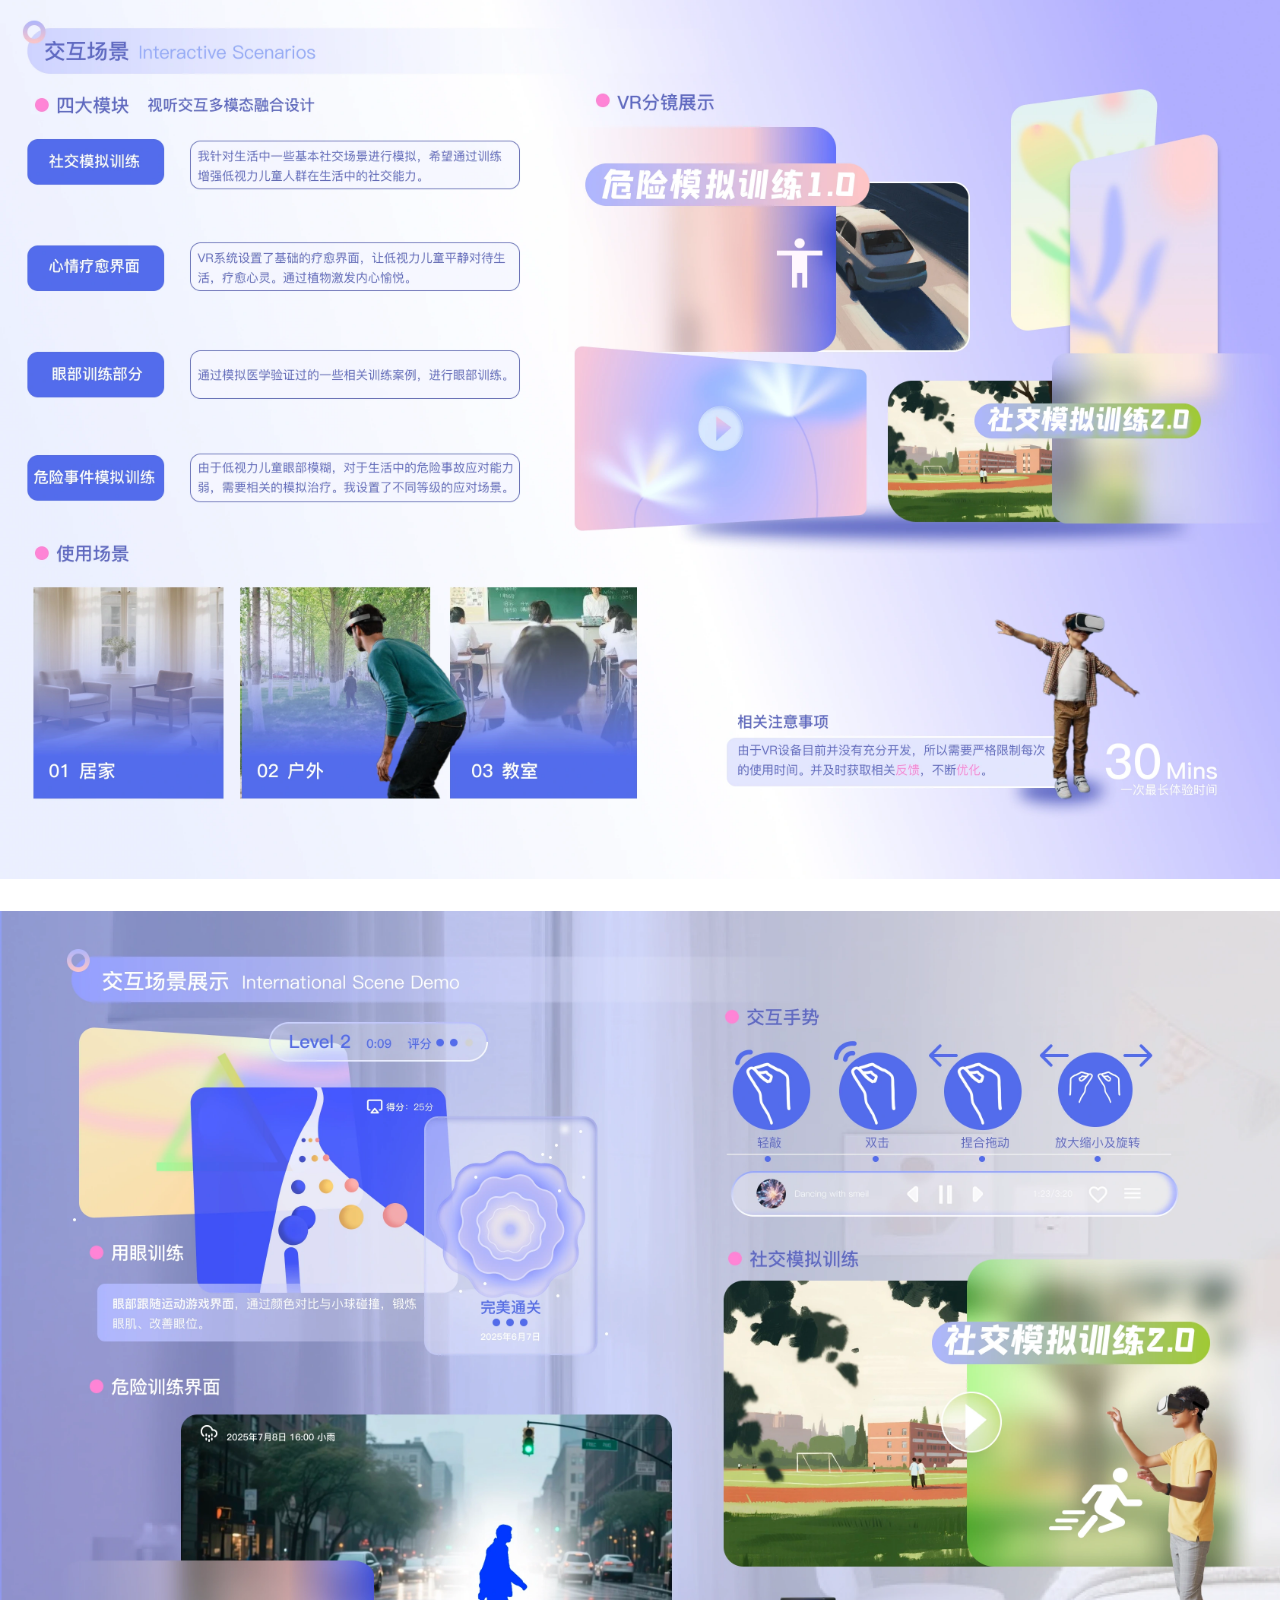
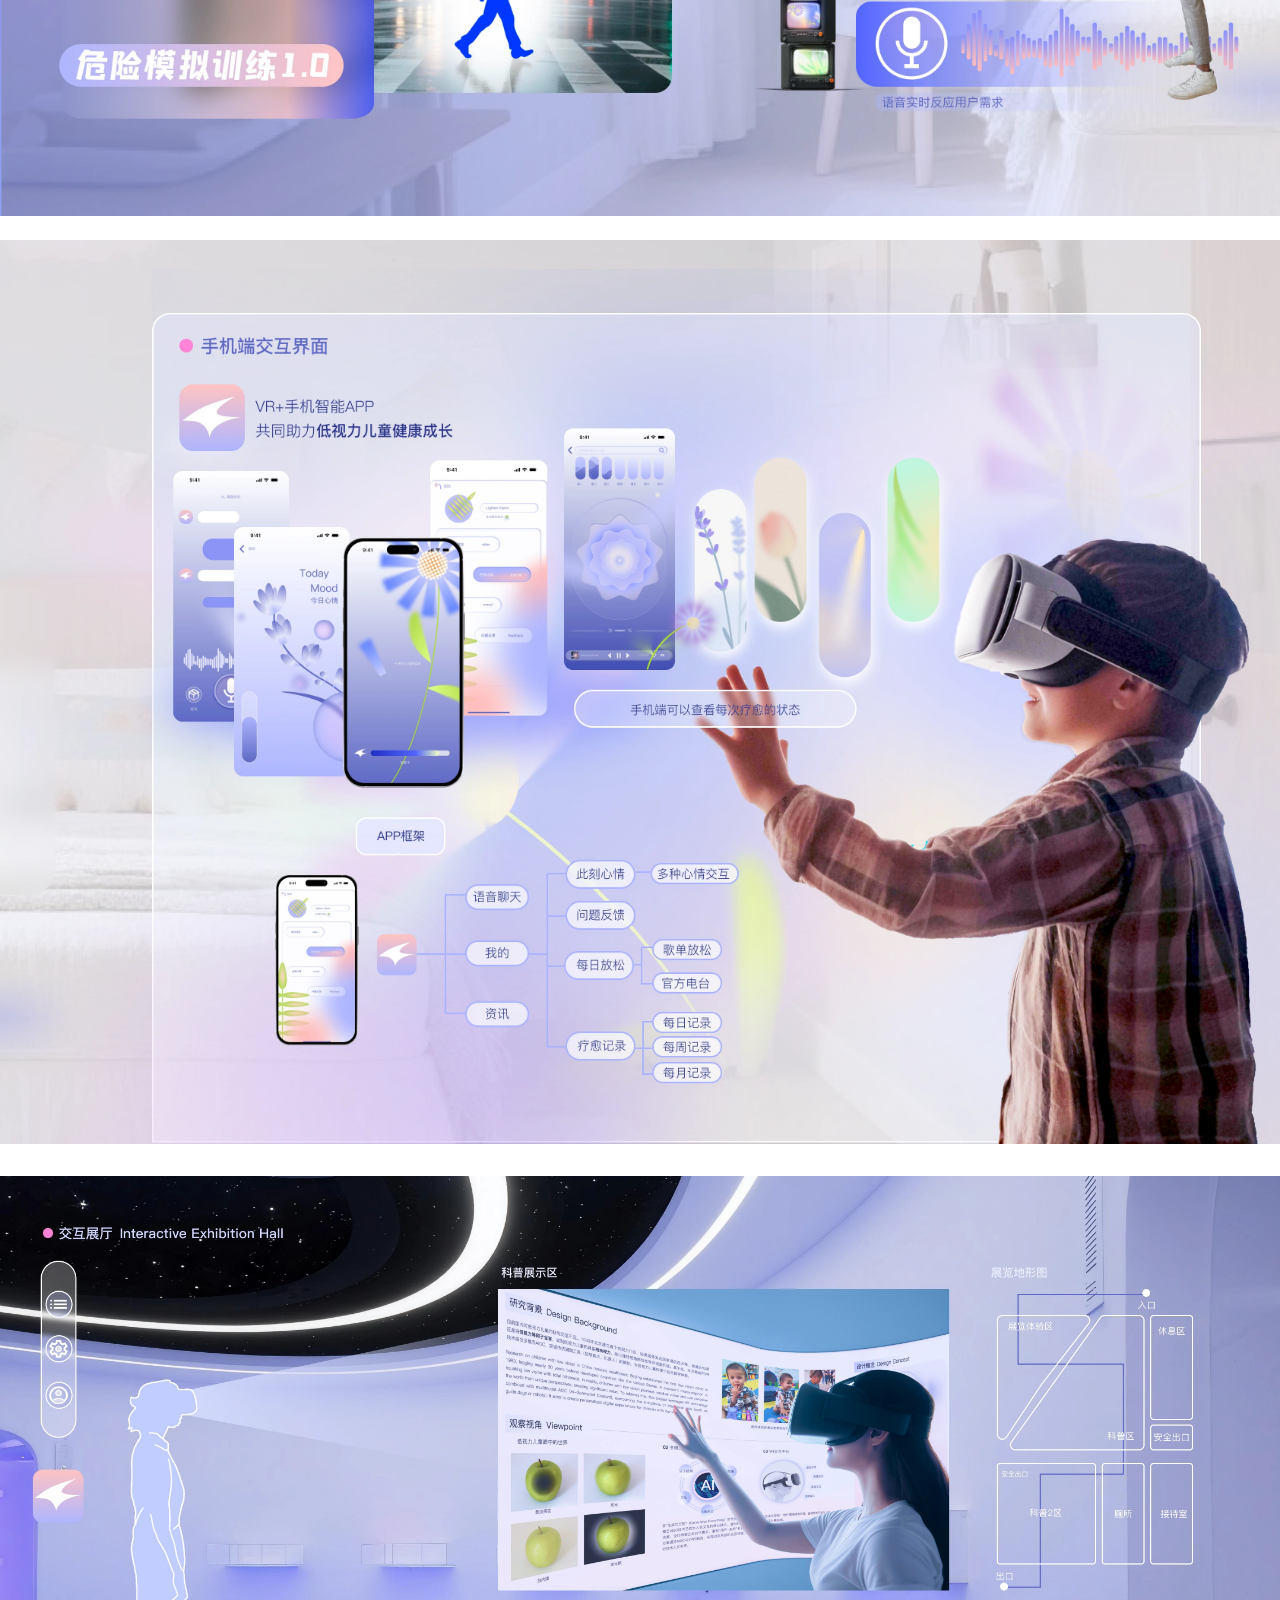
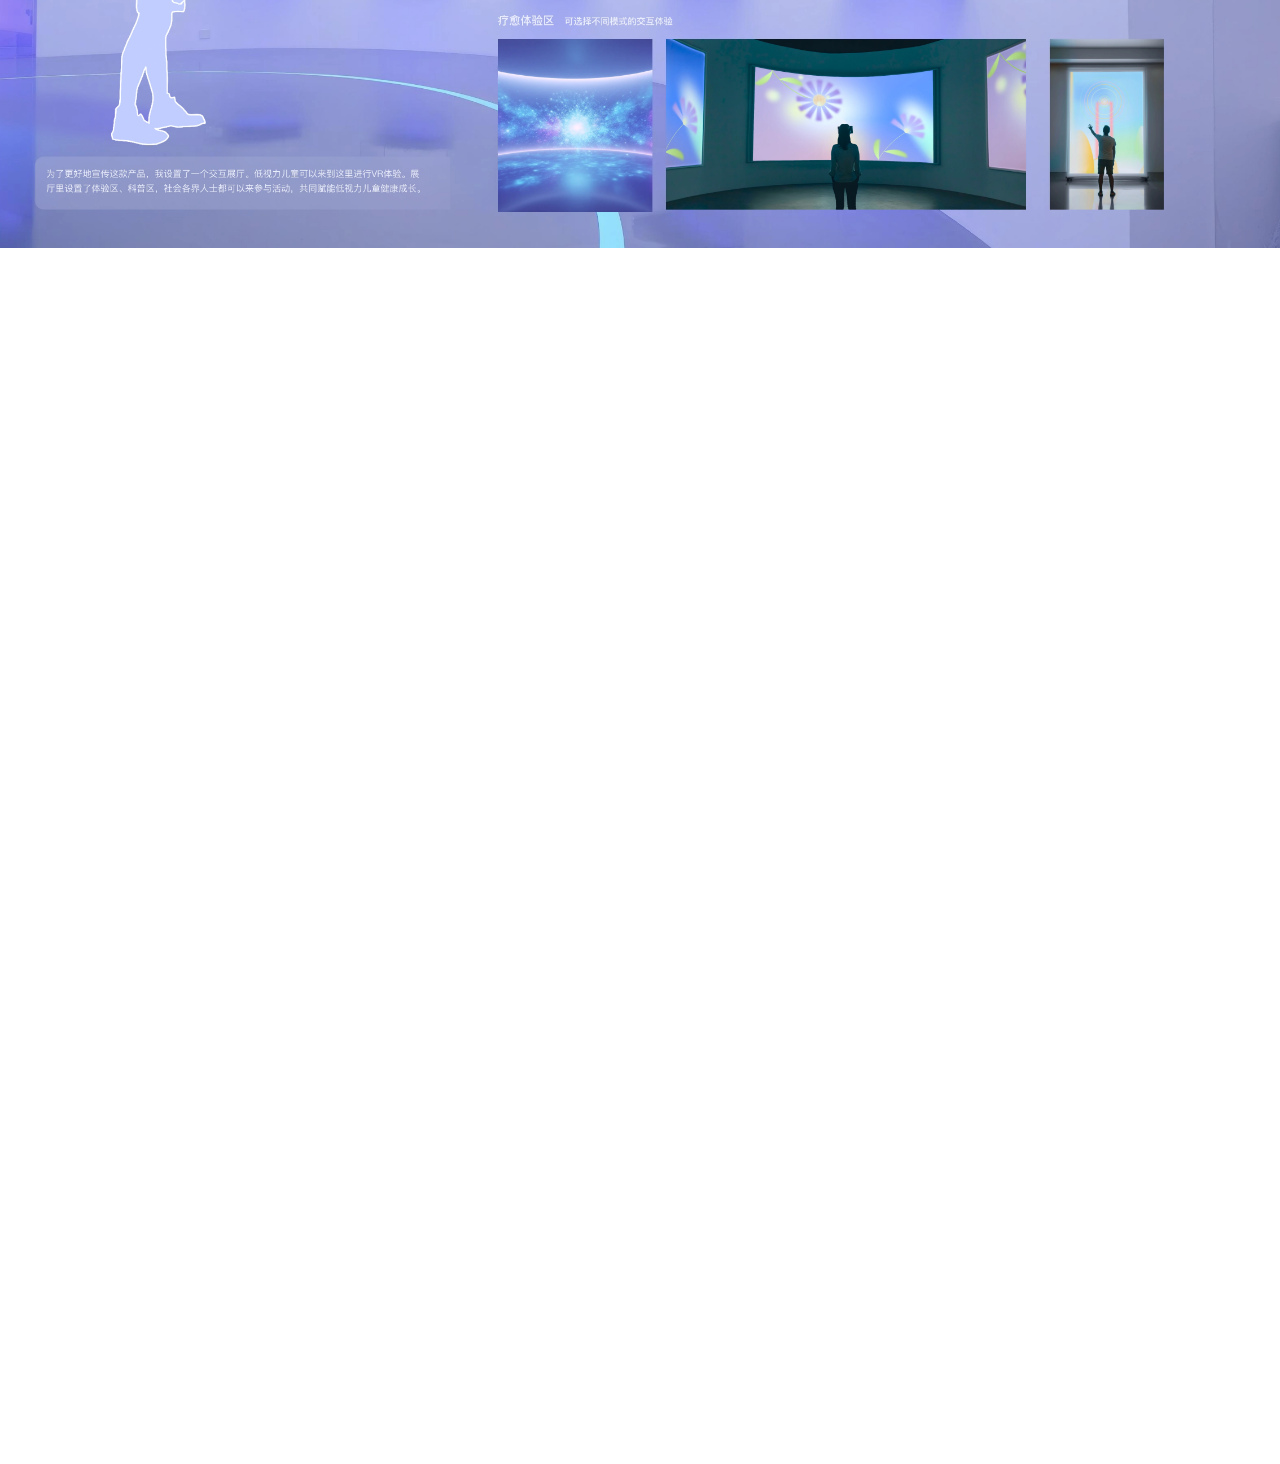
<file: projects/vr/index.html>
<!doctype html>
<html lang="zh-CN">
  <head>
    <meta charset="UTF-8" />
    <meta name="viewport" content="width=device-width, initial-scale=1.0" />
    <meta name="theme-color" content="#ffffff" />
    <meta name="description" content="启明 Light Vision：多模态 AIGC 驱动的低视力儿童感知重塑系统。展示项目研究、VR 交互流程、训练场景、配套 App 与展厅设计。" />
    <title>启明 Light Vision · VR 系统设计 · Sunny's Portfolio</title>
    <link rel="canonical" href="https://xianyun790-afk.github.io/projects/vr/" />
    <style>
      * { box-sizing: border-box; }
      html, body { margin: 0; padding: 0; background: #fff; }
      main { width: 100%; max-width: 1620px; margin: 0 auto; padding: 24px 0 48px; }
      .project-chapter { display: grid; gap: 24px; margin: 0 0 32px; }
      .project-chapter:last-child { margin-bottom: 0; }
      .project-board--reflection { width: min(100%, 1058px); margin: 0 auto; }
      @media (max-width: 700px) {
        main { padding: 12px 0 24px; }
        .project-chapter { gap: 12px; margin-bottom: 16px; }
      }
      .project-nav-inner { display: flex; align-items: center; justify-content: space-between; gap: 12px; }
      .view-hint { margin: 0; color: #666; font: 13px/1.5 "PingFang SC", -apple-system, BlinkMacSystemFont, "Microsoft YaHei", sans-serif; }
      .project-board { display: block; cursor: zoom-in; }
      .project-board:focus-visible { outline: 3px solid #594cc7; outline-offset: -3px; }
      .project-board img { display: block; width: 100%; height: auto; margin: 0; padding: 0; }
      .screen-reader-only { position: absolute; width: 1px; height: 1px; padding: 0; margin: -1px; overflow: hidden; clip-path: inset(50%); white-space: nowrap; }
      @media (max-width: 420px) { .view-hint { font-size: 12px; white-space: nowrap; } }
    </style>
    <link rel="stylesheet" crossorigin href="/assets/project-navigation-v4YT9tuy.css">
  </head>
  <body>
    <nav class="project-nav" aria-label="项目导航">
      <div class="project-nav-inner">
        <a class="project-home" href="/#home"><span aria-hidden="true">←</span><span>返回个人首页</span></a>
        <p class="view-hint">点击查看高清大图 ↗</p>
      </div>
    </nav>
    <main aria-label="启明 Light Vision · VR 系统设计作品">
      <h1 class="screen-reader-only">启明 Light Vision：多模态 AIGC 驱动的低视力儿童感知重塑系统</h1>
      <section class="project-chapter" aria-label="项目介绍与研究背景">
        <a class="project-board" href="/assets/projects/vr/vr-01-left.webp" target="_blank" rel="noopener" aria-label="查看启明 Light Vision 项目封面、设计说明与个人作品信息高清大图（在新标签页打开）">
          <img src="/assets/projects/vr/vr-01-left.webp" srcset="/assets/projects/vr/vr-01-left-mobile.webp 1200w, /assets/projects/vr/vr-01-left.webp 3368w" sizes="(max-width: 1620px) 100vw, 1620px" width="3368" height="2416" decoding="async" fetchpriority="high" alt="启明 Light Vision 项目封面、设计说明与个人作品信息。" />
        </a>
        <a class="project-board" href="/assets/projects/vr/vr-01-right.webp" target="_blank" rel="noopener" aria-label="查看研究背景与观察视角高清大图（在新标签页打开）">
          <img src="/assets/projects/vr/vr-01-right.webp" srcset="/assets/projects/vr/vr-01-right-mobile.webp 1200w, /assets/projects/vr/vr-01-right.webp 3368w" sizes="(max-width: 1620px) 100vw, 1620px" width="3368" height="2416" decoding="async" loading="lazy" alt="研究背景与观察视角：低视力人群现状、多模态 AIGC 与 VR 体验。" />
        </a>
      </section>
      <section class="project-chapter" aria-label="技术研究与设计构思">
        <a class="project-board" href="/assets/projects/vr/vr-02-left.webp" target="_blank" rel="noopener" aria-label="查看VR 技术的发展应用、案例分析、设备交互逻辑与发展趋势高清大图（在新标签页打开）">
          <img src="/assets/projects/vr/vr-02-left.webp" srcset="/assets/projects/vr/vr-02-left-mobile.webp 1200w, /assets/projects/vr/vr-02-left.webp 3368w" sizes="(max-width: 1620px) 100vw, 1620px" width="3368" height="2380" decoding="async" loading="lazy" alt="VR 技术的发展应用、案例分析、设备交互逻辑与发展趋势。" />
        </a>
        <a class="project-board" href="/assets/projects/vr/vr-02-right.webp" target="_blank" rel="noopener" aria-label="查看VR 交互基本要点、调研总结与多模态 AIGC 设计构思高清大图（在新标签页打开）">
          <img src="/assets/projects/vr/vr-02-right.webp" srcset="/assets/projects/vr/vr-02-right-mobile.webp 1200w, /assets/projects/vr/vr-02-right.webp 3368w" sizes="(max-width: 1620px) 100vw, 1620px" width="3368" height="2380" decoding="async" loading="lazy" alt="VR 交互基本要点、调研总结与多模态 AIGC 设计构思。" />
        </a>
      </section>
      <section class="project-chapter" aria-label="交互流程与训练场景">
        <a class="project-board" href="/assets/projects/vr/vr-03-left.webp" target="_blank" rel="noopener" aria-label="查看多模态 AIGC 角色扮演、用户使用流程与完整交互蓝图高清大图（在新标签页打开）">
          <img src="/assets/projects/vr/vr-03-left.webp" srcset="/assets/projects/vr/vr-03-left-mobile.webp 1200w, /assets/projects/vr/vr-03-left.webp 3368w" sizes="(max-width: 1620px) 100vw, 1620px" width="3368" height="2380" decoding="async" loading="lazy" alt="多模态 AIGC 角色扮演、用户使用流程与完整交互蓝图。" />
        </a>
        <a class="project-board" href="/assets/projects/vr/vr-03-right.webp" target="_blank" rel="noopener" aria-label="查看四大训练模块、VR 分镜展示、使用场景与注意事项高清大图（在新标签页打开）">
          <img src="/assets/projects/vr/vr-03-right.webp" srcset="/assets/projects/vr/vr-03-right-mobile.webp 1200w, /assets/projects/vr/vr-03-right.webp 3368w" sizes="(max-width: 1620px) 100vw, 1620px" width="3368" height="2380" decoding="async" loading="lazy" alt="四大训练模块、VR 分镜展示、使用场景与注意事项。" />
        </a>
      </section>
      <section class="project-chapter" aria-label="交互演示与配套 App">
        <a class="project-board" href="/assets/projects/vr/vr-04-left.webp" target="_blank" rel="noopener" aria-label="查看用眼训练、危险模拟训练、社交模拟训练和交互手势演示高清大图（在新标签页打开）">
          <img src="/assets/projects/vr/vr-04-left.webp" srcset="/assets/projects/vr/vr-04-left-mobile.webp 1200w, /assets/projects/vr/vr-04-left.webp 3368w" sizes="(max-width: 1620px) 100vw, 1620px" width="3368" height="2380" decoding="async" loading="lazy" alt="用眼训练、危险模拟训练、社交模拟训练和交互手势演示。" />
        </a>
        <a class="project-board" href="/assets/projects/vr/vr-04-right.webp" target="_blank" rel="noopener" aria-label="查看配套手机 App 交互界面、功能框架与 VR 使用场景高清大图（在新标签页打开）">
          <img src="/assets/projects/vr/vr-04-right.webp" srcset="/assets/projects/vr/vr-04-right-mobile.webp 1200w, /assets/projects/vr/vr-04-right.webp 3368w" sizes="(max-width: 1620px) 100vw, 1620px" width="3368" height="2380" decoding="async" loading="lazy" alt="配套手机 App 交互界面、功能框架与 VR 使用场景。" />
        </a>
      </section>
      <section class="project-chapter" aria-label="交互展厅与设计反思">
        <a class="project-board" href="/assets/projects/vr/vr-05-left.webp" target="_blank" rel="noopener" aria-label="查看完整交互展厅高清大图（在新标签页打开）">
          <img src="/assets/projects/vr/vr-05-left.webp" srcset="/assets/projects/vr/vr-05-left-mobile.webp 1200w, /assets/projects/vr/vr-05-left.webp 4536w" sizes="(max-width: 1620px) 100vw, 1620px" width="4536" height="2380" decoding="async" loading="lazy" alt="完整交互展厅：科普展示区、沉浸体验区、展厅地图与空间效果。" />
        </a>
        <a class="project-board project-board--reflection" href="/assets/projects/vr/vr-05-right.webp" target="_blank" rel="noopener" aria-label="查看设计反思高清大图（在新标签页打开）">
          <img src="/assets/projects/vr/vr-05-right.webp" srcset="/assets/projects/vr/vr-05-right-mobile.webp 1200w, /assets/projects/vr/vr-05-right.webp 2200w" sizes="(max-width: 1058px) 100vw, 1058px" width="2200" height="2380" decoding="async" loading="lazy" alt="设计反思：方案可能性、相关 VR 设备疗效论证及项目潜在挑战与应对风险。" />
        </a>
      </section>
    </main>
  </body>
</html>
</file>
<file: assets/main-CUCRFMHK.css>
.design-1{background:#fff;position:relative;width:100%;height:100%}.design-2{position:absolute;align-content:stretch;display:flex;flex-direction:column;gap:34.625px;height:258px;align-items:flex-start;left:416px;top:777px;width:1007px}.design-3{align-content:stretch;display:flex;gap:40.395px;align-items:center;position:relative;flex-shrink:0;width:100%}.design-4{position:relative;flex-shrink:0;width:7.213px;height:7.213px}.design-5{position:absolute;display:block;inset:0;max-width:none;width:100%;height:100%}.design-6{transform:translateY(-50%);word-break:break-word;position:absolute;display:flex;flex-direction:column;font-family:Bowlby One SC,PingFang SC,sans-serif;font-weight:400;justify-content:center;line-height:0;left:calc(50% - 360px);font-style:normal;font-size:64px;color:#000;top:557.5px;letter-spacing:-1.28px;text-transform:uppercase;white-space:nowrap}.design-7{line-height:46.895px}.design-8{word-break:break-word;position:absolute;align-content:stretch;display:flex;flex-direction:column;font-family:PingFang SC,PingFang SC,sans-serif;font-weight:400;gap:12px;align-items:center;line-height:0;left:1734px;font-style:normal;font-size:24px;color:#000;top:990px;text-transform:uppercase;width:140px}.design-9{display:flex;flex-direction:column;justify-content:center;position:relative;flex-shrink:0;text-align:center;width:100%}.design-10{line-height:24px}.design-11{display:flex;flex-direction:column;justify-content:center;position:relative;flex-shrink:0;width:100%}.design-12{transform:translateY(-50%);word-break:break-word;position:absolute;display:flex;flex-direction:column;font-family:PingFang SC,PingFang SC,sans-serif;font-weight:400;justify-content:center;line-height:0;left:775px;text-transform:lowercase;font-style:normal;font-size:32px;color:#000;top:618px;white-space:nowrap}.design-13{cursor:pointer;line-height:24px}.design-14{position:absolute;display:contents;left:577px;top:680px}.design-15{transform:translateY(-50%);word-break:break-word;position:absolute;display:flex;flex-direction:column;font-family:Bitcount Grid Single,PingFang SC,sans-serif;font-weight:400;justify-content:center;line-height:0;left:630px;text-transform:lowercase;font-style:normal;color:#a8a8b0;font-size:24px;top:712px;white-space:nowrap}.design-16{line-height:32px}.design-17{position:absolute;border-width:2px;border-color:#000;border-style:solid;height:63px;left:577px;top:680px;width:766px}.design-18{position:absolute;left:586px;width:33px;height:33px;top:695px}.design-19{position:absolute;display:contents;left:803px;top:177px}.design-20{position:absolute;background:#000;border-width:.949px;border-color:#000;border-style:solid;height:297px;left:811px;top:177px;width:307px}.design-21{position:absolute;background:#fff;border-width:2px;border-color:#000;border-style:solid;height:310px;left:803px;top:184px;width:308px}.design-22{position:absolute;left:811px;width:293px;height:293px;top:193px}.design-23{position:absolute;inset:0;overflow:hidden;pointer-events:none}.design-24{position:absolute;height:133.84%;left:-.03%;max-width:none;top:-33.84%;width:100.05%}.design-25{position:absolute;background:#000;border-width:0;border-color:#000;border-style:solid;height:722px;left:313px;top:265px;width:1492px}.design-26{position:absolute;background:#fff;border-width:2px;border-color:#000;border-style:solid;height:732px;left:297px;top:238px;width:1492px}.design-27{transform:translateY(-50%);word-break:break-word;position:absolute;display:flex;flex-direction:column;font-family:Bowlby One SC,PingFang SC,sans-serif;font-weight:400;height:53px;justify-content:center;line-height:0;left:calc(50% - 495px);font-style:normal;font-size:24px;color:#000;top:306.5px;text-transform:uppercase;width:177px}.design-28{transform:translateY(-50%);word-break:break-word;position:absolute;display:flex;flex-direction:column;font-family:Bowlby One SC,PingFang SC,sans-serif;font-weight:400;height:53px;justify-content:center;line-height:0;left:calc(50% + 186px);font-style:normal;font-size:24px;color:#000;top:306.5px;text-transform:uppercase;width:256px}.design-29{transform:translateY(-50%);word-break:break-word;position:absolute;display:flex;flex-direction:column;font-family:Bowlby One SC,PingFang SC,sans-serif;font-weight:400;height:53px;justify-content:center;line-height:0;left:calc(50% - 489px);font-style:normal;font-size:24px;color:#000;top:530.5px;text-transform:uppercase;width:256px}.design-30{position:absolute;display:contents;left:89px;top:82px}.design-31{position:absolute;background:#000;border-width:0;border-color:#000;border-style:solid;height:290px;left:96px;top:93px;width:286px}.design-32{position:absolute;background:#fff;border-width:2px;border-color:#000;border-style:solid;height:290px;left:89px;top:82px;width:280px}.design-33{transform:translateY(-50%);word-break:break-word;position:absolute;display:flex;flex-direction:column;font-family:Bowlby One SC,PingFang SC,sans-serif;font-weight:400;justify-content:center;line-height:0;left:calc(50% - 854px);font-style:normal;font-size:24px;color:#000;top:105.5px;text-transform:uppercase;width:156px}.design-34{position:absolute;height:234px;left:106px;top:123px;width:247px}.design-35{position:absolute;height:124.1%;left:-5.71%;max-width:none;top:-24.1%;width:117.71%}.design-36{word-break:break-word;position:absolute;font-family:Bitcount Grid Single,PingFang SC,sans-serif;font-weight:400;line-height:normal;left:415px;font-style:normal;font-size:40px;color:#000;top:179px;white-space:nowrap}.design-37{position:absolute;display:contents;left:465px;top:414px}.design-38{word-break:break-word;position:absolute;font-family:Bitcount Grid Single,PingFang SC,sans-serif;font-weight:400;line-height:normal;left:482px;font-style:normal;font-size:20px;color:#000;top:414px;white-space:nowrap}.design-39{position:absolute;display:flex;align-items:center;justify-content:center;left:465px;width:11.314px;height:11.314px;top:418px}.design-40{transform:rotate(-45deg);flex:none}.design-41{position:relative;width:8px;height:8px}.design-42{position:absolute;display:contents;left:482px;top:434px}.design-43{word-break:break-word;position:absolute;align-content:stretch;display:flex;font-family:PingFang SC,PingFang SC,sans-serif;font-weight:400;gap:8px;align-items:center;line-height:normal;left:482px;font-style:normal;font-size:20px;color:#000;top:441px;white-space:nowrap}.design-44{position:relative;flex-shrink:0}.design-45{position:absolute;height:36px;left:882px;top:434px;width:37px}.design-46{position:absolute;inset:0;max-width:none;object-fit:cover;pointer-events:none;width:100%;height:100%}.design-47{position:absolute;display:contents;left:465px;top:333px}.design-48{word-break:break-word;position:absolute;font-family:Bitcount Grid Single,PingFang SC,sans-serif;font-weight:400;line-height:normal;left:482px;font-style:normal;font-size:20px;color:#000;top:333px;white-space:nowrap}.design-49{position:absolute;display:flex;align-items:center;justify-content:center;left:465px;width:11.314px;height:11.314px;top:337px}.design-50{position:absolute;display:contents;left:482px;top:357px}.design-51{word-break:break-word;position:absolute;align-content:stretch;display:flex;font-family:PingFang SC,PingFang SC,sans-serif;font-weight:400;gap:8px;align-items:center;left:482px;font-style:normal;font-size:20px;color:#000;top:360px;white-space:nowrap}.design-52{line-height:0;position:relative;flex-shrink:0}.design-53{font-family:PingFang SC,PingFang SC,sans-serif;font-weight:600;line-height:normal}.design-54{line-height:normal}.design-55{line-height:normal;position:relative;flex-shrink:0}.design-56{position:absolute;height:33px;left:883px;top:357px;width:36px}.design-57{position:absolute;height:102.46%;left:0;max-width:none;top:-2.46%;width:100%}.design-58{position:absolute;display:contents;left:1146px;top:345px}.design-59{word-break:break-word;position:absolute;align-content:stretch;display:flex;font-family:PingFang SC,PingFang SC,sans-serif;font-weight:600;gap:22px;align-items:center;line-height:normal;left:1163px;font-style:normal;font-size:20px;color:#000;top:369px;white-space:nowrap}.design-60{word-break:break-word;position:absolute;font-family:Bitcount Grid Single,PingFang SC,sans-serif;font-weight:400;line-height:normal;left:1163px;font-style:normal;font-size:20px;color:#000;top:345px;white-space:nowrap}.design-61{position:absolute;display:flex;align-items:center;justify-content:center;left:1146px;width:11.314px;height:11.314px;top:349px}.design-62{word-break:break-word;position:absolute;font-family:PingFang SC,PingFang SC,sans-serif;font-weight:400;line-height:normal;left:1163px;font-style:normal;color:#181818;font-size:16px;top:405px;width:552px}.design-63{position:absolute;display:contents;left:471px;top:560px}.design-64{word-break:break-word;position:absolute;align-content:stretch;display:flex;font-family:PingFang SC,PingFang SC,sans-serif;font-weight:600;gap:22px;align-items:center;line-height:normal;left:488px;font-style:normal;font-size:20px;color:#000;top:560px;white-space:nowrap}.design-65{position:absolute;display:flex;align-items:center;justify-content:center;left:471px;width:11.314px;height:11.314px;top:569px}.design-66{transform:rotate(-90deg);flex:none}.design-67{position:relative;width:11.314px;height:11.314px}.design-68{word-break:break-word;position:absolute;font-family:PingFang SC,PingFang SC,sans-serif;font-weight:400;line-height:normal;left:488px;font-style:normal;color:#181818;font-size:16px;top:596px;width:494px}.design-69{position:absolute;display:contents;left:471px;top:664px}.design-70{word-break:break-word;position:absolute;align-content:stretch;display:flex;font-family:PingFang SC,PingFang SC,sans-serif;font-weight:600;gap:22px;align-items:center;line-height:normal;left:488px;font-style:normal;font-size:20px;color:#000;top:664px;white-space:nowrap}.design-71{position:absolute;display:flex;align-items:center;justify-content:center;left:471px;width:11.314px;height:11.314px;top:673px}.design-72{word-break:break-word;position:absolute;font-family:PingFang SC,PingFang SC,sans-serif;font-weight:400;line-height:normal;left:488px;font-style:normal;color:#181818;font-size:16px;top:700px;width:494px}.design-73{position:absolute;display:contents;left:471px;top:768px}.design-74{word-break:break-word;position:absolute;align-content:stretch;display:flex;font-family:PingFang SC,PingFang SC,sans-serif;font-weight:600;gap:22px;align-items:center;line-height:normal;left:488px;font-style:normal;font-size:20px;color:#000;top:768px;white-space:nowrap}.design-75{position:absolute;display:flex;align-items:center;justify-content:center;left:471px;width:11.314px;height:11.314px;top:777px}.design-76{word-break:break-word;position:absolute;font-family:PingFang SC,PingFang SC,sans-serif;font-weight:400;line-height:normal;left:488px;font-style:normal;color:#181818;font-size:16px;top:804px;width:494px}.design-77{position:absolute;display:contents;left:1146px;top:663px}.design-78{word-break:break-word;position:absolute;align-content:stretch;display:flex;font-family:PingFang SC,PingFang SC,sans-serif;font-weight:600;gap:22px;align-items:center;line-height:normal;left:1163px;font-style:normal;font-size:20px;color:#000;top:689px;white-space:nowrap}.design-79{word-break:break-word;position:absolute;font-family:Bitcount Grid Single,PingFang SC,sans-serif;font-weight:400;line-height:normal;left:1163px;font-style:normal;font-size:20px;color:#000;top:663px;white-space:nowrap}.design-80{position:absolute;display:flex;align-items:center;justify-content:center;left:1146px;width:11.314px;height:11.314px;top:667px}.design-81{word-break:break-word;position:absolute;text-transform:capitalize;font-family:PingFang SC,PingFang SC,sans-serif;font-weight:400;line-height:normal;left:1163px;font-style:normal;color:#181818;font-size:16px;top:725px;width:494px}.design-82{position:absolute;display:contents;left:1146px;top:560px}.design-83{word-break:break-word;position:absolute;align-content:stretch;display:flex;font-family:PingFang SC,PingFang SC,sans-serif;font-weight:600;gap:22px;align-items:center;line-height:normal;left:1163px;font-style:normal;font-size:20px;color:#000;top:586px;white-space:nowrap}.design-84{word-break:break-word;position:absolute;font-family:Bitcount Grid Single,PingFang SC,sans-serif;font-weight:400;line-height:normal;left:1163px;font-style:normal;font-size:20px;color:#000;top:560px;white-space:nowrap}.design-85{position:absolute;display:flex;align-items:center;justify-content:center;left:1146px;width:11.314px;height:11.314px;top:564px}.design-86{word-break:break-word;position:absolute;font-family:PingFang SC,PingFang SC,sans-serif;font-weight:400;line-height:normal;left:1163px;font-style:normal;font-size:16px;color:#181818;top:622px;width:494px}.design-87{position:absolute;align-content:stretch;display:flex;gap:2px;align-items:center;left:1568px;top:861px}.design-88{word-break:break-word;font-family:Bitcount Grid Single,PingFang SC,sans-serif;font-weight:400;line-height:normal;font-style:normal;position:relative;flex-shrink:0;font-size:24px;color:#000;white-space:nowrap}.design-89{display:flex;align-items:center;justify-content:center;position:relative;flex-shrink:0;width:11.314px;height:11.314px}.design-90{position:absolute;background:#000;border-width:0;border-color:#000;border-style:solid;height:889px;left:93px;top:132px;width:1708px}.design-91{position:absolute;background:#fff;border-width:2px;border-color:#000;border-style:solid;height:902px;left:75px;top:98px;width:1708px}.design-92{word-break:break-word;position:absolute;font-family:Bitcount Grid Single,PingFang SC,sans-serif;font-weight:400;line-height:normal;left:75px;font-style:normal;font-size:40px;color:#000;top:50px;white-space:nowrap}.design-93{position:absolute;height:898px;left:479.87px;top:100px;width:0}.design-94{position:absolute;inset:0 -1px}.design-95{display:block;max-width:none;width:100%;height:100%}.design-96{position:absolute;display:contents;left:114px;top:141.57px}.design-97{word-break:break-word;position:absolute;font-family:Bitcount Grid Single,PingFang SC,sans-serif;font-weight:400;line-height:normal;left:141.66px;font-style:normal;font-size:29.696px;color:#000;top:141.57px;white-space:nowrap}.design-98{position:absolute;display:flex;align-items:center;justify-content:center;left:114px;width:14.223px;height:14.223px;top:153.29px}.design-99{transform:rotate(-135deg);flex:none}.design-100{position:relative;width:10.057px;height:10.057px}.design-101{position:absolute;display:contents;left:544px;top:141.57px}.design-102{transform:translateY(-50%);word-break:break-word;position:absolute;display:flex;flex-direction:column;font-family:Bitcount Grid Single,PingFang SC,sans-serif;font-weight:400;justify-content:center;line-height:0;left:571.66px;font-style:normal;font-size:29.696px;color:#000;top:159.57px;white-space:nowrap}.design-103{position:absolute;display:flex;align-items:center;justify-content:center;left:544px;width:14.223px;height:14.223px;top:153.29px}.design-104{position:absolute;display:contents;left:544px;top:691px}.design-105{transform:translateY(-50%);word-break:break-word;position:absolute;display:flex;flex-direction:column;font-family:Bitcount Grid Single,PingFang SC,sans-serif;font-weight:400;justify-content:center;line-height:0;left:571.66px;font-style:normal;font-size:29.696px;color:#000;top:709px;white-space:nowrap}.design-106{position:absolute;display:flex;align-items:center;justify-content:center;left:544px;width:14.223px;height:14.223px;top:702.72px}.design-107{position:absolute;display:contents;left:114px;top:190px}.design-108{position:absolute;display:contents;left:114px;top:493px}.design-109{position:absolute;display:flex;align-items:center;justify-content:center;left:114px;width:14.223px;height:14.223px;top:555.03px}.design-110{position:absolute;display:contents;left:136.22px;top:493px}.design-111{word-break:break-word;position:absolute;font-family:Bitcount Grid Single,PingFang SC,sans-serif;font-weight:400;line-height:normal;left:162.05px;font-style:normal;font-size:25.143px;color:#000;top:550px;white-space:nowrap}.design-112{position:absolute;height:16.059px;left:136.22px;top:556.17px;width:13.829px}.design-113{position:absolute;inset:-3.11% -3.62%}.design-114{position:absolute;align-content:stretch;display:flex;gap:16px;align-items:center;left:135px;top:592px}.design-115{grid-template-columns:max-content;grid-template-rows:max-content;display:inline-grid;line-height:0;place-items:start;position:relative;flex-shrink:0}.design-116{grid-column:1;height:15.696px;margin-left:0;margin-top:0;position:relative;grid-row:1;width:23px}.design-117{word-break:break-word;font-family:PingFang SC,PingFang SC,sans-serif;font-weight:500;line-height:normal;font-style:normal;position:relative;flex-shrink:0;color:#181818;font-size:16px;width:167px}.design-118{position:absolute;display:contents;left:114px;top:586px}.design-119{position:absolute;display:flex;align-items:center;justify-content:center;left:114px;width:14.223px;height:14.223px;top:648.03px}.design-120{position:absolute;display:contents;left:136.22px;top:586px}.design-121{word-break:break-word;position:absolute;font-family:Bitcount Grid Single,PingFang SC,sans-serif;font-weight:400;line-height:normal;left:162.05px;font-style:normal;font-size:25.143px;color:#000;top:643px;white-space:nowrap}.design-122{position:absolute;height:16.059px;left:136.22px;top:649.17px;width:13.829px}.design-123{position:absolute;align-content:stretch;display:flex;gap:16px;align-items:center;left:135px;top:686px}.design-124{position:absolute;align-content:stretch;display:flex;gap:16px;align-items:center;left:135px;top:720px}.design-125{word-break:break-word;font-family:PingFang SC,PingFang SC,sans-serif;font-weight:500;line-height:normal;font-style:normal;position:relative;flex-shrink:0;color:#181818;font-size:16px;width:234px}.design-126{position:absolute;align-content:stretch;display:flex;gap:16px;align-items:center;left:135px;top:754px}.design-127{position:absolute;display:contents;left:114px;top:357px}.design-128{position:absolute;display:flex;align-items:center;justify-content:center;left:114px;width:14.223px;height:14.223px;top:419.03px}.design-129{position:absolute;display:contents;left:136.22px;top:357px}.design-130{word-break:break-word;position:absolute;font-family:Bitcount Grid Single,PingFang SC,sans-serif;font-weight:400;line-height:normal;left:162.05px;font-style:normal;font-size:25.143px;color:#000;top:414px;white-space:nowrap}.design-131{position:absolute;height:16.059px;left:136.22px;top:420.17px;width:13.829px}.design-132{position:absolute;display:contents;left:135px;top:399px}.design-133{position:absolute;align-content:stretch;display:flex;gap:16px;align-items:center;left:135px;top:456px}.design-134{position:absolute;align-content:stretch;display:flex;gap:16px;align-items:center;left:135px;top:490px}.design-135{position:absolute;display:flex;align-items:center;justify-content:center;left:114px;width:14.223px;height:14.223px;top:195.03px}.design-136{position:absolute;display:contents;left:136.22px;top:190px}.design-137{word-break:break-word;position:absolute;font-family:Bitcount Grid Single,PingFang SC,sans-serif;font-weight:400;line-height:normal;left:162.05px;font-style:normal;font-size:25.143px;color:#000;top:190px;white-space:nowrap}.design-138{position:absolute;height:16.059px;left:136.22px;top:196.17px;width:13.829px}.design-139{position:absolute;display:contents;left:135px;top:232px}.design-140{position:absolute;align-content:stretch;display:flex;gap:16px;align-items:center;left:135px;top:260px}.design-141{position:absolute;align-content:stretch;display:flex;gap:16px;align-items:center;line-height:0;left:135px;top:328px}.design-142{grid-template-columns:max-content;grid-template-rows:max-content;display:inline-grid;place-items:start;position:relative;flex-shrink:0}.design-143{word-break:break-word;font-family:PingFang SC,PingFang SC,sans-serif;font-weight:500;font-style:normal;position:relative;flex-shrink:0;color:#181818;font-size:16px;width:167px}.design-144{text-transform:capitalize;line-height:normal}.design-145{position:absolute;align-content:stretch;display:flex;gap:16px;align-items:center;left:135px;top:360px}.design-146{word-break:break-word;text-transform:capitalize;font-family:PingFang SC,PingFang SC,sans-serif;font-weight:500;line-height:normal;font-style:normal;position:relative;flex-shrink:0;color:#181818;font-size:16px;width:207px}.design-147{position:absolute;display:contents;left:568px;top:215px}.design-148{word-break:break-word;position:absolute;text-transform:capitalize;align-content:stretch;display:flex;font-family:PingFang SC,PingFang SC,sans-serif;font-weight:500;gap:4px;align-items:center;line-height:normal;left:568px;font-style:normal;color:#181818;font-size:16px;top:362px}.design-149{position:relative;flex-shrink:0;width:75px}.design-150{position:relative;flex-shrink:0;width:12px}.design-151{position:relative;flex-shrink:0;width:146px}.design-152{position:absolute;background:#ff462a;height:17px;left:649px;top:218px;width:102px}.design-153{position:absolute;display:contents;left:580px;top:215px}.design-154{position:absolute;height:135px;left:580px;top:215px;width:197.823px}.design-155{position:absolute;height:29px;left:649px;top:255px;width:80px}.design-156{position:absolute;height:258.66%;left:-15.65%;max-width:none;top:-79.27%;width:130.43%}.design-157{position:absolute;height:43.178px;left:625px;overflow:clip;top:287px;width:129px}.design-158{position:absolute;display:contents;inset:0 44.02% 0 0}.design-159{position:absolute;inset:-24.54% 32.48% -35.96% 1.73%;mask-mode:alpha;-webkit-mask-composite:source-in;mask-composite:intersect;mask-clip:no-clip;-webkit-mask-repeat:no-repeat;mask-repeat:no-repeat;-webkit-mask-position:-2.233px 10.594px;mask-position:-2.233px 10.594px;-webkit-mask-size:72.211px 43.178px;mask-size:72.211px 43.178px}.design-160{position:absolute;inset:34.29% 80.61% 37.17% 10.68%}.design-161{position:absolute;inset:34.29% 50.33% 37.17% 40.96%}.design-162{position:absolute;inset:34.29% 89.97% 37.17% .48%}.design-163{position:absolute;inset:34.29% 59.68% 37.17% 30.76%}.design-164{position:absolute;inset:34.29% 69.8% 37.17% 20.08%}.design-165{position:absolute;inset:34.29% 36.08% 37.14% 51.85%}.design-166{position:absolute;inset:34.29% 26.24% 37.14% 63.64%}.design-167{position:absolute;inset:34.29% 15.4% 37.17% 74.48%}.design-168{position:absolute;inset:34.29% 11.87% 37.17% 85.32%}.design-169{position:absolute;inset:34.29% .34% 37.17% 88.99%}.design-170{position:absolute;display:contents;left:1126px;top:215px}.design-171{word-break:break-word;position:absolute;text-transform:capitalize;align-content:stretch;display:flex;font-family:PingFang SC,PingFang SC,sans-serif;font-weight:500;gap:4px;align-items:center;line-height:normal;left:1153px;font-style:normal;color:#181818;font-size:16px;top:362px;width:159px}.design-172{position:relative;flex-shrink:0;width:89px}.design-173{position:absolute;background:#3368ff;height:17px;left:1195px;top:218px;width:102px}.design-174{position:absolute;height:135px;left:1126px;top:215px;width:197.823px}.design-175{position:absolute;height:57px;left:1157px;top:266px;width:157px}.design-176{position:absolute;height:297.41%;left:-18.63%;max-width:none;top:-97.58%;width:134.78%}.design-177{position:absolute;display:contents;left:1396px;top:215px}.design-178{word-break:break-word;position:absolute;text-transform:capitalize;align-content:stretch;display:flex;font-family:PingFang SC,PingFang SC,sans-serif;font-weight:500;gap:4px;align-items:center;line-height:normal;left:1396px;font-style:normal;color:#181818;font-size:16px;top:362px}.design-179{position:relative;flex-shrink:0;width:108px}.design-180{position:absolute;background:#9dbcff;height:17px;left:1465px;top:218px;width:102px}.design-181{position:absolute;height:135px;left:1396px;top:215px;width:197.823px}.design-182{position:absolute;height:87px;left:1446px;top:251px;width:115px}.design-183{position:absolute;height:132%;left:0;max-width:none;top:-13.33%;width:100%}.design-184{position:absolute;display:contents;left:839px;top:450px}.design-185{word-break:break-word;position:absolute;text-transform:capitalize;align-content:stretch;display:flex;font-family:PingFang SC,PingFang SC,sans-serif;font-weight:500;gap:4px;align-items:center;line-height:normal;left:839px;font-style:normal;color:#181818;font-size:16px;top:597px}.design-186{position:relative;flex-shrink:0;width:66px}.design-187{position:relative;flex-shrink:0;width:143px}.design-188{position:absolute;background:#ff50e5;height:17px;left:919px;top:453px;width:102px}.design-189{position:absolute;display:contents;left:850px;top:450px}.design-190{position:absolute;height:135px;left:850px;top:450px;width:197.823px}.design-191{position:absolute;display:contents;left:1104px;top:450px}.design-192{word-break:break-word;position:absolute;text-transform:capitalize;align-content:stretch;display:flex;font-family:PingFang SC,PingFang SC,sans-serif;font-weight:500;gap:4px;align-items:center;line-height:normal;left:1104px;font-style:normal;color:#181818;font-size:16px;top:597px}.design-193{position:absolute;background:#8ed767;height:17px;left:1184px;top:453px;width:102px}.design-194{position:absolute;display:contents;left:1115px;top:450px}.design-195{position:absolute;height:135px;left:1115px;top:450px;width:197.823px}.design-196{position:absolute;display:contents;left:1401px;top:448px}.design-197{word-break:break-word;position:absolute;text-transform:capitalize;align-content:stretch;display:flex;font-family:PingFang SC,PingFang SC,sans-serif;font-weight:500;gap:4px;align-items:center;line-height:normal;left:1401px;font-style:normal;color:#181818;font-size:16px;top:595px}.design-198{position:relative;flex-shrink:0;width:118px}.design-199{position:absolute;background:#ffb645;height:17px;left:1470px;top:451px;width:102px}.design-200{position:absolute;height:135px;left:1401px;top:448px;width:197.823px}.design-201{position:absolute;height:74px;left:1464px;top:489px;width:98px}.design-202{position:absolute;height:248.29%;left:-60.26%;max-width:none;top:-55.93%;width:206.34%}.design-203{position:absolute;display:contents;left:580px;top:450px}.design-204{word-break:break-word;position:absolute;text-transform:capitalize;align-content:stretch;display:flex;font-family:PingFang SC,PingFang SC,sans-serif;font-weight:500;gap:4px;align-items:center;line-height:normal;left:587px;font-style:normal;color:#181818;font-size:16px;top:597px}.design-205{position:absolute;background:#ab9aff;height:17px;left:649px;top:453px;width:102px}.design-206{position:absolute;height:135px;left:580px;top:450px;width:197.823px}.design-207{position:absolute;left:608px;width:158px;height:158px;top:456px}.design-208{position:absolute;height:95px;left:887px;top:482px;width:141px}.design-209{position:absolute;height:114.06%;left:-14.38%;max-width:none;top:-7.49%;width:136.88%}.design-210{position:absolute;display:contents;left:551px;top:752px}.design-211{position:absolute;height:47.613px;left:551px;top:767px;width:41px}.design-212{position:absolute;inset:-2.78% -3.23%}.design-213{position:absolute;display:contents;left:612px;top:752px}.design-214{transform:translateY(-50%);word-break:break-word;position:absolute;display:flex;flex-direction:column;font-family:PingFang SC,PingFang SC,sans-serif;font-weight:400;justify-content:center;line-height:0;left:612px;font-style:normal;font-size:16px;color:#000;top:822px;white-space:nowrap}.design-215{transform:translateY(-50%);word-break:break-word;position:absolute;display:flex;flex-direction:column;font-family:Bitcount Grid Single,PingFang SC,sans-serif;font-weight:400;justify-content:center;line-height:0;left:612px;font-style:normal;font-size:25px;color:#000;top:767px;white-space:nowrap}.design-216{position:absolute;display:contents;left:612px;top:784px}.design-217{position:absolute;border-width:2px;border-color:#000;border-style:solid;height:23px;left:612px;top:784px;width:397px}.design-218{position:absolute;background:#000;border-width:2px;border-color:#000;border-style:solid;height:23px;left:612px;top:784px;width:283px}.design-219{position:absolute;display:contents;left:1100px;top:752px}.design-220{position:absolute;height:47.613px;left:1100px;top:767px;width:41px}.design-221{position:absolute;display:contents;left:1161px;top:752px}.design-222{transform:translateY(-50%);word-break:break-word;position:absolute;display:flex;flex-direction:column;font-family:PingFang SC,PingFang SC,sans-serif;font-weight:400;justify-content:center;line-height:0;left:1161px;font-style:normal;font-size:16px;color:#000;top:822px;white-space:nowrap}.design-223{transform:translateY(-50%);word-break:break-word;position:absolute;display:flex;flex-direction:column;font-family:Bitcount Grid Single,PingFang SC,sans-serif;font-weight:400;justify-content:center;line-height:0;left:1161px;font-style:normal;font-size:25px;color:#000;top:767px;white-space:nowrap}.design-224{position:absolute;display:contents;left:1161px;top:784px}.design-225{position:absolute;border-width:2px;border-color:#000;border-style:solid;height:23px;left:1161px;top:784px;width:397px}.design-226{position:absolute;background:#000;border-width:2px;border-color:#000;border-style:solid;height:23px;left:1161px;top:784px;width:110px}.design-227{position:absolute;height:24.058px;left:1208px;top:522px;width:83.4px}.design-228{position:absolute;inset:-1.56% -.45% -1.56% 0}.design-229{position:absolute;left:1136px;width:72px;height:72px;top:494px}.design-230{word-break:break-word;position:absolute;font-family:PingFang SC,PingFang SC,sans-serif;font-weight:400;line-height:normal;left:803px;font-style:normal;font-size:14px;color:#000;top:150px;white-space:nowrap}.design-a01{position:absolute;display:contents;left:850px;top:215px}.design-a02{word-break:break-word;position:absolute;text-transform:capitalize;align-content:stretch;display:flex;font-family:PingFang SC,PingFang SC,sans-serif;font-weight:500;gap:4px;align-items:center;line-height:normal;left:850px;font-style:normal;color:#181818;font-size:16px;top:362px;width:216px}.design-a03{position:relative;flex-shrink:0;width:118px}.design-a04{position:absolute;background:#ffdca3;height:17px;left:919px;top:218px;width:102px}.design-a05{position:absolute;height:135px;left:850px;top:215px;width:197.823px}.design-a06{position:absolute;height:56px;left:885px;top:266px;width:146px}.design-a07{position:absolute;inset:0;width:100%;height:100%;object-fit:cover}.design-a10{position:absolute;align-content:stretch;display:flex;gap:16px;align-items:center;left:135px;top:228px}.design-a11{word-break:break-word;font-family:PingFang SC,PingFang SC,sans-serif;font-weight:500;line-height:normal;font-style:normal;position:relative;flex-shrink:0;color:#181818;font-size:16px;width:167px}.design-a12{position:absolute;align-content:stretch;display:flex;gap:16px;align-items:center;left:135px;top:294px}.design-a13{word-break:break-word;font-family:PingFang SC,PingFang SC,sans-serif;font-weight:500;line-height:normal;font-style:normal;position:relative;flex-shrink:0;color:#181818;font-size:16px;width:167px}.design-a20{word-break:break-word;position:absolute;font-family:PingFang SC,PingFang SC,sans-serif;font-weight:400;line-height:22px;left:1157px;color:#181818;font-size:16px;top:476px;width:552px}.design-a30{position:absolute;height:182px;left:874px;top:804px;width:182px}.design-a31{width:182px;height:182px;object-fit:contain}.design-a32{word-break:break-word;position:absolute;font-family:PingFang SC,PingFang SC,sans-serif;font-weight:400;line-height:normal;left:874px;font-style:normal;color:#181818;font-size:16px;top:993px;width:182px;text-align:center;white-space:nowrap}
</file>
<file: assets/styles-B32Pk4NV.css>
@font-face{font-family:Bitcount Grid Single;font-style:normal;font-weight:400;font-display:swap;src:url(/assets/font-0.woff2) format("woff2")}@font-face{font-family:Bowlby One SC;font-style:normal;font-weight:400;font-display:swap;src:url(/assets/font-1.woff2) format("woff2")}*,:before,:after{box-sizing:border-box;border-width:0;border-style:solid;border-color:currentColor}html{scroll-behavior:smooth;scroll-snap-type:y proximity}body{margin:0;background:#fff;color:#000;font-family:PingFang SC,-apple-system,BlinkMacSystemFont,Microsoft YaHei,sans-serif;line-height:1.5;-webkit-font-smoothing:antialiased}h1,h2,h3,p{margin:0}button,input{font:inherit;color:inherit}button{cursor:pointer;background:transparent;padding:0}a{color:inherit;text-decoration:none}img{display:block;max-width:100%}button,a,input{-webkit-tap-highlight-color:transparent}button:focus-visible,a:focus-visible{outline:2px dashed #000;outline-offset:5px}::selection{background:#ded9ff}.pixel{font-family:Bitcount Grid Single,monospace;font-variation-settings:"CRSV" 0,"ELSH" 0,"ELXP" 0}.scene-section{min-height:100vh;min-height:100svh;display:flex;align-items:center;scroll-snap-align:start}.scene{position:relative;width:100%;max-width:1920px;aspect-ratio:16/9;margin-inline:auto;overflow:hidden}.canvas{position:absolute;left:0;top:0;width:1920px;height:1080px;transform:scale(var(--scene-scale));transform-origin:top left}.resume-copy{line-height:22px;text-rendering:optimizeLegibility}.workspace-art{width:100%;height:100%}.search-form{position:absolute;left:577px;top:680px;width:766px;height:63px;display:flex;padding:2px;align-items:stretch}.search-form:focus-within{outline:2px dashed #b9b9c2;outline-offset:7px}.search-form button{width:49px;flex-shrink:0}.search-form input{width:100%;min-width:0;background:#fff;border:0;outline:0;padding:0 14px 0 0;font-family:Bitcount Grid Single,monospace;font-size:24px;line-height:32px;font-variation-settings:"CRSV" 0,"ELSH" 0,"ELXP" 0}.search-form input::placeholder{color:#a8a8b0;opacity:1}.search-form input::-webkit-search-cancel-button{cursor:pointer}.hit-target{position:absolute;background:transparent;border:0}.more-hit{left:1564px;top:852px;width:88px;height:45px}.about-home-hit{left:89px;top:82px;width:280px;height:290px}.all-work-hit{left:109px;top:134px;width:305px;height:46px}.category-hit{left:110px;width:308px;height:35px}.sidebar-hit{left:132px;width:287px;height:30px}.filter-status{position:absolute;top:890px;left:550px;width:1020px;display:flex;justify-content:space-between;align-items:center;font-size:18px}.filter-status button{border-bottom:1px solid;font-size:23px}.desktop-empty{position:absolute;left:580px;top:310px;font-size:30px;line-height:2}.desktop-empty button{font-size:22px;text-decoration:underline}.skip-link{position:fixed;top:12px;left:12px;padding:8px 12px;background:#fff;border:2px solid;z-index:10;transform:translateY(-200%)}.skip-link:focus{transform:none}.mobile-portfolio{display:none}.folder-preview{width:197.823px;height:135px;position:relative;overflow:hidden;flex-shrink:0}.folder-render{position:absolute;width:1920px;height:1080px;pointer-events:none}.paper-card{border:1.5px solid #000;background:#fff;box-shadow:7px 9px #000;padding:22px}.mobile-project span{display:block;font-size:12px;line-height:1.6;text-align:center}.empty-result{text-align:center;padding:40px 0;font-size:14px}.empty-result button{display:block;text-decoration:underline;margin:12px auto}.resume-project{font-weight:600;text-align:left;font-size:14px}.resume-project:hover{text-decoration:underline}.back-top{display:block;text-align:right;font-size:17px;margin-top:30px}.mobile-memory>div{height:12px;border:1px solid}.mobile-memory>div>span{display:block;height:100%;background:#000}.mobile-memory>p{margin:15px 0 4px;font-size:18px}.mobile-memory>small{font-size:10px}.mobile-memory{margin-top:18px}.workspace-mobile-title{font-size:22px;font-weight:400}.mobile-hint{font-size:11px;color:#555;margin-top:4px}.mobile-more{display:block;text-align:right;font-size:20px;margin-top:18px}.category-tabs{display:flex;gap:6px;overflow:auto;margin:20px -10px 22px;padding:3px 10px 10px;scrollbar-width:thin}.category-tabs>button{white-space:nowrap;flex-shrink:0;border:1px solid;padding:5px 8px;font-family:Bitcount Grid Single,monospace;font-size:13px}.category-tabs>button.active{background:#000;color:#fff}.mobile-project-grid{display:grid;grid-template-columns:repeat(2,minmax(0,1fr));gap:22px 10px;margin-bottom:32px}.mobile-project{display:flex;flex-direction:column;align-items:center;min-width:0;gap:10px}.mobile-project .folder-preview{zoom:.67}.date-row{margin-top:14px!important}.desktop-project{position:absolute;display:block;width:251px;height:185px;overflow:visible;background:transparent;border:0;isolation:isolate;transform-origin:center;transition:transform .18s ease;cursor:pointer}.project-render{position:absolute;width:1920px;height:1080px;pointer-events:none}.folder-caption{width:max-content;white-space:nowrap;word-break:normal}.folder-caption>p{width:auto;flex:none}.mobile-project{transition:transform .18s ease;transform-origin:center;cursor:pointer}.desktop-project:focus-visible,.mobile-project:focus-visible{outline:none;transform:scale(1.035)}@media(hover:hover){.desktop-project:hover,.mobile-project:hover{transform:scale(1.035)}}@media(min-width:1921px){.scene-section{min-height:1080px}}@media(max-width:899px){html{scroll-snap-type:none}.desktop-portfolio{display:none}.mobile-portfolio{display:block}.skip-link{display:none}.mobile-cover{min-height:100vh;min-height:100svh;display:flex;align-items:center;flex-direction:column;position:relative;padding:12vh 24px 50px;padding:12svh 24px 50px}.mobile-portrait{width:158px;height:158px;border:1.5px solid;background:#fff;box-shadow:5px -5px #000;padding:4px;margin-bottom:30px}.mobile-portrait>div{width:100%;height:100%;position:relative;overflow:hidden}.mobile-portrait img{position:absolute;width:100.05%;height:133.84%;max-width:none;top:-33.84%;left:-.03%}.mobile-cover h1{font-family:Bowlby One SC,sans-serif;text-transform:uppercase;font-size:clamp(31px,8.7vw,52px);letter-spacing:-.02em;line-height:1.08;text-align:center}.mobile-email{font-size:16px;margin-top:15px}.mobile-search{display:flex;border:1.5px solid;width:100%;max-width:390px;height:46px;margin-top:28px;padding:6px;align-items:center}.mobile-search button{width:28px;flex-shrink:0}.mobile-search button img{width:24px;height:24px}.mobile-search input{min-width:0;width:100%;font-family:Bitcount Grid Single,monospace;font-size:17px;outline:none;border:0;padding:0 4px;background:#fff}.mobile-search input::placeholder{color:#a8a8b0;opacity:1}.mobile-dots{width:100%;max-width:440px;height:100px;margin-top:28px;background-image:radial-gradient(circle,#f0f0f0 1.6px,transparent 1.8px);background-size:25px 22px}.mobile-about-link{font-size:20px;margin-top:auto;padding-top:30px}.mobile-about{padding:30px 22px 55px}.mobile-about-photo{width:138px;background:#fff;border:1.5px solid;padding:6px;box-shadow:5px 5px #000;margin-bottom:30px}.mobile-about-photo strong{display:block;font-family:Bowlby One SC,sans-serif;font-size:14px;text-transform:uppercase;margin-bottom:4px}.mobile-about-photo>div{height:112px;position:relative;overflow:hidden}.mobile-about-photo img{position:absolute;width:117.71%;max-width:none;height:124.1%;left:-5.71%;top:-24.1%}.mobile-about h2{font-size:26px;font-weight:400;margin:0 0 15px}.mobile-about .paper-card h3{font-family:Bowlby One SC,sans-serif;font-size:17px;text-transform:uppercase;margin-top:30px;margin-bottom:12px}.mobile-about .paper-card h3:first-child{margin-top:0}.mobile-about .paper-card p{font-size:13px;line-height:1.8}.mobile-about .paper-card p.pixel{font-size:17px;line-height:1.5}.mobile-about article{margin-bottom:19px}.mobile-about article>p:last-child{margin-top:6px;color:#444}.mobile-work{padding:20px 22px 45px}.mobile-work h2{font-size:28px;font-weight:400;margin-bottom:13px}.mobile-work .paper-card{padding:20px 14px}}@media(prefers-reduced-motion:reduce){html{scroll-behavior:auto}*,:before,:after{animation-duration:.01ms!important;transition-duration:.01ms!important}}.mobile-echo{font-style:normal;color:#181818;line-height:1.6;margin:8px 0 4px}
</file>
<file: assets/future-UjPYVy6n.css>
@font-face{font-family:Future Fangyuan;src:url(/assets/projects/future/fangyuan-variable.woff2) format("woff2");font-weight:200 700;font-style:normal;font-display:swap}*{box-sizing:border-box}html{scroll-behavior:smooth}body{margin:0;background:#fff;color:#000;font-family:PingFang SC,Microsoft YaHei,sans-serif}.future-artboard{position:relative;width:100%;max-width:1920px;height:calc(5661 * var(--u));margin:0 auto;overflow:clip}.future-artboard p,.future-artboard h1,.future-artboard h2,.future-artboard h3{margin:0}.design-slot{position:absolute;left:calc(var(--x) * var(--u));top:calc(var(--y) * var(--u));width:calc(var(--w) * var(--u));height:calc(var(--h) * var(--u))}.design-svg{display:block}.design-svg img{display:block;max-width:none;transform:scale(var(--scale));transform-origin:0 0}.future-artboard h1{font-family:Future Fangyuan,sans-serif;font-weight:300;font-variation-settings:"wght" 300,"BEVL" 100;font-size:calc(128 * var(--u));line-height:1.2;white-space:nowrap}.hero-question{font-family:Future Fangyuan,sans-serif;font-weight:300;font-variation-settings:"wght" 300,"BEVL" 100;font-size:calc(32 * var(--u));line-height:1.2;white-space:nowrap}.hero-printer{display:block;object-fit:cover}.research-panel{background:#fff;border:calc(2 * var(--u)) solid #000;box-shadow:calc(29 * var(--u)) calc(26 * var(--u)) 0 #000}.research-photo img{display:block;width:100%;height:100%;object-position:bottom}.research-photo:nth-child(2) img{object-fit:cover}.research-photo-mirrored img{transform:scaleX(-1)}.research-point h3{display:flex;align-items:flex-start;gap:calc(10 * var(--u));font-size:calc(20 * var(--u));font-weight:500;line-height:1.4}.point-marker{position:relative;flex:0 0 calc(19.092 * var(--u));width:calc(19.092 * var(--u));height:calc(19.092 * var(--u))}.point-marker>.design-svg{position:absolute;left:calc(2.796 * var(--u));top:calc(2.796 * var(--u));width:calc(13.5 * var(--u));height:calc(13.5 * var(--u));transform:rotate(-45deg)}.point-copy{width:calc(706 * var(--u));margin-top:calc(12 * var(--u));margin-left:calc(29 * var(--u));color:#323232;font-size:calc(16 * var(--u));line-height:1.4;text-align:justify}.research-point-first .point-copy{margin-top:calc(14 * var(--u))}.point-list p{height:calc(26 * var(--u));margin-bottom:calc(10 * var(--u))}.point-copy .point-conclusion{margin-top:calc(22.4 * var(--u))}.research-links{display:flex;gap:calc(209 * var(--u))}.research-links a{display:block;position:relative;flex:0 0 calc(69 * var(--u));width:calc(69 * var(--u));height:calc(48 * var(--u));transition:transform .18s ease}.research-links a:hover{transform:scale(1.05)}.research-links a:focus-visible{outline:2px solid #000;outline-offset:6px}.research-links .camera-icon{position:absolute;left:calc(25 * var(--u));top:calc(17 * var(--u))}.section-strip{position:relative;width:100%;height:calc(64 * var(--u));scroll-margin-top:84px}.strip-line{position:absolute;left:0}.strip-line-top{top:calc(-1 * var(--u))}.strip-line-bottom{top:calc(63 * var(--u))}.section-strip h2{position:absolute;left:calc(58 * var(--u));top:calc(13 * var(--u));font-family:Future Fangyuan,sans-serif;font-weight:500;font-variation-settings:"wght" 500,"BEVL" 1;font-size:calc(32 * var(--u));line-height:1.2}.food-poster{margin:0}.poster-shadow{position:absolute;left:calc(27 * var(--u));top:calc(26 * var(--u));width:calc(449 * var(--u));height:calc(876 * var(--u));background:#000}.poster-paper{position:absolute;inset:0;background:#fff;border:calc(2 * var(--u)) solid #000}.poster-image{display:block;object-fit:cover}.film-frame{background:#f3f3f3;border:calc(2 * var(--u)) solid #000;box-shadow:calc(29 * var(--u)) calc(26 * var(--u)) 0 #000}.film-frame iframe{display:block;width:100%;height:100%;border:0}.film-caption{display:flex;justify-content:space-between;gap:20px;font-size:calc(20 * var(--u));line-height:1.6}.film-caption a{color:#000;text-underline-offset:4px}.film-caption a:hover{text-decoration-thickness:2px}@media(max-width:800px){.future-artboard{--u: 1px !important;--scale: 1 !important;height:auto;overflow:hidden;padding-bottom:70px}.design-slot{position:relative;left:auto;top:auto;width:auto;height:auto}.future-hero{position:relative;padding-top:52px;text-align:center}.title-rule{display:none}.future-artboard h1{width:auto;height:auto;font-size:clamp(48px,12vw,84px);line-height:1.2}.hero-question{margin-top:16px!important;font-size:clamp(16px,4vw,24px)}.hero-printer{width:100%;height:auto;margin:12px auto 28px}.future-research{margin:0 20px 70px;padding:22px 18px 24px;border:1px solid #000;box-shadow:7px 7px #000}.research-panel,.research-divider{display:none}.research-photos{display:flex;gap:10px;margin-bottom:26px}.research-photo{flex:1;min-width:0;height:clamp(85px,23vw,160px)}.research-photos img{object-fit:cover}.research-points{display:flex;flex-direction:column;gap:24px}.research-point h3{gap:8px;font-size:15px;line-height:1.65}.point-marker{flex-basis:14px;width:14px;height:20px;transform:scale(.7);transform-origin:left center}.point-copy{width:auto;margin:10px 0 0 22px;font-size:13px;line-height:1.85}.research-point-first .point-copy{margin-top:10px}.point-list p{height:auto;margin-bottom:4px}.point-copy .point-conclusion{margin-top:12px}.research-links{justify-content:center;gap:56px;margin-top:30px}.research-links a{flex-basis:69px}.section-strip{height:48px;overflow:hidden}.strip-line-top{top:0}.strip-line-bottom{top:46px}.section-strip h2{left:20px;top:13px;font-size:20px}.poster-grid{display:grid;grid-template-columns:repeat(2,minmax(0,1fr));gap:28px 22px;padding:32px 27px 58px 20px}.food-poster{aspect-ratio:454 / 876}.poster-shadow{left:6px;top:6px;width:calc(100% - 1px);height:100%}.poster-paper{border-width:1px}.poster-image{position:absolute;left:3.524%;top:.913%;width:92.731%;height:98.059%}.food-poster:first-child .poster-image{top:.342%}.food-poster:nth-child(n+4) .poster-image{top:1.941%;height:96.119%}.food-poster:last-child .poster-image{left:5.066%}.film-frame{margin:32px 26px 22px 20px;aspect-ratio:16 / 9;border-width:1px;box-shadow:7px 7px #000}.film-frame iframe{position:absolute;inset:0}.film-caption{margin:0 24px!important;flex-direction:column;gap:8px;font-size:13px}}@media(prefers-reduced-motion:reduce){html{scroll-behavior:auto}.research-links a{transition:none}}
</file>
<file: assets/project-navigation-v4YT9tuy.css>
.project-nav{position:sticky;top:0;z-index:10;padding:12px 24px;background:#fff;border-bottom:1px solid #ededed}.project-nav-inner{max-width:1572px;margin:0 auto}.project-home{display:inline-flex;align-items:center;justify-content:center;gap:8px;min-height:40px;padding:0 14px;border:1px solid #111;border-radius:0;background:#fff;color:#111;font:14px/1.4 PingFang SC,-apple-system,BlinkMacSystemFont,Microsoft YaHei,sans-serif;text-decoration:none;transition:background .15s ease,color .15s ease}.project-home:hover{background:#111;color:#fff}.project-home:focus-visible{outline:2px solid #111;outline-offset:3px}@media(max-width:600px){.project-nav{padding:10px 16px}.project-home{font-size:13px}}@media(prefers-reduced-motion:reduce){.project-home{transition:none}}
</file>
<file: projects/honey/styles.css>
:root{--cream:#fffcf5;--ink:#3d2c27;--yellow:#ffc600}*{box-sizing:border-box}html{scroll-behavior:auto}body{margin:0;background:var(--cream);color:var(--ink);font-family:"PingFang SC","Microsoft YaHei",Arial,sans-serif}img{display:block;max-width:100%}button{font:inherit}.hero{position:relative;width:100%;aspect-ratio:16/9;overflow:hidden;background:#fffcf5}
.hero-canvas{position:absolute;left:0;top:0;width:1920px;height:1080px;transform:scale(var(--hero-scale,1));transform-origin:0 0;overflow:hidden;background:linear-gradient(250.33357069133015deg,#fffcf5 3.9908%,#ffb405 102.58%)}
.hero-canvas img{max-width:none;pointer-events:none}
.hero-calligraphy{position:absolute;left:1442px;top:-106px;width:650px;height:997px;object-fit:fill;opacity:.54}
.hero-bubble-right{position:absolute;left:1392px;top:449px;width:471px;height:201px;transform:scaleX(-1)}
.hero-product{position:absolute;left:508.5995px;top:261.1105px;width:592.069px;height:743.089px;transform:rotate(22.99deg);overflow:hidden}
.hero-jar-clip{position:absolute;left:-4.58px;top:0;width:601.221px;height:768.259px;overflow:hidden}
.hero-jar-clip img{position:absolute;top:0;left:-11.42%;width:111.42%;height:100%}
.hero-logo-mask{position:absolute;left:147.87px;top:195.35px;width:76.654px;height:53.2px}
.hero-product-logo{position:absolute;left:151.59px;top:195.64px;width:69.321px;height:42.269px;overflow:hidden}
.hero-product-logo img{position:absolute;left:-54.34%;top:-73.67%;width:200.76%;height:299.67%}
.hero-copy p{position:absolute;right:122px;margin:0;font-size:20px;line-height:28px;white-space:nowrap;font-weight:400;text-align:right}
.hero-copy .hero-caption{top:684px}.hero-copy .hero-caption-second{top:718px}.hero-copy .hero-caption-en{top:766px}.hero-copy .hero-caption-en-second{top:798px}
.hero-hand{position:absolute;left:1372px;top:234px;width:201.843px;height:201.843px;transform:rotate(45deg) scale(.70710678)}
.hero-lid{position:absolute;left:630.037px;top:16.0835px;width:646.206px;height:374.119px;transform:rotate(2.9deg);overflow:hidden}
.hero-lid img{position:absolute;left:-101.12%;top:-106.44%;width:209.04%;height:206.44%}
.hero-bubble-left{position:absolute;left:138px;top:213px}
.hero-char-one{position:absolute;left:1783px;top:491px}.hero-char-two{position:absolute;left:1664px;top:484px}.hero-char-three{position:absolute;left:1556px;top:484px}.hero-char-four{position:absolute;left:1449px;top:484px}
.hero-big-character{position:absolute;left:1177.995px;top:361.998px;transform:rotate(11.77deg)}
.hero-logo{position:absolute;left:75px;top:37px;width:126px;height:85px;overflow:hidden}
.hero-logo img{position:absolute;left:-52.91%;top:-61.8%;width:193.12%;height:259.54%}
.section-heading{margin:0 3.6%;border-bottom:1px solid #ad9d94;padding:20px 0 13px}.section-heading h2{font-family:"Alimama ShuHeiTi","PingFang SC",Arial,sans-serif;font-weight:800;font-size:clamp(27px,2.3vw,44px);margin:0;line-height:1.4;letter-spacing:-.025em}.background-section{padding:0 0 5rem;min-height:1110px}.brand-mark{width:min(660px,60%);height:365px;margin:90px auto 15px;overflow:hidden;display:flex;align-items:center;justify-content:center}.brand-mark img{width:100%;height:100%;object-fit:cover;transform:scale(1.5)}.brand-story{width:min(995px,80%);margin:0 auto;text-align:justify;font-size:20px;line-height:1.65;font-weight:300}.brand-story strong{font-weight:600}.honey-arrow{text-align:center;font-size:80px;line-height:1;color:#ffca26;text-shadow:0 14px 12px #ffde82;margin:10px 0}.honey-facts{display:flex;justify-content:center;gap:5vw;flex-wrap:wrap}.hex{width:clamp(170px,16vw,307px);aspect-ratio:1;background:#fff4ce;clip-path:polygon(25% 5%,75% 5%,100% 50%,75% 95%,25% 95%,0 50%);display:flex;flex-direction:column;align-items:center;justify-content:center;text-align:center}.hex strong{font-size:clamp(22px,2.5vw,44px);font-weight:900}.hex span{font-size:clamp(16px,1.7vw,32px);font-weight:600}.opportunity{text-align:center;font-size:20px;margin:45px 0 0}.packaging-section{min-height:1130px;padding:25px 0 150px}.gallery{position:relative;overflow:hidden;margin:70px auto 0;width:min(88.5%,1700px);aspect-ratio:1700/844;border-radius:27px;background:#efece8;border:1px solid #0000000f}.gallery-blur{position:absolute;inset:-8%;background-image:url('assets/gallery-two.webp');background-position:center;background-size:cover;filter:blur(42px);opacity:.65;transition:background-image .1s}.gallery-main{position:absolute;top:13.8%;left:16.6%;width:66.8%;aspect-ratio:16/9;object-fit:cover;border:1px solid #ffffffb3;border-radius:18px;box-shadow:0 24px 58px #1a171433;transition:opacity .2s}.gallery-main.changing{opacity:.15}.gallery-thumbs{position:absolute;bottom:5%;left:50%;transform:translateX(-50%);display:flex;gap:12px;padding:12px;border:1px solid #ffffffb3;border-radius:20px;background:#ffffff8c;backdrop-filter:blur(13px);box-shadow:0 11px 27px #0000001f;max-width:95%;overflow-x:auto}.gallery-thumbs button{border:1px solid #00000018;border-radius:8px;padding:0;flex:0 0 auto;width:clamp(48px,5.6vw,107px);aspect-ratio:16/9;overflow:hidden;opacity:.72;background:transparent;cursor:pointer;transition:opacity .2s,transform .2s,box-shadow .2s}.gallery-thumbs button img{width:100%;height:100%;object-fit:cover}.gallery-thumbs button:hover{opacity:1;transform:translateY(-3px)}.gallery-thumbs button.selected{opacity:1;border:3px solid #fff;box-shadow:0 4px 11px #0004}.gallery-thumbs button:focus-visible{outline:3px solid var(--yellow);outline-offset:3px}@media(max-width:700px){.hero{aspect-ratio:700/1200}.hero-canvas{width:700px;height:1200px;background:linear-gradient(110deg,#ffbf20,#fffcf5)}.hero-logo{left:45px;top:40px}.hero-calligraphy{left:400px;top:-120px;width:370px;height:570px}.hero-bubble-left{left:40px;top:150px;transform:scale(.6);transform-origin:0 0}.hero-product{left:280px;top:460px;transform:rotate(22.99deg) scale(.6);transform-origin:0 0}.hero-lid{left:220px;top:300px;transform:rotate(2.9deg) scale(.55);transform-origin:0 0}.hero-logo-mask,.hero-product-logo{display:none}.hero-big-character{left:405px;top:170px;transform:rotate(11.77deg) scale(.44);transform-origin:0 0}.hero-bubble-right{left:490px;top:235px;transform:scale(.4);transform-origin:0 0}.hero-bubble-right img{transform:scaleX(-1)}.hero-char-four{left:525px;top:252px;transform:scale(.4);transform-origin:0 0}.hero-char-three{left:568px;top:252px;transform:scale(.4);transform-origin:0 0}.hero-char-two{left:611px;top:252px;transform:scale(.4);transform-origin:0 0}.hero-char-one{left:658px;top:255px;transform:scale(.4);transform-origin:0 0}.hero-hand{left:465px;top:80px;width:100px;height:100px}.hero-copy p{right:35px;font-size:20px}.hero-copy .hero-caption{top:1020px}.hero-copy .hero-caption-second{top:1054px}.hero-copy .hero-caption-en{top:1110px;font-size:14px}.hero-copy .hero-caption-en-second{top:1138px;font-size:14px}.background-section{min-height:0;padding-bottom:65px}.section-heading{margin:0 5%;padding-top:22px}.brand-mark{margin:25px auto 8px;width:85%;height:210px}.brand-story{width:86%;font-size:15px}.honey-arrow{font-size:55px}.honey-facts{gap:7px}.hex{width:31%;min-width:0}.hex strong{font-size:15px}.hex span{font-size:12px}.opportunity{font-size:15px}.packaging-section{min-height:600px;padding-bottom:80px}.gallery{width:94%;aspect-ratio:auto;height:370px;margin-top:30px;border-radius:18px}.gallery-main{top:10%;left:4%;width:92%;border-radius:11px}.gallery-thumbs{bottom:8%;gap:6px;padding:7px;border-radius:13px}.gallery-thumbs button{width:52px}}
@media(prefers-reduced-motion:reduce){html{scroll-behavior:auto}.scroll-cue{animation:none}.gallery-main,.research-frame img,.gallery-thumbs button{transition:none}}
</file>
<file: projects/honey/research.css>
.research-section {
  position: relative;
  overflow-anchor: none;
  background: linear-gradient(180deg, var(--cream) 0%, var(--cream) 88%, #fff0d7 100%);
}
.research-scroll { position: relative; height: 1200vh; }
.research-stage {
  position: sticky;
  top: 0;
  height: 100svh;
  min-height: 0;
  overflow: hidden;
  isolation: isolate;
  outline: none;
}
.research-stage::before,
.research-stage::after {
  content: "";
  position: absolute;
  left: 0;
  right: 0;
  height: 135px;
  pointer-events: none;
  z-index: 150;
}
.research-stage::before { top: 0; background: linear-gradient(var(--cream), #fffcf5e8 45%, #fffcf500); }
.research-stage::after { bottom: 0; background: linear-gradient(#fffcf500, #fffcf5ec 65%, var(--cream)); }
.research-intro {
  position: absolute;
  top: 24px;
  left: 5%;
  display: flex;
  align-items: center;
  gap: 14px;
  z-index: 160;
  pointer-events: none;
}
.research-intro img { width: 60px; height: 60px; object-fit: contain; }
.research-intro span {
  position: relative;
  border-radius: 40px;
  padding: 17px 27px;
  background: #ffe59c;
  font-size: clamp(13px, 1.15vw, 20px);
  font-weight: 700;
}
.research-intro span::before {
  content: "";
  position: absolute;
  top: 42%;
  left: -10px;
  border-top: 8px solid transparent;
  border-bottom: 8px solid transparent;
  border-right: 14px solid #ffe59c;
}
.research-deck { position: absolute; inset: 0; pointer-events: none; }
.proposal-card {
  position: absolute;
  top: 50%;
  left: 50%;
  width: min(78vw, 1200px, calc((100svh - 220px) * 1.77778));
  margin: 0;
  padding: 0;
  border: 10px solid #5b4840;
  border-radius: 26px;
  overflow: hidden;
  background: #fff;
  box-shadow: 0 18px 40px #3d2c2726;
  transform: translate(-50%, -50%);
  visibility: hidden;
  contain: layout style;
}
.proposal-card img { display: block; width: 100%; height: auto; aspect-ratio: 16 / 9; object-fit: contain; }
.proposal-card figcaption { position: absolute; width: 1px; height: 1px; clip-path: inset(50%); overflow: hidden; white-space: nowrap; }
.research-toolbar {
  position: absolute;
  left: 50%;
  bottom: 25px;
  transform: translateX(-50%);
  display: flex;
  align-items: center;
  gap: 24px;
  z-index: 170;
  padding: 8px 16px;
  border-radius: 60px;
  background: #fffcf5e8;
}
.research-toolbar button {
  width: 42px;
  height: 42px;
  border: 1px solid #3d2c272e;
  border-radius: 50%;
  background: transparent;
  color: var(--ink);
  font-size: 21px;
  cursor: pointer;
  transition: background .2s, opacity .2s;
}
.research-toolbar button:hover { background: #ffe59c; }
.research-toolbar button:disabled { opacity: .25; cursor: default; }
.research-toolbar button:focus-visible { outline: 3px solid #e4a600; outline-offset: 3px; }
.research-page-info { display: flex; align-items: center; gap: 18px; white-space: nowrap; }
.research-count { font-size: 14px; font-variant-numeric: tabular-nums; color: #94847c; }
.research-count strong { font-size: 20px; font-weight: 600; color: var(--ink); }
#research-page-title { font-size: 14px; }
.research-track { position: absolute; left: 0; right: 0; bottom: 0; height: 3px; background: #3d2c270d; z-index: 180; }
.research-track span { display: block; height: 100%; width: 100%; background: #e8b12d; transform: scaleX(0); transform-origin: left; }
@media (max-width: 700px) {
  .research-stage { min-height: 0; }
  .research-intro { top: 22px; left: 4%; gap: 7px; }
  .research-intro img { width: 40px; height: 40px; }
  .research-intro span { padding: 13px 15px; font-size: 11px; }
  .proposal-card { width: min(94vw, calc((100svh - 180px) * 1.77778)); border-width: 6px; border-radius: 17px; }
  .research-toolbar { bottom: 32px; gap: 12px; padding: 6px 12px; }
  .research-toolbar button { width: 36px; height: 36px; font-size: 18px; }
  .research-page-info { flex-direction: column; gap: 3px; min-width: 180px; }
  #research-page-title { font-size: 12px; }
  .research-count { font-size: 11px; }
  .research-count strong { font-size: 16px; }
}
@media (prefers-reduced-motion: reduce) {
  .research-toolbar button { transition: none; }
}

@media (max-height: 600px) {
  .research-stage::before, .research-stage::after { height: 65px; }
  .research-intro { top: 9px; }
  .research-intro img { width: 32px; height: 32px; }
  .research-intro span { padding: 9px 16px; font-size: 11px; }
  .proposal-card { width: min(94vw, 1200px, calc((100svh - 160px) * 1.77778)); border-width: 6px; border-radius: 16px; }
  .research-toolbar { bottom: 9px; padding: 3px 10px; }
  .research-toolbar button { width: 32px; height: 32px; }
  .research-page-info { flex-direction: row; min-width: 0; }
  #research-page-title { font-size: 11px; }
}
</file>
<file: projects/honey/project-navigation.css>
:root { --project-nav-height: 65px; }

.project-nav {
  position: sticky;
  top: 0;
  z-index: 200;
  height: var(--project-nav-height);
  padding: 12px 24px;
  background: #fff;
  border-bottom: 1px solid #ededed;
}

.project-nav-inner { max-width: 1572px; margin: 0 auto; }

.project-home {
  display: inline-flex;
  align-items: center;
  justify-content: center;
  gap: 8px;
  min-height: 40px;
  padding: 0 14px;
  border: 1px solid #111;
  border-radius: 0;
  background: #fff;
  color: #111;
  font: 14px/1.4 "PingFang SC", -apple-system, BlinkMacSystemFont, "Microsoft YaHei", sans-serif;
  text-decoration: none;
  transition: background 150ms ease, color 150ms ease;
}

.project-home:hover { background: #111; color: #fff; }
.project-home:focus-visible { outline: 2px solid #111; outline-offset: 3px; }
main > section { scroll-margin-top: calc(var(--project-nav-height) + 12px); }

/* Keep the proposal controls below the persistent return menu. */
.research-stage { top: var(--project-nav-height); height: calc(100svh - var(--project-nav-height)); }

@media (max-width: 600px) {
  :root { --project-nav-height: 61px; }
  .project-nav { padding: 10px 16px; }
  .project-home { font-size: 13px; }
}

@media (prefers-reduced-motion: reduce) {
  .project-home { transition: none; }
}
</file>
